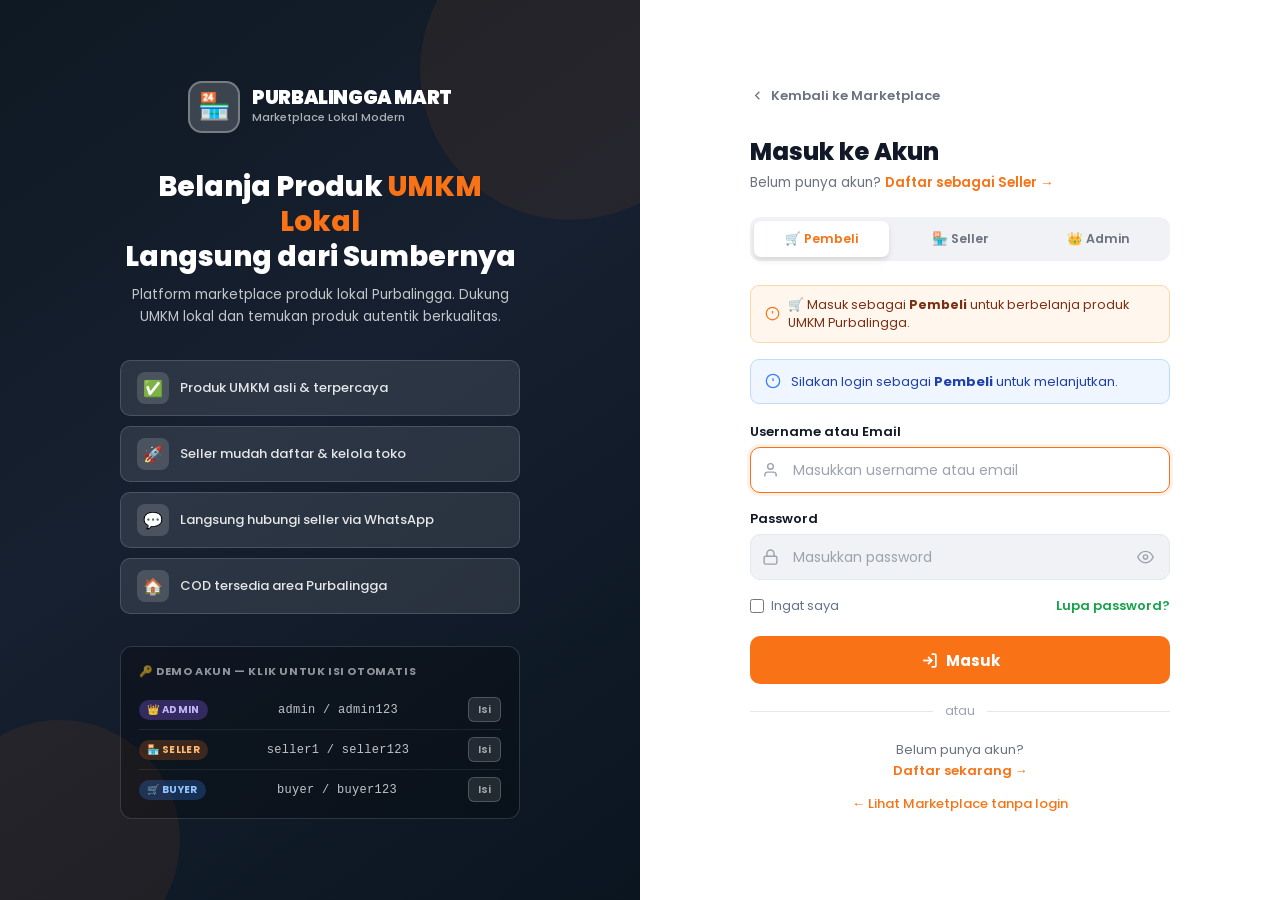
<file: checkout.html>
<!DOCTYPE html>
<html lang="id">
<head>
  <meta charset="UTF-8"/>
  <meta name="viewport" content="width=device-width, initial-scale=1.0"/>
  <title>Checkout — Purbalingga Mart</title>
  <link rel="stylesheet" href="assets/css/checkout.css"/>
  <link rel="stylesheet" href="theme.css" />
</head>
<body>

<!-- NAVBAR -->
<nav class="ck-nav">
  <a href="index.html" class="ck-nav-brand">
    <div class="ck-nav-logo">🏪</div>
    <span class="ck-nav-name">PURBALINGGA MART</span>
  </a>

  <!-- Progress steps -->
  <div class="ck-nav-steps">
    <div class="ck-step done">
      <div class="ck-step-num">✓</div>
      <span>Keranjang</span>
    </div>
    <div class="ck-step-line done"></div>
    <div class="ck-step active">
      <div class="ck-step-num">2</div>
      <span>Checkout</span>
    </div>
    <div class="ck-step-line"></div>
    <div class="ck-step">
      <div class="ck-step-num">3</div>
      <span>Pembayaran</span>
    </div>
  </div>

  <button class="ck-nav-back" onclick="window.history.back()">
    <svg viewBox="0 0 24 24"><polyline points="15,18 9,12 15,6"/></svg>
    Kembali
  </button>
</nav>

<!-- PAGE CONTENT -->
<div class="ck-page" id="ck-page-content">
  <div class="ck-layout">

    <!-- ═══════════════ MAIN COLUMN ═══════════════ -->
    <div class="ck-main">

      <!-- 1. PRODUK YANG DIPESAN -->
      <div class="ck-card">
        <div class="ck-card-head">
          <div class="ck-card-icon green">🛒</div>
          <div>
            <div class="ck-card-title">Produk yang Dipesan</div>
            <div class="ck-card-sub">Pastikan produk sudah sesuai</div>
          </div>
        </div>
        <div class="ck-prod-list" id="ck-product-list">
          <!-- Filled by checkout.js -->
          <div style="padding:40px 20px;text-align:center;color:#94a3b8">
            <div style="font-size:32px;margin-bottom:8px">⏳</div>
            <div>Memuat produk...</div>
          </div>
        </div>
      </div>

      <!-- 2. ALAMAT PENGIRIMAN -->
      <div class="ck-card">
        <div class="ck-card-head">
          <div class="ck-card-icon orange">📍</div>
          <div>
            <div class="ck-card-title">Alamat Pengiriman</div>
            <div class="ck-card-sub">Pastikan alamat lengkap dan benar</div>
          </div>
        </div>
        <div class="ck-card-body">

          <!-- Saved address box -->
          <div class="ck-saved-addr" id="ck-saved-address" style="display:none;margin-bottom:16px">
            <svg viewBox="0 0 24 24"><path d="M21 10c0 7-9 13-9 13S3 17 3 10a9 9 0 0118 0z"/><circle cx="12" cy="10" r="3"/></svg>
            <div class="ck-saved-addr-info">
              <div class="ck-saved-addr-name">— · —</div>
              <div class="ck-saved-addr-detail">Klik untuk menggunakan alamat tersimpan</div>
            </div>
          </div>

          <div class="ck-addr-form">
            <div class="ck-form-grid">
              <div class="ck-form-group">
                <label class="ck-form-label" for="addr-name">Nama Penerima <span class="ck-form-req">*</span></label>
                <input class="ck-form-input" type="text" id="addr-name" placeholder="Nama lengkap penerima" autocomplete="name"/>
              </div>
              <div class="ck-form-group">
                <label class="ck-form-label" for="addr-phone">Nomor HP <span class="ck-form-req">*</span></label>
                <input class="ck-form-input" type="tel" id="addr-phone" placeholder="08xxxxxxxxxx" autocomplete="tel"/>
              </div>
            </div>

            <div class="ck-form-grid">
              <div class="ck-form-group">
                <label class="ck-form-label" for="addr-province">Provinsi <span class="ck-form-req">*</span></label>
                <select class="ck-form-select" id="addr-province">
                  <option value="">-- Pilih Provinsi --</option>
                  <option value="Jawa Tengah" selected>Jawa Tengah</option>
                  <option value="Jawa Barat">Jawa Barat</option>
                  <option value="Jawa Timur">Jawa Timur</option>
                  <option value="DKI Jakarta">DKI Jakarta</option>
                  <option value="DI Yogyakarta">DI Yogyakarta</option>
                  <option value="Banten">Banten</option>
                  <option value="Sumatera Utara">Sumatera Utara</option>
                  <option value="Bali">Bali</option>
                  <option value="Kalimantan">Kalimantan</option>
                  <option value="Sulawesi">Sulawesi</option>
                  <option value="Lainnya">Lainnya</option>
                </select>
              </div>
              <div class="ck-form-group">
                <label class="ck-form-label" for="addr-city">Kota/Kabupaten <span class="ck-form-req">*</span></label>
                <select class="ck-form-select" id="addr-city">
                  <option value="">-- Pilih Kota --</option>
                  <option value="Purbalingga Kota">Kab. Purbalingga</option>
                  <option value="Banyumas">Kab. Banyumas</option>
                  <option value="Cilacap">Kab. Cilacap</option>
                  <option value="Banjarnegara">Kab. Banjarnegara</option>
                  <option value="Kebumen">Kab. Kebumen</option>
                  <option value="Pemalang">Kab. Pemalang</option>
                  <option value="Semarang">Kota Semarang</option>
                  <option value="Yogyakarta">Kota Yogyakarta</option>
                  <option value="Jakarta">DKI Jakarta</option>
                  <option value="Bandung">Kota Bandung</option>
                  <option value="Surabaya">Kota Surabaya</option>
                  <option value="Lainnya">Kota/Kab Lainnya</option>
                </select>
              </div>
            </div>

            <div class="ck-form-grid">
              <div class="ck-form-group">
                <label class="ck-form-label" for="addr-district">Kecamatan</label>
                <input class="ck-form-input" type="text" id="addr-district" placeholder="Nama kecamatan"/>
              </div>
              <div class="ck-form-group">
                <label class="ck-form-label" for="addr-postal">Kode Pos</label>
                <input class="ck-form-input" type="text" id="addr-postal" placeholder="53311" maxlength="5"/>
              </div>
            </div>

            <div class="ck-form-group ck-form-full">
              <label class="ck-form-label" for="addr-detail">Alamat Lengkap <span class="ck-form-req">*</span></label>
              <textarea class="ck-form-textarea" id="addr-detail" rows="3"
                        placeholder="Nama jalan, nomor rumah, RT/RW, patokan, dll."></textarea>
              <div class="ck-form-hint">Contoh: Jl. Mawar No. 5, RT 02/RW 03, dekat Masjid Al-Ikhlas</div>
            </div>
          </div>

        </div>
      </div>

      <!-- 3. PILIH PENGIRIMAN -->
      <div class="ck-card">
        <div class="ck-card-head">
          <div class="ck-card-icon blue">🚚</div>
          <div>
            <div class="ck-card-title">Metode Pengiriman</div>
            <div class="ck-card-sub">Ongkir otomatis berdasarkan lokasi</div>
          </div>
        </div>
        <div class="ck-card-body">
          <div class="ck-shipping-opts" id="ck-shipping-opts">
            <!-- Filled by checkout.js -->
            <div style="padding:20px;text-align:center;color:#94a3b8;font-size:13px">Pilih kota tujuan untuk melihat opsi pengiriman</div>
          </div>
        </div>
      </div>

      <!-- 4. METODE PEMBAYARAN -->
      <div class="ck-card">
        <div class="ck-card-head">
          <div class="ck-card-icon purple">💳</div>
          <div>
            <div class="ck-card-title">Metode Pembayaran</div>
            <div class="ck-card-sub">Pilih metode yang paling nyaman</div>
          </div>
        </div>
        <div class="ck-card-body">
          <div class="ck-pay-grid" id="ck-payment-grid">
            <!-- Filled by checkout.js -->
          </div>

          <!-- Bank transfer detail -->
          <div class="ck-bank-detail" id="ck-bank-detail">
            <div class="ck-bank-row">
              <span class="ck-bank-label">Bank BCA</span>
              <div style="display:flex;align-items:center;gap:8px">
                <span class="ck-bank-value" id="bca-number">1234567890</span>
                <button class="ck-copy-btn" data-val="1234567890">Salin</button>
              </div>
            </div>
            <div class="ck-bank-row">
              <span class="ck-bank-label">Bank BRI</span>
              <div style="display:flex;align-items:center;gap:8px">
                <span class="ck-bank-value">0987654321</span>
                <button class="ck-copy-btn" data-val="0987654321">Salin</button>
              </div>
            </div>
            <div class="ck-bank-row">
              <span class="ck-bank-label">Bank Mandiri</span>
              <div style="display:flex;align-items:center;gap:8px">
                <span class="ck-bank-value">1122334455</span>
                <button class="ck-copy-btn" data-val="1122334455">Salin</button>
              </div>
            </div>
            <div class="ck-bank-row" style="border-top:1px solid #dbeafe;margin-top:4px;padding-top:8px">
              <span class="ck-bank-label">a.n.</span>
              <span class="ck-bank-value">Purbalingga Mart</span>
            </div>
            <div style="font-size:11.5px;color:#1e40af;margin-top:8px;font-weight:500">
              ⚠️ Transfer sesuai total tagihan. Upload bukti ke seller via WhatsApp setelah transfer.
            </div>
          </div>

          <!-- E-wallet detail -->
          <div class="ck-bank-detail" id="ck-ewallet-detail" style="background:#f0fdf4;border-color:#bbf7d0">
            <div class="ck-bank-row" style="border-color:#bbf7d0">
              <span class="ck-bank-label" style="color:#15803d">GoPay / OVO / Dana</span>
              <div style="display:flex;align-items:center;gap:8px">
                <span class="ck-bank-value" style="color:#15803d">0812-3456-7890</span>
                <button class="ck-copy-btn" data-val="081234567890" style="background:#bbf7d0;color:#15803d">Salin</button>
              </div>
            </div>
            <div style="font-size:11.5px;color:#15803d;margin-top:6px;font-weight:500">
              ✅ Transfer ke nomor di atas lalu konfirmasi ke seller via WhatsApp.
            </div>
          </div>

          <!-- QRIS box -->
          <!-- QRIS box — diisi otomatis dari Supabase oleh PM_QRIS.renderInCheckout() -->
          <div class="ck-qris-box" id="ck-qris-box">
            <div style="text-align:center;padding:20px;color:#94a3b8">
              <div style="font-size:22px;margin-bottom:6px">⏳</div>
              <div style="font-size:12px">Memuat QRIS...</div>
            </div>
          </div>

        </div>
      </div>

      <!-- 5. VOUCHER -->
      <div class="ck-card">
        <div class="ck-card-head">
          <div class="ck-card-icon orange">🎟️</div>
          <div>
            <div class="ck-card-title">Voucher & Promo</div>
            <div class="ck-card-sub">Masukkan kode untuk mendapatkan diskon</div>
          </div>
        </div>
        <div class="ck-card-body">
          <div class="ck-voucher-row">
            <input class="ck-voucher-input" type="text" id="ck-voucher-input"
                   placeholder="Contoh: HEMAT10 atau GRATISONGKIR"/>
            <button class="ck-voucher-btn" id="ck-voucher-btn">Pakai</button>
          </div>

          <!-- Applied badge -->
          <div class="ck-voucher-applied" id="ck-voucher-applied">
            <div class="ck-voucher-applied-txt">✅ <span id="ck-voucher-label">Voucher Aktif</span></div>
            <button class="ck-voucher-remove" id="ck-voucher-remove">Hapus</button>
          </div>

          <!-- Available vouchers chips -->
          <div class="ck-voucher-list" id="ck-voucher-chips">
            <!-- Filled by checkout.js -->
          </div>
          <div style="font-size:11.5px;color:#94a3b8;margin-top:8px">
            💡 Coba: <strong>HEMAT10</strong>, <strong>HEMAT20</strong>, <strong>GRATISONGKIR</strong>, <strong>DISKON50</strong>
          </div>
        </div>
      </div>

    </div><!-- /ck-main -->

    <!-- ═══════════════ SIDEBAR SUMMARY ═══════════════ -->
    <aside class="ck-aside">
      <div class="ck-card ck-summary">
        <div class="ck-sum-title">Ringkasan Pesanan</div>

        <!-- Product preview -->
        <div id="ck-sum-products">
          <!-- Filled by checkout.js -->
        </div>

        <div class="ck-sum-body">
          <div class="ck-sum-row">
            <span>Subtotal</span>
            <span class="ck-sum-val" id="sum-subtotal">Rp 0</span>
          </div>
          <div class="ck-sum-row">
            <span>Jumlah Item</span>
            <span class="ck-sum-val" id="sum-items">0 produk</span>
          </div>
          <div class="ck-sum-row">
            <span>Ongkos Kirim</span>
            <span class="ck-sum-val" id="sum-shipping">—</span>
          </div>
          <div class="ck-sum-row" id="sum-discount-row" style="display:none">
            <span>Diskon Voucher</span>
            <span class="ck-sum-val red" id="sum-discount">Rp 0</span>
          </div>
          <div class="ck-sum-row">
            <span>Biaya Layanan</span>
            <span class="ck-sum-val" id="sum-service">Rp 0</span>
          </div>
          <div class="ck-sum-divider"></div>
          <div class="ck-sum-row total">
            <span>TOTAL</span>
            <span id="sum-total">Rp 0</span>
          </div>
        </div>

        <div style="padding:0 16px 16px">
          <button class="ck-submit-btn" id="ck-submit-btn" disabled>
            <svg viewBox="0 0 24 24"><polyline points="20,6 9,17 4,12"/></svg>
            Buat Pesanan · <span id="sum-btn-total">Rp 0</span>
          </button>
          <div class="ck-security">
            <svg viewBox="0 0 24 24"><path d="M12 22s8-4 8-10V5l-8-3-8 3v7c0 6 8 10 8 10z"/></svg>
            Transaksi aman & terenkripsi
          </div>
          <div style="text-align:center;font-size:11.5px;color:#94a3b8;margin-top:8px">
            Dengan menekan tombol di atas, Anda menyetujui
            <a href="#" style="color:#16a34a" onclick="return false">Syarat & Ketentuan</a> kami.
          </div>
        </div>
      </div>

      <!-- Why trust us -->
      <div style="background:#fff;border:1px solid #e2e8f0;border-radius:14px;padding:16px 18px;margin-top:14px">
        <div style="font-size:12.5px;font-weight:700;color:#1e293b;margin-bottom:12px">🛡️ Belanja Aman di Purbalingga Mart</div>
        <div style="display:flex;flex-direction:column;gap:8px">
          <div style="display:flex;align-items:center;gap:10px;font-size:12.5px;color:#475569">
            <span style="font-size:16px">✅</span><span>Produk UMKM asli & terpercaya</span>
          </div>
          <div style="display:flex;align-items:center;gap:10px;font-size:12.5px;color:#475569">
            <span style="font-size:16px">💚</span><span>COD tersedia area Purbalingga</span>
          </div>
          <div style="display:flex;align-items:center;gap:10px;font-size:12.5px;color:#475569">
            <span style="font-size:16px">🔒</span><span>Data transaksi aman & privat</span>
          </div>
          <div style="display:flex;align-items:center;gap:10px;font-size:12.5px;color:#475569">
            <span style="font-size:16px">🔄</span><span>Mudah komplain ke seller</span>
          </div>
        </div>
      </div>
    </aside>

  </div><!-- /ck-layout -->
</div><!-- /ck-page -->

<div id="ck-toast-wrap" class="ck-toast-wrap"></div>

<!-- Scripts -->
<script src="auth.js"></script>
<script src="supabase-config.js"></script>
<script src="assets/js/storage.js"></script>
<script src="assets/js/transaction.js"></script>
<script src="assets/js/checkout.js"></script>

<!-- Auto-render QRIS saat payment QRIS dipilih -->
<script>
  document.addEventListener('DOMContentLoaded', () => {
    // Patch showPaymentDetail supaya render QRIS dari Supabase
    const _origRender = window.PM_CHECKOUT;
    document.getElementById('ck-payment-grid')?.addEventListener('click', (e) => {
      const card = e.target.closest('.ck-pay-card');
      if (card && card.dataset.method === 'qris') {
        setTimeout(() => {
          if (typeof PM_QRIS !== 'undefined') PM_QRIS.renderInCheckout();
        }, 50);
      }
    });
  });
</script>

<!-- Update cart.js checkout() to redirect to checkout page -->
<script>
  document.addEventListener('DOMContentLoaded', () => {
    if (window.PM_CART) {
      PM_CART.checkout = function() {
        const cart = PM_DB.getCart();
        if (!cart.length) { PM_AUTH.toast('Keranjang kosong!','err'); return; }
        if (!PM_AUTH.isLoggedIn()) { PM_AUTH.showLoginModal(); return; }
        window.location.href = 'checkout.html';
      };
    }
  });
</script>
</body>
</html>
</file>
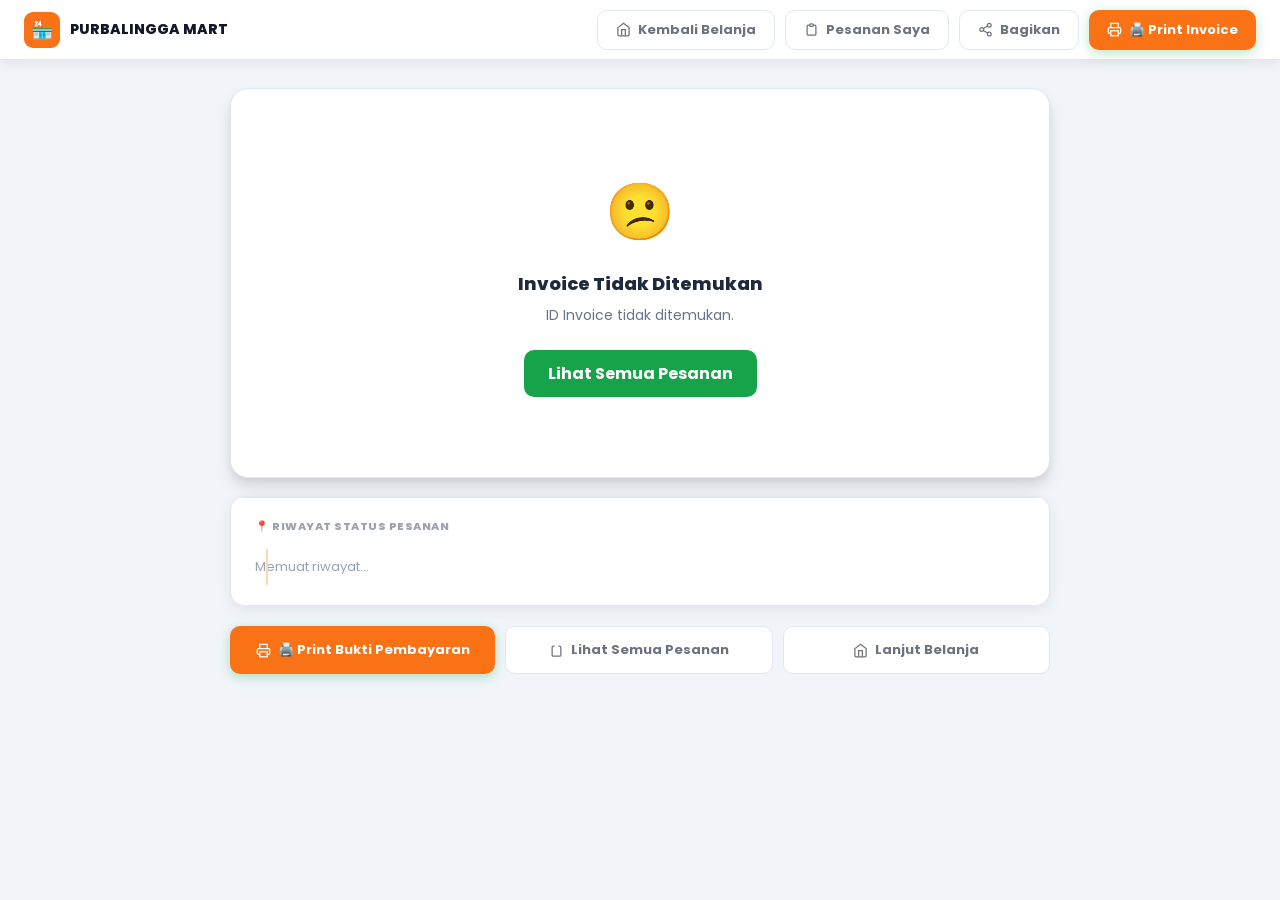
<file: invoice.html>
<!DOCTYPE html>
<html lang="id">
<head>
  <meta charset="UTF-8"/>
  <meta name="viewport" content="width=device-width, initial-scale=1.0"/>
  <title>Invoice — Purbalingga Mart</title>
  <link rel="stylesheet" href="assets/css/invoice.css"/>
  <link rel="stylesheet" href="theme.css" />
</head>
<body>

<!-- NAVBAR (hidden on print) -->
<nav class="inv-nav no-print">
  <a href="index.html" class="inv-nav-brand">
    <div class="inv-nav-logo">🏪</div>
    <span class="inv-nav-name">PURBALINGGA MART</span>
  </a>
  <div class="inv-nav-acts">
    <button class="inv-btn inv-btn-outline" id="inv-home-btn">
      <svg viewBox="0 0 24 24"><path d="M3 9l9-7 9 7v11a2 2 0 01-2 2H5a2 2 0 01-2-2z"/><polyline points="9,22 9,12 15,12 15,22"/></svg>
      Kembali Belanja
    </button>
    <button class="inv-btn inv-btn-outline" id="inv-orders-btn">
      <svg viewBox="0 0 24 24"><path d="M9 5H7a2 2 0 00-2 2v12a2 2 0 002 2h10a2 2 0 002-2V7a2 2 0 00-2-2h-2"/><rect x="9" y="3" width="6" height="4" rx="2"/></svg>
      Pesanan Saya
    </button>
    <button class="inv-btn inv-btn-outline no-print" id="inv-share-btn">
      <svg viewBox="0 0 24 24"><circle cx="18" cy="5" r="3"/><circle cx="6" cy="12" r="3"/><circle cx="18" cy="19" r="3"/><line x1="8.59" y1="13.51" x2="15.42" y2="17.49"/><line x1="15.41" y1="6.51" x2="8.59" y2="10.49"/></svg>
      Bagikan
    </button>
    <button class="inv-btn inv-btn-primary no-print" id="inv-print-btn">
      <svg viewBox="0 0 24 24"><polyline points="6,9 6,2 18,2 18,9"/><path d="M6 18H4a2 2 0 01-2-2v-5a2 2 0 012-2h16a2 2 0 012 2v5a2 2 0 01-2 2h-2"/><rect x="6" y="14" width="12" height="8"/></svg>
      🖨️ Print Invoice
    </button>
  </div>
</nav>

<div class="inv-page">

  <!-- Status banner (hidden on print) -->
  <div class="inv-status-banner pending no-print" id="inv-status-banner">
    <div class="inv-status-icon">⏳</div>
    <div class="inv-status-info">
      <h3>Memuat status...</h3>
      <p>Sedang mengambil data invoice...</p>
    </div>
  </div>

  <!-- THE PRINTABLE INVOICE -->
  <div id="invoice-print-area">
    <!-- Filled by invoice.js -->
    <div style="padding:80px 20px;text-align:center;color:#94a3b8">
      <div style="font-size:40px;margin-bottom:12px">🧾</div>
      <div style="font-size:15px;font-weight:600;color:#475569">Memuat invoice...</div>
    </div>
  </div>

  <!-- Timeline (visible on screen, hidden on print by print CSS if you want) -->
  <div style="background:#fff;border:1px solid #e2e8f0;border-radius:14px;margin-top:18px;overflow:hidden;box-shadow:0 4px 14px rgba(0,0,0,.07)">
    <div class="inv-timeline">
      <div class="inv-timeline-title">📍 Riwayat Status Pesanan</div>
      <div class="inv-timeline-list" id="inv-timeline">
        <!-- Filled by invoice.js -->
        <div style="color:#94a3b8;font-size:13px;padding:8px 0">Memuat riwayat...</div>
      </div>
    </div>
  </div>

  <!-- Action bar at bottom (hidden on print) -->
  <div class="no-print" style="display:flex;gap:10px;margin-top:20px;flex-wrap:wrap">
    <button onclick="window.print()" class="inv-btn inv-btn-primary" style="flex:1;justify-content:center;padding:13px">
      <svg viewBox="0 0 24 24"><polyline points="6,9 6,2 18,2 18,9"/><path d="M6 18H4a2 2 0 01-2-2v-5a2 2 0 012-2h16a2 2 0 012 2v5a2 2 0 01-2 2h-2"/><rect x="6" y="14" width="12" height="8"/></svg>
      🖨️ Print Bukti Pembayaran
    </button>
    <a href="orders.html" class="inv-btn inv-btn-outline" style="flex:1;justify-content:center;padding:13px">
      <svg viewBox="0 0 24 24"><path d="M9 5H7a2 2 0 00-2 2v12a2 2 0 002 2h10a2 2 0 002-2V7a2 2 0 00-2-2h-2"/></svg>
      Lihat Semua Pesanan
    </a>
    <a href="index.html" class="inv-btn inv-btn-outline" style="flex:1;justify-content:center;padding:13px">
      <svg viewBox="0 0 24 24"><path d="M3 9l9-7 9 7v11a2 2 0 01-2 2H5a2 2 0 01-2-2z"/><polyline points="9,22 9,12 15,12 15,22"/></svg>
      Lanjut Belanja
    </a>
  </div>

</div><!-- /inv-page -->

<!-- Scripts -->
<script src="auth.js"></script>
<script src="supabase-config.js"></script>
<script src="assets/js/storage.js"></script>
<script src="assets/js/transaction.js"></script>
<script src="assets/js/invoice.js"></script>
</body>
</html>
</file>
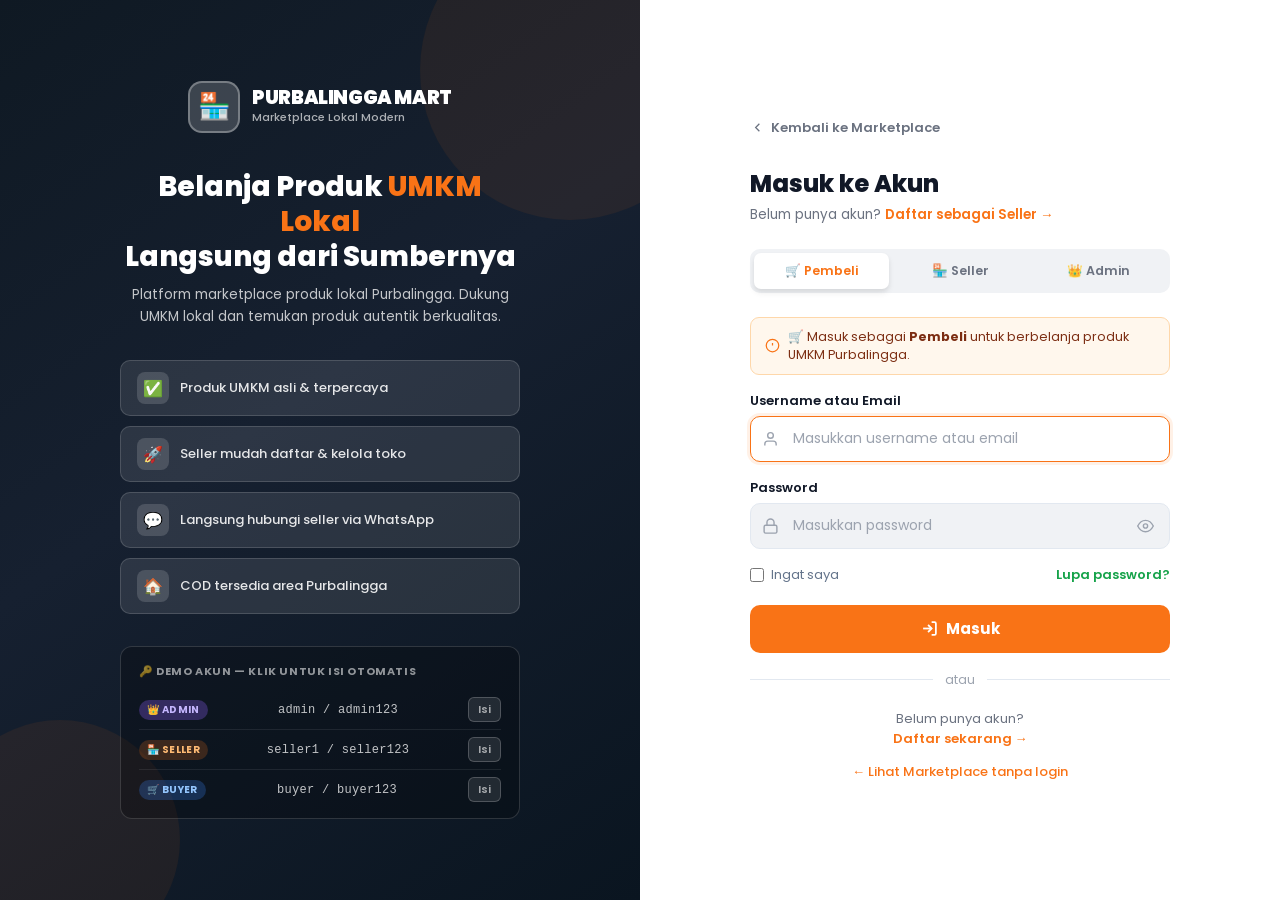
<file: login.html>
<!DOCTYPE html>
<html lang="id">
<head>
  <meta charset="UTF-8"/>
  <meta name="viewport" content="width=device-width, initial-scale=1.0"/>
  <title>Masuk — Purbalingga Mart</title>
  <link rel="stylesheet" href="login.css"/>
  <link rel="stylesheet" href="theme.css" />
</head>
<body>

<div class="auth-page">

  <!-- ============================================================
       LEFT PANEL — Branding
       ============================================================ -->
  <div class="auth-left">
    <div class="auth-left-content">

      <!-- Brand -->
      <div class="al-brand">
        <div class="al-logo">🏪</div>
        <div class="al-brand-texts">
          <div class="al-brand-name">PURBALINGGA MART</div>
          <div class="al-brand-sub">Marketplace Lokal Modern</div>
        </div>
      </div>

      <h2 class="al-headline">Belanja Produk <em>UMKM Lokal</em><br>Langsung dari Sumbernya</h2>
      <p class="al-desc">Platform marketplace produk lokal Purbalingga. Dukung UMKM lokal dan temukan produk autentik berkualitas.</p>

      <!-- Features -->
      <div class="al-features">
        <div class="al-feat">
          <div class="al-feat-icon">✅</div>
          <div class="al-feat-text">Produk UMKM asli & terpercaya</div>
        </div>
        <div class="al-feat">
          <div class="al-feat-icon">🚀</div>
          <div class="al-feat-text">Seller mudah daftar & kelola toko</div>
        </div>
        <div class="al-feat">
          <div class="al-feat-icon">💬</div>
          <div class="al-feat-text">Langsung hubungi seller via WhatsApp</div>
        </div>
        <div class="al-feat">
          <div class="al-feat-icon">🏠</div>
          <div class="al-feat-text">COD tersedia area Purbalingga</div>
        </div>
      </div>

      <!-- Demo credentials -->
      <div class="al-creds">
        <div class="al-creds-title">🔑 Demo Akun — Klik untuk isi otomatis</div>

        <div class="al-creds-row">
          <span class="al-creds-role cr-admin">👑 Admin</span>
          <span class="al-creds-detail">admin / admin123</span>
          <button class="al-creds-btn" onclick="fillDemo('admin','admin123','admin')">Isi</button>
        </div>
        <div class="al-creds-row">
          <span class="al-creds-role cr-seller">🏪 Seller</span>
          <span class="al-creds-detail">seller1 / seller123</span>
          <button class="al-creds-btn" onclick="fillDemo('seller1','seller123','seller')">Isi</button>
        </div>
        <div class="al-creds-row">
          <span class="al-creds-role cr-buyer">🛒 Buyer</span>
          <span class="al-creds-detail">buyer / buyer123</span>
          <button class="al-creds-btn" onclick="fillDemo('buyer','buyer123','buyer')">Isi</button>
        </div>
      </div>

    </div>
  </div>

  <!-- ============================================================
       RIGHT PANEL — Form
       ============================================================ -->
  <div class="auth-right">
    <div class="auth-form-wrap">

      <!-- Back link -->
      <a href="index.html" class="auth-back">
        <svg viewBox="0 0 24 24"><polyline points="15,18 9,12 15,6"/></svg>
        Kembali ke Marketplace
      </a>

      <!-- Heading -->
      <h1 class="auth-heading">Masuk ke Akun</h1>
      <p class="auth-sub">Belum punya akun? <a href="register-store.html">Daftar sebagai Seller →</a></p>

      <!-- Role Tabs -->
      <div class="role-tabs" role="tablist" aria-label="Pilih tipe akun">
        <button class="role-tab active" data-role="buyer"  role="tab">🛒 Pembeli</button>
        <button class="role-tab"        data-role="seller" role="tab">🏪 Seller</button>
        <button class="role-tab"        data-role="admin"  role="tab">👑 Admin</button>
      </div>

      <!-- Role info -->
      <div class="role-info">
        <svg viewBox="0 0 24 24"><circle cx="12" cy="12" r="10"/><line x1="12" y1="8" x2="12" y2="12"/><line x1="12" y1="16" x2="12.01" y2="16"/></svg>
        <span id="role-info-text"></span>
      </div>

      <!-- Alert -->
      <div class="auth-alert" id="login-alert" role="alert">
        <svg viewBox="0 0 24 24"><circle cx="12" cy="12" r="10"/><line x1="12" y1="8" x2="12" y2="12"/><line x1="12" y1="16" x2="12.01" y2="16"/></svg>
        <span id="login-alert-msg"></span>
      </div>

      <!-- Form -->
      <form id="login-form" novalidate autocomplete="off" onsubmit="return false">

        <!-- Username -->
        <div class="form-group">
          <label class="form-label" for="login-user">Username atau Email</label>
          <div class="input-wrap">
            <svg class="fi" viewBox="0 0 24 24"><path d="M20 21v-2a4 4 0 00-4-4H8a4 4 0 00-4 4v2"/><circle cx="12" cy="7" r="4"/></svg>
            <input
              class="form-input" type="text" id="login-user"
              placeholder="Masukkan username atau email"
              autocomplete="username" spellcheck="false"
              aria-label="Username atau Email"
            />
          </div>
        </div>

        <!-- Password -->
        <div class="form-group">
          <label class="form-label" for="login-pass">Password</label>
          <div class="input-wrap">
            <svg class="fi" viewBox="0 0 24 24"><rect x="3" y="11" width="18" height="11" rx="2"/><path d="M7 11V7a5 5 0 0110 0v4"/></svg>
            <input
              class="form-input" type="password" id="login-pass"
              placeholder="Masukkan password"
              autocomplete="current-password"
              aria-label="Password"
              style="padding-right:44px"
            />
            <button type="button" class="pass-toggle" id="pass-toggle-btn" aria-label="Tampilkan password">
              <svg viewBox="0 0 24 24"><path d="M1 12s4-8 11-8 11 8 11 8-4 8-11 8-11-8-11-8z"/><circle cx="12" cy="12" r="3"/></svg>
            </button>
          </div>
        </div>

        <!-- Remember me -->
        <div style="display:flex;align-items:center;justify-content:space-between;margin-bottom:20px">
          <label style="display:flex;align-items:center;gap:7px;font-size:13px;color:#64748b;cursor:pointer">
            <input type="checkbox" id="remember-me" style="accent-color:#16a34a;width:14px;height:14px">
            Ingat saya
          </label>
          <a href="#" style="font-size:13px;color:#16a34a;font-weight:600" onclick="PM_AUTH.toast('Fitur reset password segera hadir!','info');return false">Lupa password?</a>
        </div>

        <!-- Submit -->
        <button type="button" class="form-submit" id="login-submit">
          <svg viewBox="0 0 24 24"><path d="M15 3h4a2 2 0 012 2v14a2 2 0 01-2 2h-4"/><polyline points="10,17 15,12 10,7"/><line x1="15" y1="12" x2="3" y2="12"/></svg>
          Masuk
        </button>

      </form>

      <!-- Divider -->
      <div class="form-divider">atau</div>

      <!-- Register link -->
      <div class="auth-footer-text">
        Belum punya akun?<br>
        <a href="register-store.html">Daftar sekarang →</a>
      </div>

      <!-- Go back -->
      <div class="auth-footer-text" style="margin-top:12px">
        <a href="index.html" style="color:#94a3b8;font-weight:500">← Lihat Marketplace tanpa login</a>
      </div>

    </div>
  </div>

</div><!-- /auth-page -->

<script src="auth.js"></script>
<script src="login.js"></script>

</body>
</html>
</file>
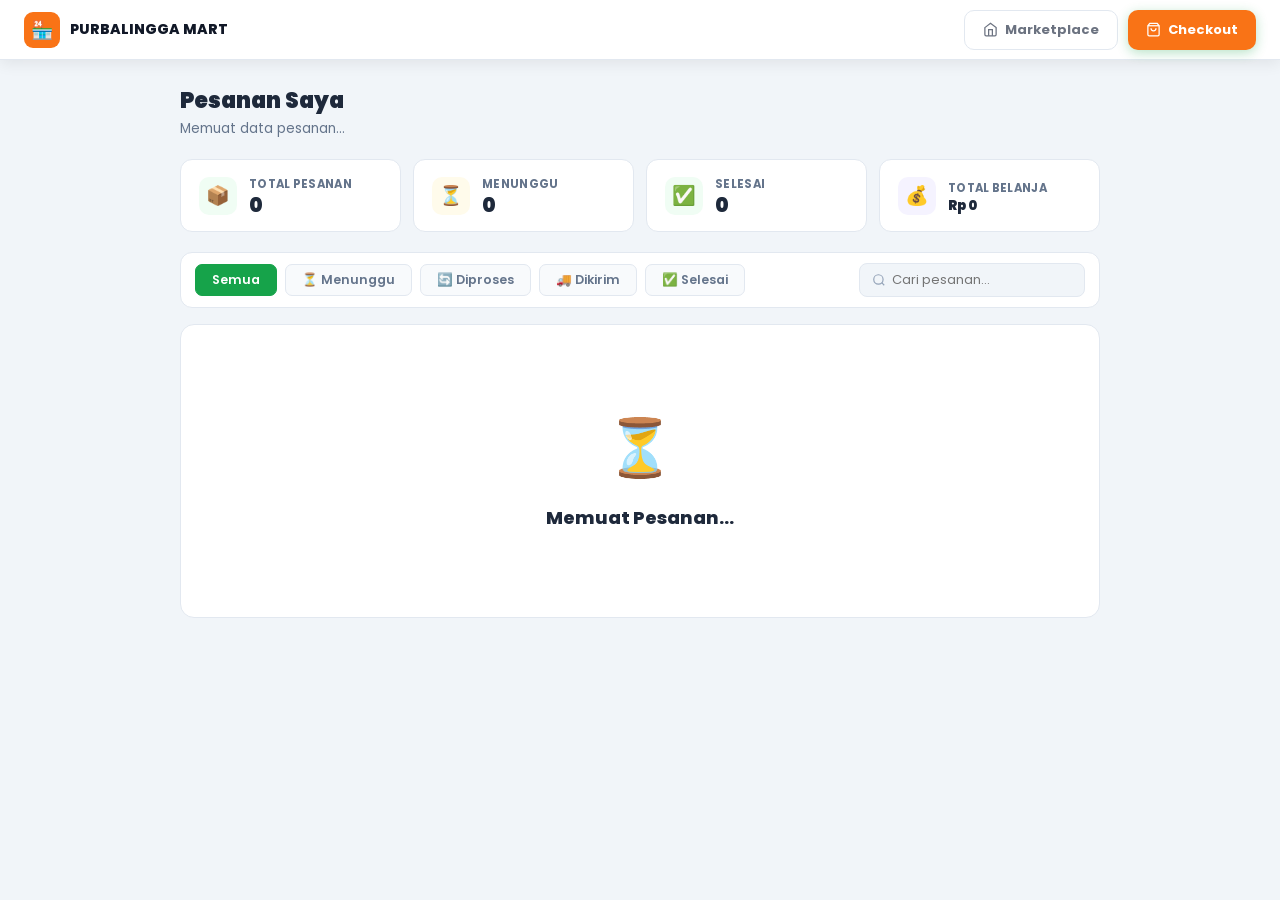
<file: orders.html>
<!DOCTYPE html>
<html lang="id">
<head>
  <meta charset="UTF-8"/>
  <meta name="viewport" content="width=device-width, initial-scale=1.0"/>
  <title>Pesanan Saya — Purbalingga Mart</title>
  <link rel="stylesheet" href="assets/css/invoice.css"/>
  <style>
    /* ── Orders page styles ── */
    .ord-page { max-width: 960px; margin: 0 auto; padding: 24px 20px 60px; }

    /* Stats */
    .ord-stats { display: grid; grid-template-columns: repeat(4,1fr); gap: 12px; margin-bottom: 20px; }
    .ord-stat  { background:#fff; border:1px solid #e2e8f0; border-radius:12px; padding:16px 18px; display:flex; align-items:center; gap:12px; }
    .ord-stat-ico { width:38px; height:38px; border-radius:10px; display:grid; place-items:center; font-size:19px; flex-shrink:0; }
    .ord-stat-label { font-size:11.5px; font-weight:700; color:#64748b; text-transform:uppercase; letter-spacing:.3px; }
    .ord-stat-val   { font-size:20px; font-weight:900; color:#1e293b; line-height:1; margin-top:2px; }

    /* Filters */
    .ord-filters { display:flex; gap:8px; background:#fff; border:1px solid #e2e8f0; border-radius:12px; padding:10px 14px; margin-bottom:16px; flex-wrap:wrap; align-items:center; }
    .ord-filter-btn { padding:6px 16px; border:1.5px solid #e2e8f0; border-radius:7px; background:#f8fafc; font-size:12.5px; font-weight:600; color:#64748b; cursor:pointer; font-family:'Poppins',sans-serif; transition:all .2s; }
    .ord-filter-btn:hover  { border-color:#16a34a; color:#16a34a; }
    .ord-filter-btn.active { background:#16a34a; border-color:#16a34a; color:#fff; }
    .ord-search { margin-left:auto; display:flex; align-items:center; gap:6px; background:#f1f5f9; border:1.5px solid #e2e8f0; border-radius:8px; padding:6px 12px; }
    .ord-search input { border:none; background:transparent; font-size:13px; font-family:'Poppins',sans-serif; outline:none; color:#1e293b; width:180px; }
    .ord-search svg { width:14px; height:14px; stroke:#94a3b8; fill:none; stroke-width:2; flex-shrink:0; }

    /* Order list */
    #orders-list { display:flex; flex-direction:column; gap:14px; }

    /* Order card */
    .ord-card { background:#fff; border:1px solid #e2e8f0; border-radius:14px; overflow:hidden; box-shadow:0 2px 10px rgba(0,0,0,.05); transition:all .2s; }
    .ord-card:hover { box-shadow:0 6px 22px rgba(0,0,0,.08); transform:translateY(-1px); }

    .ord-card-head { display:flex; align-items:center; justify-content:space-between; padding:12px 18px; background:#f8fafc; border-bottom:1px solid #f1f5f9; }
    .ord-card-head-left { display:flex; align-items:center; gap:10px; }
    .ord-txid { font-size:12px; color:#94a3b8; font-family:'Courier New',monospace; letter-spacing:.3px; }
    .ord-date  { font-size:12px; color:#94a3b8; }

    /* Status badges */
    .ord-status-badge { padding:4px 11px; border-radius:6px; font-size:11px; font-weight:800; text-transform:uppercase; letter-spacing:.3px; }
    .os-pending  { background:#fef3c7; color:#92400e; }
    .os-process  { background:#dbeafe; color:#1e40af; }
    .os-sent     { background:#fed7aa; color:#9a3412; }
    .os-done     { background:#dcfce7; color:#14532d; }

    /* Products */
    .ord-products { padding:14px 18px; display:flex; flex-direction:column; gap:10px; }
    .ord-prod-row { display:flex; align-items:center; gap:12px; }
    .ord-prod-row img { width:50px; height:50px; border-radius:9px; object-fit:cover; border:1px solid #f1f5f9; flex-shrink:0; }
    .ord-prod-info { flex:1; min-width:0; }
    .ord-prod-name { font-size:13px; font-weight:700; color:#1e293b; white-space:nowrap; overflow:hidden; text-overflow:ellipsis; }
    .ord-prod-meta { font-size:11.5px; color:#94a3b8; margin-top:1px; }
    .ord-prod-ship { font-size:11px; color:#15803d; margin-top:2px; font-weight:600; }
    .ord-prod-sub  { font-size:13px; font-weight:800; color:#16a34a; white-space:nowrap; }
    .ord-more-items{ font-size:12px; color:#64748b; font-weight:600; padding:4px 0; }
    .ord-buyer-info{ padding:0 18px 10px; font-size:12px; color:#94a3b8; display:flex; align-items:center; gap:6px; }
    .ord-buyer-info svg { width:13px; height:13px; stroke:currentColor; fill:none; stroke-width:2; flex-shrink:0; }

    /* Footer */
    .ord-card-foot { display:flex; align-items:center; justify-content:space-between; padding:12px 18px; border-top:1px solid #f8fafc; flex-wrap:wrap; gap:10px; }
    .ord-payment   { display:flex; align-items:center; gap:10px; flex-wrap:wrap; }
    .ord-pay-method{ background:#f1f5f9; color:#64748b; padding:3px 10px; border-radius:5px; font-size:11px; font-weight:700; text-transform:none; letter-spacing:.3px; white-space:nowrap; }
    .ord-total-label{ font-size:13px; color:#64748b; }
    .ord-total     { font-weight:900; color:#16a34a; font-size:15px; }
    .ord-actions   { display:flex; gap:7px; flex-wrap:wrap; }
    .ord-btn { padding:7px 14px; border-radius:7px; font-size:12.5px; font-weight:700; cursor:pointer; font-family:'Poppins',sans-serif; border:1.5px solid #e2e8f0; background:#fff; color:#64748b; transition:all .2s; text-decoration:none; display:inline-flex; align-items:center; gap:5px; }
    .ord-btn:hover { border-color:#16a34a; color:#16a34a; }
    .ord-btn-invoice { background:#f0fdf4; border-color:#dcfce7; color:#15803d; }
    .ord-btn-invoice:hover { background:#dcfce7; }
    .ord-btn-print { background:#eff6ff; border-color:#bfdbfe; color:#1e40af; }
    .ord-btn-print:hover { background:#dbeafe; }
    .ord-btn-status { background:#16a34a; border-color:#16a34a; color:#fff; }
    .ord-btn-status:hover { background:#15803d; }

    /* Empty */
    .ord-empty { text-align:center; padding:80px 20px; background:#fff; border:1px solid #e2e8f0; border-radius:14px; }
    .ord-empty-icon  { font-size:56px; margin-bottom:14px; }
    .ord-empty-title { font-size:18px; font-weight:800; color:#1e293b; margin-bottom:6px; }
    .ord-empty-desc  { font-size:13.5px; color:#64748b; margin-bottom:20px; }
    .ord-empty-btn   { display:inline-flex; align-items:center; gap:8px; padding:10px 24px; background:#16a34a; color:#fff; border-radius:9px; font-weight:700; text-decoration:none; font-size:13.5px; }

    /* Admin stats */
    #admin-tx-stats { background:#fff; border:1px solid #e2e8f0; border-radius:12px; padding:16px 18px; margin-bottom:18px; }

    @media(max-width:700px) {
      .ord-stats { grid-template-columns:1fr 1fr; }
      .ord-search { display:none; }
      .ord-card-foot { flex-direction:column; align-items:flex-start; }
    }
    @media(max-width:480px) {
      .ord-stats { grid-template-columns:1fr 1fr; }
      .ord-prod-sub { display:none; }
    }
  
    /* ── Orange Theme Overrides ── */
    :root { --g: #f97316; --g-dk: #ea6e0e; --g-lt: #fed7aa; --g-xlt: #fff7ed; }
    .ord-nav-logo, .pf-nav-logo { background: #0f1923 !important; }
    .ord-tab-bar { border-bottom-color: #e2e8f0; }
    .ord-tab.active { color: #f97316 !important; border-bottom-color: #f97316 !important; }
    .ord-tab:hover { color: #f97316 !important; }
    .ord-status-badge.pending { background: #fff7ed !important; color: #c2570a !important; }
    .ord-status-badge.confirmed { background: #fff7ed !important; color: #f97316 !important; }
    .btn-prim, .ord-action-btn.primary { background: #f97316 !important; color: #fff !important; border: none !important; }
    .btn-prim:hover, .ord-action-btn.primary:hover { background: #ea6e0e !important; }
    a[style*='#16a34a'], span[style*='#16a34a'] { color: #f97316 !important; }
    .ord-price-total { color: #0f1923 !important; font-weight: 800 !important; }

  </style>
  <link rel="stylesheet" href="theme.css" />
</head>
<body>

<!-- NAVBAR -->
<nav class="inv-nav">
  <a href="index.html" class="inv-nav-brand">
    <div class="inv-nav-logo">🏪</div>
    <span class="inv-nav-name">PURBALINGGA MART</span>
  </a>
  <div class="inv-nav-acts">
    <a href="index.html" class="inv-btn inv-btn-outline">
      <svg viewBox="0 0 24 24"><path d="M3 9l9-7 9 7v11a2 2 0 01-2 2H5a2 2 0 01-2-2z"/><polyline points="9,22 9,12 15,12 15,22"/></svg>
      Marketplace
    </a>
    <a href="checkout.html" class="inv-btn inv-btn-primary">
      <svg viewBox="0 0 24 24"><path d="M6 2L3 6v14a2 2 0 002 2h14a2 2 0 002-2V6l-3-4z"/><line x1="3" y1="6" x2="21" y2="6"/><path d="M16 10a4 4 0 01-8 0"/></svg>
      Checkout
    </a>
  </div>
</nav>

<div class="ord-page">

  <!-- Page heading -->
  <div style="margin-bottom:20px">
    <h1 style="font-size:22px;font-weight:900;color:#1e293b" id="orders-heading">Pesanan Saya</h1>
    <p style="font-size:13.5px;color:#64748b;margin-top:2px" id="orders-sub">Memuat data pesanan...</p>
  </div>

  <!-- Stats row -->
  <div class="ord-stats">
    <div class="ord-stat">
      <div class="ord-stat-ico" style="background:#f0fdf4">📦</div>
      <div>
        <div class="ord-stat-label">Total Pesanan</div>
        <div class="ord-stat-val" id="stat-total-orders">0</div>
      </div>
    </div>
    <div class="ord-stat">
      <div class="ord-stat-ico" style="background:#fffbeb">⏳</div>
      <div>
        <div class="ord-stat-label">Menunggu</div>
        <div class="ord-stat-val" id="stat-pending-orders">0</div>
      </div>
    </div>
    <div class="ord-stat">
      <div class="ord-stat-ico" style="background:#f0fdf4">✅</div>
      <div>
        <div class="ord-stat-label">Selesai</div>
        <div class="ord-stat-val" id="stat-done-orders">0</div>
      </div>
    </div>
    <div class="ord-stat">
      <div class="ord-stat-ico" style="background:#f5f3ff">💰</div>
      <div>
        <div class="ord-stat-label">Total Belanja</div>
        <div class="ord-stat-val" id="stat-revenue" style="font-size:13px">Rp 0</div>
      </div>
    </div>
  </div>

  <!-- Admin revenue stats -->
  <div id="admin-tx-stats" style="display:none"></div>

  <!-- Filter bar -->
  <div class="ord-filters">
    <button class="ord-filter-btn active" data-filter="all">Semua</button>
    <button class="ord-filter-btn" data-filter="pending">⏳ Menunggu</button>
    <button class="ord-filter-btn" data-filter="diproses">🔄 Diproses</button>
    <button class="ord-filter-btn" data-filter="dikirim">🚚 Dikirim</button>
    <button class="ord-filter-btn" data-filter="selesai">✅ Selesai</button>
    <div class="ord-search">
      <svg viewBox="0 0 24 24"><circle cx="11" cy="11" r="8"/><line x1="21" y1="21" x2="16.65" y2="16.65"/></svg>
      <input type="search" id="orders-search" placeholder="Cari pesanan..." autocomplete="off"/>
    </div>
  </div>

  <!-- Orders list -->
  <div id="orders-list">
    <div class="ord-empty">
      <div class="ord-empty-icon">⏳</div>
      <div class="ord-empty-title">Memuat Pesanan...</div>
    </div>
  </div>

</div><!-- /ord-page -->

<!-- Tracking Modal -->
<div id="pm-tracking-modal" style="display:none;position:fixed;inset:0;background:rgba(0,0,0,.5);z-index:9999;overflow-y:auto;padding:20px">
  <div style="background:#fff;border-radius:16px;max-width:500px;margin:0 auto;overflow:hidden;box-shadow:0 20px 60px rgba(0,0,0,.2)">
    <div style="padding:18px 20px;border-bottom:1px solid #f1f5f9;display:flex;align-items:center;justify-content:space-between">
      <div style="font-size:16px;font-weight:800;color:#1e293b">📦 Tracking Pengiriman</div>
      <button onclick="document.getElementById('pm-tracking-modal').style.display='none'"
              style="background:none;border:none;font-size:20px;cursor:pointer;color:#94a3b8;line-height:1">✕</button>
    </div>
    <div id="pm-tracking-content" style="padding:20px;min-height:120px">
      <div style="text-align:center;padding:30px;color:#94a3b8">Memuat...</div>
    </div>
  </div>
</div>

<!-- Notifikasi Panel -->
<div id="pm-notif-panel" style="display:none;position:fixed;top:60px;right:16px;width:340px;max-height:480px;overflow-y:auto;background:#fff;border:1px solid #e2e8f0;border-radius:14px;box-shadow:0 10px 40px rgba(0,0,0,.12);z-index:8888">
  <div style="padding:14px 16px;border-bottom:1px solid #f1f5f9;display:flex;align-items:center;justify-content:space-between;position:sticky;top:0;background:#fff">
    <div style="font-size:14px;font-weight:800;color:#1e293b">🔔 Notifikasi</div>
    <button onclick="document.getElementById('pm-notif-panel').style.display='none'"
            style="background:none;border:none;font-size:16px;cursor:pointer;color:#94a3b8">✕</button>
  </div>
  <div id="pm-notif-list"><div style="padding:30px;text-align:center;color:#94a3b8;font-size:13px">Memuat...</div></div>
</div>

<!-- Scripts -->
<script src="auth.js"></script>
<script src="supabase-config.js"></script>
<script src="assets/js/storage.js"></script>
<script src="assets/js/transaction.js"></script>
<script src="assets/js/orders.js"></script>

<script>
  // Show admin stats row for admin users
  document.addEventListener('DOMContentLoaded', () => {
    const user = PM_AUTH.getCurrentUser();
    if (user && (user.role === 'admin' || user.role === 'seller')) {
      document.getElementById('admin-tx-stats').style.display = 'block';
    }

    // Mulai dengarkan notifikasi
    if (user) {
      PM_NOTIFY.startListen(user.id.toString(), (count) => {
        // Optional: auto-refresh orders
        if (count > 0 && document.hidden === false) {
          // orders akan refresh sendiri via storage event
        }
      });
    }
  });

  /* Buka tracking modal */
  function openTracking(transactionId) {
    const modal   = document.getElementById('pm-tracking-modal');
    const content = document.getElementById('pm-tracking-content');
    modal.style.display = 'block';
    content.innerHTML = '<div style="text-align:center;padding:30px;color:#94a3b8">Memuat tracking...</div>';
    PM_TRACK.renderTimeline(transactionId, content);
    modal.onclick = (e) => { if (e.target === modal) modal.style.display = 'none'; };
  }

  /* Buka panel notifikasi */
  async function openNotifPanel() {
    const panel = document.getElementById('pm-notif-panel');
    panel.style.display = panel.style.display === 'none' ? 'block' : 'none';
    if (panel.style.display === 'block') {
      const user    = PM_AUTH.getCurrentUser();
      const list    = document.getElementById('pm-notif-list');
      list.innerHTML = await PM_NOTIFY.renderPanel(user?.id?.toString() || '');
    }
  }

  /* Buka modal ulasan produk */
  function openReview(productId, productName, transactionId) {
    const user = PM_AUTH.getCurrentUser();
    if (!user) { PM_AUTH.toast('Login dulu untuk beri ulasan', 'warn'); return; }
    PM_RATING.openModal({
      productId, productName, transactionId,
      buyer: { id: user.id, name: user.name, avatar: user.avatar }
    });
  }

  window.openTracking   = openTracking;
  window.openNotifPanel = openNotifPanel;
  window.openReview     = openReview;
</script>
</body>
</html>
</file>
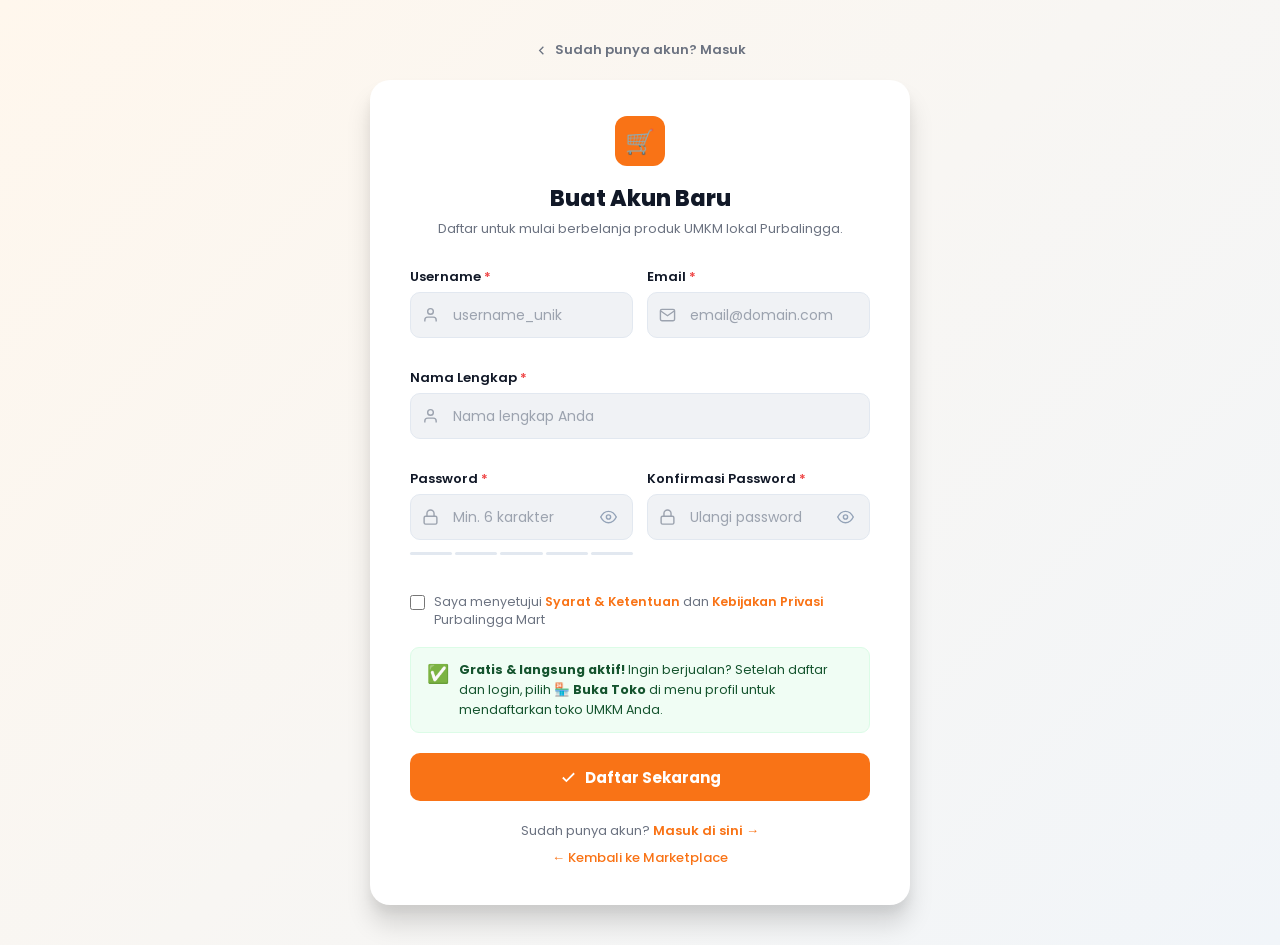
<file: register-store.html>
<!DOCTYPE html>
<html lang="id">
<head>
  <meta charset="UTF-8"/>
  <meta name="viewport" content="width=device-width, initial-scale=1.0"/>
  <title>Daftar Akun — Purbalingga Mart</title>
  <link rel="stylesheet" href="login.css"/>
  <style>
    .field-err{display:none;font-size:11.5px;color:#ef4444;margin-top:4px;font-weight:500}
    .form-input.error,.form-select.error{border-color:#ef4444;box-shadow:0 0 0 3px rgba(239,68,68,.10)}
    .input-wrap .pass-toggle{position:absolute;right:12px;top:50%;transform:translateY(-50%);background:none;border:none;cursor:pointer;color:#94a3b8;display:grid;place-items:center;padding:4px}
    .input-wrap .pass-toggle:hover{color:#64748b}
    .input-wrap .pass-toggle svg{stroke:currentColor;fill:none;stroke-width:2}
  </style>
  <link rel="stylesheet" href="theme.css" />
</head>
<body>

<div class="register-page">

  <a href="login.html" class="auth-back">
    <svg viewBox="0 0 24 24"><polyline points="15,18 9,12 15,6"/></svg>
    Sudah punya akun? Masuk
  </a>

  <div class="auth-card">

    <div class="auth-card-logo">🛒</div>
    <h1 class="auth-card-title">Buat Akun Baru</h1>
    <p class="auth-card-sub">Daftar untuk mulai berbelanja produk UMKM lokal Purbalingga.</p>

    <!-- Alert -->
    <div class="auth-alert" id="reg-alert" role="alert">
      <svg viewBox="0 0 24 24"><circle cx="12" cy="12" r="10"/><line x1="12" y1="8" x2="12" y2="12"/><line x1="12" y1="16" x2="12.01" y2="16"/></svg>
      <span id="reg-alert-msg"></span>
    </div>

    <form id="reg-form" novalidate autocomplete="off" onsubmit="return false">

      <div class="form-grid">

        <!-- Username -->
        <div class="form-group">
          <label class="form-label" for="reg-username">Username <span style="color:#ef4444">*</span></label>
          <div class="input-wrap">
            <svg class="fi" viewBox="0 0 24 24"><path d="M20 21v-2a4 4 0 00-4-4H8a4 4 0 00-4 4v2"/><circle cx="12" cy="7" r="4"/></svg>
            <input class="form-input" type="text" id="reg-username" placeholder="username_unik" maxlength="30" spellcheck="false" autocomplete="username"/>
          </div>
          <div class="field-err" id="reg-username-err"></div>
        </div>

        <!-- Email -->
        <div class="form-group">
          <label class="form-label" for="reg-email">Email <span style="color:#ef4444">*</span></label>
          <div class="input-wrap">
            <svg class="fi" viewBox="0 0 24 24"><path d="M4 4h16c1.1 0 2 .9 2 2v12c0 1.1-.9 2-2 2H4c-1.1 0-2-.9-2-2V6c0-1.1.9-2 2-2z"/><polyline points="22,6 12,13 2,6"/></svg>
            <input class="form-input" type="email" id="reg-email" placeholder="email@domain.com" autocomplete="email"/>
          </div>
          <div class="field-err" id="reg-email-err"></div>
        </div>

        <!-- Nama Lengkap -->
        <div class="form-group form-full">
          <label class="form-label" for="reg-owner">Nama Lengkap <span style="color:#ef4444">*</span></label>
          <div class="input-wrap">
            <svg class="fi" viewBox="0 0 24 24"><path d="M20 21v-2a4 4 0 00-4-4H8a4 4 0 00-4 4v2"/><circle cx="12" cy="7" r="4"/></svg>
            <input class="form-input" type="text" id="reg-owner" placeholder="Nama lengkap Anda" maxlength="50" autocomplete="name"/>
          </div>
          <div class="field-err" id="reg-owner-err"></div>
        </div>

        <!-- Password -->
        <div class="form-group">
          <label class="form-label" for="reg-password">Password <span style="color:#ef4444">*</span></label>
          <div class="input-wrap">
            <svg class="fi" viewBox="0 0 24 24"><rect x="3" y="11" width="18" height="11" rx="2"/><path d="M7 11V7a5 5 0 0110 0v4"/></svg>
            <input class="form-input" type="password" id="reg-password" placeholder="Min. 6 karakter" style="padding-right:44px" autocomplete="new-password"/>
            <button type="button" class="pass-toggle" id="pass-toggle-1" aria-label="Tampilkan password">
              <svg viewBox="0 0 24 24" width="17" height="17"><path d="M1 12s4-8 11-8 11 8 11 8-4 8-11 8-11-8-11-8z"/><circle cx="12" cy="12" r="3"/></svg>
            </button>
          </div>
          <div class="pass-strength" style="margin-top:7px">
            <div class="strength-bars">
              <div class="strength-bar"></div><div class="strength-bar"></div>
              <div class="strength-bar"></div><div class="strength-bar"></div>
              <div class="strength-bar"></div>
            </div>
            <div class="strength-text" id="strength-label"></div>
          </div>
          <div class="field-err" id="reg-password-err"></div>
        </div>

        <!-- Konfirmasi Password -->
        <div class="form-group">
          <label class="form-label" for="reg-confirm-pass">Konfirmasi Password <span style="color:#ef4444">*</span></label>
          <div class="input-wrap">
            <svg class="fi" viewBox="0 0 24 24"><rect x="3" y="11" width="18" height="11" rx="2"/><path d="M7 11V7a5 5 0 0110 0v4"/></svg>
            <input class="form-input" type="password" id="reg-confirm-pass" placeholder="Ulangi password" style="padding-right:44px" autocomplete="new-password"/>
            <button type="button" class="pass-toggle" id="pass-toggle-2" aria-label="Tampilkan password">
              <svg viewBox="0 0 24 24" width="17" height="17"><path d="M1 12s4-8 11-8 11 8 11 8-4 8-11 8-11-8-11-8z"/><circle cx="12" cy="12" r="3"/></svg>
            </button>
          </div>
          <div class="field-err" id="reg-confirm-pass-err"></div>
        </div>

      </div>

      <!-- Terms -->
      <div class="terms-check" style="margin:18px 0">
        <input type="checkbox" id="reg-terms"/>
        <label for="reg-terms">
          Saya menyetujui <a href="#" onclick="return false">Syarat &amp; Ketentuan</a> dan
          <a href="#" onclick="return false">Kebijakan Privasi</a> Purbalingga Mart
        </label>
      </div>

      <!-- Info box -->
      <div style="background:#f0fdf4;border:1px solid #dcfce7;border-radius:9px;padding:12px 16px;margin-bottom:20px;display:flex;align-items:flex-start;gap:10px">
        <span style="font-size:18px;flex-shrink:0">✅</span>
        <div style="font-size:12.5px;color:#14532d;line-height:1.6">
          <strong>Gratis &amp; langsung aktif!</strong> Ingin berjualan? Setelah daftar dan login, pilih
          <strong>🏪 Buka Toko</strong> di menu profil untuk mendaftarkan toko UMKM Anda.
        </div>
      </div>

      <!-- Submit -->
      <button type="button" class="form-submit" id="reg-submit">
        <svg viewBox="0 0 24 24" width="17" height="17" fill="none" stroke="#fff" stroke-width="2.5"><polyline points="20,6 9,17 4,12"/></svg>
        Daftar Sekarang
      </button>

    </form>

    <div class="auth-footer-text" style="margin-top:20px">
      Sudah punya akun? <a href="login.html">Masuk di sini →</a>
    </div>
    <div class="auth-footer-text" style="margin-top:6px">
      <a href="index.html" style="color:#94a3b8;font-weight:500">← Kembali ke Marketplace</a>
    </div>

  </div>
</div>

<script src="auth.js"></script>
<script src="register.js"></script>
</body>
</html>
</file>
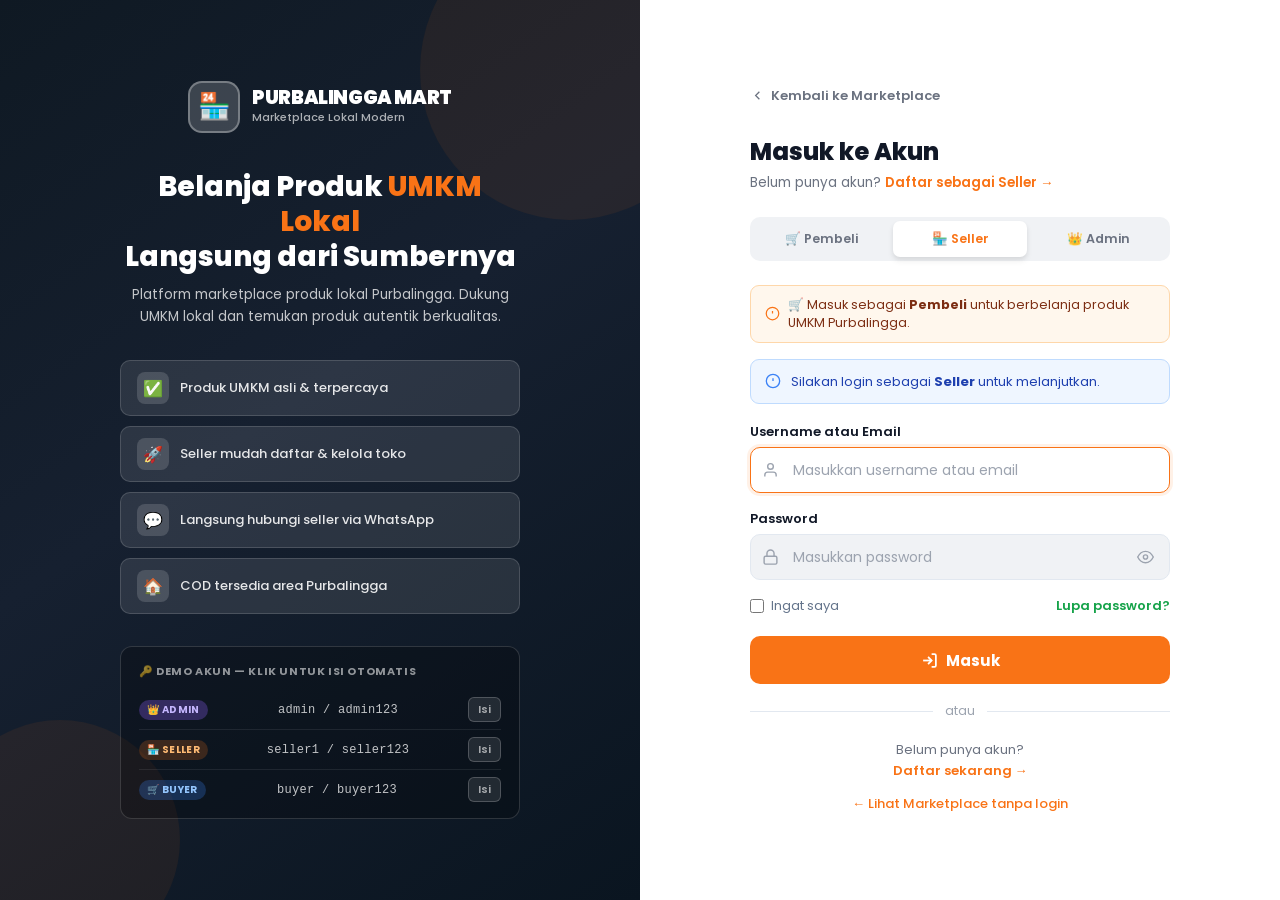
<file: seller.html>
<!doctype html>
<html lang="id">
  <head>
    <meta charset="UTF-8" />
    <meta name="viewport" content="width=device-width, initial-scale=1.0" />
    <title>Seller Panel — Purbalingga Mart</title>
    <link rel="stylesheet" href="seller.css" />
    <link rel="stylesheet" href="assets/css/products.css" />
    <link rel="stylesheet" href="theme.css" />
</head>
  <body>
    <div class="sb-overlay" id="sb-overlay"></div>

    <div class="dash-layout">
      <!-- SIDEBAR -->
      <aside class="sidebar" role="navigation">
        <div class="sb-brand">
          <div class="sb-logo">🏪</div>
          <div class="sb-brand-texts">
            <div class="sb-brand-name">PURBALINGGA MART</div>
            <div class="sb-brand-sub">Seller Center</div>
          </div>
        </div>

        <div class="sb-store">
          <img
            class="sb-store-av-img"
            src="https://picsum.photos/seed/seller1plg/80/80"
            alt="Avatar"
            style="
              width: 36px;
              height: 36px;
              border-radius: 50%;
              object-fit: cover;
              border: 2px solid rgba(22, 163, 74, 0.5);
              flex-shrink: 0;
            "
          />
          <div style="min-width: 0">
            <div
              class="sb-store-name-text"
              style="
                font-size: 12.5px;
                font-weight: 700;
                color: rgba(255, 255, 255, 0.9);
                white-space: nowrap;
                overflow: hidden;
                text-overflow: ellipsis;
              "
            >
              Toko Saya
            </div>
            <div class="sb-store-badge">● Aktif</div>
          </div>
        </div>

        <nav class="sb-nav">
          <div class="sb-section-label">Menu Utama</div>
          <div class="sb-item active" data-section="dashboard">
            <svg viewBox="0 0 24 24">
              <rect x="3" y="3" width="7" height="7" />
              <rect x="14" y="3" width="7" height="7" />
              <rect x="14" y="14" width="7" height="7" />
              <rect x="3" y="14" width="7" height="7" />
            </svg>
            <span>Dashboard</span>
          </div>
          <div class="sb-item" data-section="products">
            <svg viewBox="0 0 24 24">
              <path
                d="M21 16V8a2 2 0 00-1-1.73l-7-4a2 2 0 00-2 0l-7 4A2 2 0 003 8v8a2 2 0 001 1.73l7 4a2 2 0 002 0l7-4A2 2 0 0021 16z"
              />
              <polyline points="3.27,6.96 12,12.01 20.73,6.96" />
              <line x1="12" y1="22.08" x2="12" y2="12" />
            </svg>
            <span>Produk Saya</span>
            <span class="sb-badge" id="sb-product-count">0</span>
          </div>
          <div class="sb-item" data-section="add-product">
            <svg viewBox="0 0 24 24">
              <circle cx="12" cy="12" r="10" />
              <line x1="12" y1="8" x2="12" y2="16" />
              <line x1="8" y1="12" x2="16" y2="12" />
            </svg>
            <span>Tambah Produk</span>
          </div>
          <div class="sb-section-label" style="margin-top: 8px">
            Operasional
          </div>
          <div class="sb-item" data-section="orders">
            <svg viewBox="0 0 24 24">
              <path d="M6 2L3 6v14a2 2 0 002 2h14a2 2 0 002-2V6l-3-4z" />
              <line x1="3" y1="6" x2="21" y2="6" />
              <path d="M16 10a4 4 0 01-8 0" />
            </svg>
            <span>Pesanan</span>
            <span class="sb-badge">3</span>
          </div>
          <div class="sb-item" data-section="stats">
            <svg viewBox="0 0 24 24">
              <line x1="18" y1="20" x2="18" y2="10" />
              <line x1="12" y1="20" x2="12" y2="4" />
              <line x1="6" y1="20" x2="6" y2="14" />
            </svg>
            <span>Statistik</span>
          </div>
          <div class="sb-section-label" style="margin-top: 8px">Akun</div>
          <a href="profile.html" class="sb-item">
            <svg viewBox="0 0 24 24">
              <path d="M20 21v-2a4 4 0 00-4-4H8a4 4 0 00-4 4v2" />
              <circle cx="12" cy="7" r="4" />
            </svg>
            <span>Profil Saya</span>
          </a>
          <div class="sb-item" data-section="settings">
            <svg viewBox="0 0 24 24">
              <circle cx="12" cy="12" r="3" />
              <path
                d="M19.4 15a1.65 1.65 0 00.33 1.82l.06.06a2 2 0 010 2.83 2 2 0 01-2.83 0l-.06-.06a1.65 1.65 0 00-1.82-.33 1.65 1.65 0 00-1 1.51V21a2 2 0 01-4 0v-.09A1.65 1.65 0 009 19.4a1.65 1.65 0 00-1.82.33l-.06.06a2 2 0 01-2.83-2.83l.06-.06A1.65 1.65 0 004.68 15a1.65 1.65 0 00-1.51-1H3a2 2 0 010-4h.09A1.65 1.65 0 004.6 9a1.65 1.65 0 00-.33-1.82l-.06-.06a2 2 0 012.83-2.83l.06.06A1.65 1.65 0 009 4.68a1.65 1.65 0 001-1.51V3a2 2 0 014 0v.09a1.65 1.65 0 001 1.51 1.65 1.65 0 001.82-.33l.06-.06a2 2 0 012.83 2.83l-.06.06A1.65 1.65 0 0019.4 9a1.65 1.65 0 001.51 1H21a2 2 0 010 4h-.09a1.65 1.65 0 00-1.51 1z"
              />
            </svg>
            <span>Pengaturan</span>
          </div>
          <a
            href="index.html"
            class="sb-item"
            style="color: rgba(255, 255, 255, 0.45)"
          >
            <svg viewBox="0 0 24 24">
              <path d="M3 9l9-7 9 7v11a2 2 0 01-2 2H5a2 2 0 01-2-2z" />
              <polyline points="9,22 9,12 15,12 15,22" />
            </svg>
            <span>Kembali ke Toko</span>
          </a>
          <div class="sb-item logout" onclick="PM_AUTH.logout()">
            <svg viewBox="0 0 24 24">
              <path d="M9 21H5a2 2 0 01-2-2V5a2 2 0 012-2h4" />
              <polyline points="16,17 21,12 16,7" />
              <line x1="21" y1="12" x2="9" y2="12" />
            </svg>
            <span>Keluar</span>
          </div>
        </nav>
        <div class="sb-foot">
          <div>v3.0 · <a href="index.html">Purbalingga Mart</a></div>
        </div>
      </aside>

      <!-- MAIN AREA -->
      <div class="main-area">
        <!-- TOPBAR -->
        <header class="topbar">
          <button class="hamburger" id="hamburger">
            <span></span><span></span><span></span>
          </button>
          <span class="topbar-title" id="topbar-title">Dashboard</span>
          <div class="topbar-search">
            <input
              type="search"
              id="topbar-search-input"
              placeholder="Cari produk saya..."
              autocomplete="off"
            />
            <svg viewBox="0 0 24 24">
              <circle cx="11" cy="11" r="8" />
              <line x1="21" y1="21" x2="16.65" y2="16.65" />
            </svg>
          </div>
          <div class="topbar-right">
            <button
              class="tb-icon-btn"
              onclick="PM_AUTH.toast('Kamu punya 3 pesanan baru! 📦', 'info')"
            >
              <svg viewBox="0 0 24 24">
                <path d="M18 8A6 6 0 006 8c0 7-3 9-3 9h18s-3-2-3-9" />
                <path d="M13.73 21a2 2 0 01-3.46 0" />
              </svg>
              <div class="tb-notif-dot"></div>
            </button>
            <div class="tb-profile" onclick="navigate('settings')">
              <img
                class="tb-profile-img"
                src="https://picsum.photos/seed/seller1plg/80/80"
                alt="Avatar"
              />
              <span class="tb-profile-name tb-seller-name">Seller</span>
              <svg viewBox="0 0 24 24">
                <polyline points="6,9 12,15 18,9" />
              </svg>
            </div>
          </div>
        </header>

        <!-- CONTENT -->
        <main class="content" id="main-content">
          <!-- ========== PAGE: DASHBOARD ========== -->
          <section class="page active" id="page-dashboard">
            <div class="page-header">
              <div class="page-header-left">
                <h1>Selamat Datang! 👋</h1>
                <p>Ringkasan performa toko Anda</p>
              </div>
              <div class="page-header-right">
                <button class="btn btn-outline" onclick="navigate('stats')">
                  <svg viewBox="0 0 24 24">
                    <line x1="18" y1="20" x2="18" y2="10" />
                    <line x1="12" y1="20" x2="12" y2="4" />
                    <line x1="6" y1="20" x2="6" y2="14" />
                  </svg>
                  Statistik
                </button>
                <button class="btn btn-solid" onclick="navigate('add-product')">
                  <svg viewBox="0 0 24 24">
                    <line x1="12" y1="5" x2="12" y2="19" />
                    <line x1="5" y1="12" x2="19" y2="12" />
                  </svg>
                  Tambah Produk
                </button>
              </div>
            </div>

            <!-- Stat Cards — filled by JS -->
            <div class="stats-grid">
              <div class="stat-card">
                <div class="stat-card-left">
                  <div class="stat-label">Total Produk</div>
                  <div class="stat-value" id="dash-total-products">0</div>
                  <div class="stat-sub up">
                    <svg viewBox="0 0 24 24">
                      <polyline points="23,6 13.5,15.5 8.5,10.5 1,18" />
                      <polyline points="17,6 23,6 23,12" /></svg
                    >dari localStorage
                  </div>
                </div>
                <div class="stat-icon ic-green">
                  <svg viewBox="0 0 24 24">
                    <path
                      d="M21 16V8a2 2 0 00-1-1.73l-7-4a2 2 0 00-2 0l-7 4A2 2 0 003 8v8a2 2 0 001 1.73l7 4a2 2 0 002 0l7-4A2 2 0 0021 16z"
                    />
                  </svg>
                </div>
              </div>
              <div class="stat-card">
                <div class="stat-card-left">
                  <div class="stat-label">Produk Aktif</div>
                  <div class="stat-value" id="dash-active-products">0</div>
                  <div class="stat-sub up">
                    <svg viewBox="0 0 24 24">
                      <polyline points="23,6 13.5,15.5 8.5,10.5 1,18" />
                      <polyline points="17,6 23,6 23,12" /></svg
                    >tampil di marketplace
                  </div>
                </div>
                <div class="stat-icon ic-blue">
                  <svg viewBox="0 0 24 24">
                    <polyline points="20,6 9,17 4,12" />
                  </svg>
                </div>
              </div>
              <div class="stat-card">
                <div class="stat-card-left">
                  <div class="stat-label">Total Terjual</div>
                  <div class="stat-value" id="dash-total-sold">0</div>
                  <div class="stat-sub up">
                    <svg viewBox="0 0 24 24">
                      <polyline points="23,6 13.5,15.5 8.5,10.5 1,18" />
                      <polyline points="17,6 23,6 23,12" /></svg
                    >+18% vs bulan lalu
                  </div>
                </div>
                <div class="stat-icon ic-orange">
                  <svg viewBox="0 0 24 24">
                    <path d="M6 2L3 6v14a2 2 0 002 2h14a2 2 0 002-2V6l-3-4z" />
                    <line x1="3" y1="6" x2="21" y2="6" />
                    <path d="M16 10a4 4 0 01-8 0" />
                  </svg>
                </div>
              </div>
              <div class="stat-card">
                <div class="stat-card-left">
                  <div class="stat-label">Est. Pendapatan</div>
                  <div
                    class="stat-value"
                    id="dash-revenue"
                    style="font-size: 17px"
                  >
                    Rp 0
                  </div>
                  <div class="stat-sub up">
                    <svg viewBox="0 0 24 24">
                      <polyline points="23,6 13.5,15.5 8.5,10.5 1,18" />
                      <polyline points="17,6 23,6 23,12" /></svg
                    >+24% vs bulan lalu
                  </div>
                </div>
                <div class="stat-icon ic-purple">
                  <svg viewBox="0 0 24 24">
                    <line x1="12" y1="1" x2="12" y2="23" />
                    <path d="M17 5H9.5a3.5 3.5 0 000 7h5a3.5 3.5 0 010 7H6" />
                  </svg>
                </div>
              </div>
            </div>

            <div class="grid-3-1">
              <!-- Recent products -->
              <div class="card">
                <div class="card-head">
                  <div>
                    <h3>Produk Terbaru Saya</h3>
                    <p>5 produk terakhir ditambahkan</p>
                  </div>
                  <button
                    class="btn btn-outline btn-sm"
                    onclick="navigate('products')"
                  >
                    Lihat Semua
                  </button>
                </div>
                <div
                  id="dash-recent-products"
                  style="padding: 0 16px 16px"
                ></div>
              </div>

              <!-- Quick actions -->
              <div class="card">
                <div class="card-head"><h3>Aksi Cepat</h3></div>
                <div class="card-body" style="padding: 14px">
                  <div class="quick-actions">
                    <div class="qa-item" onclick="navigate('add-product')">
                      <div class="qa-icon" style="background: var(--g-xlt)">
                        ➕
                      </div>
                      <div class="qa-info">
                        <div class="qa-title">Tambah Produk</div>
                        <div class="qa-desc">Upload produk baru</div>
                      </div>
                      <div class="qa-arrow">
                        <svg viewBox="0 0 24 24">
                          <polyline points="9,18 15,12 9,6" />
                        </svg>
                      </div>
                    </div>
                    <div class="qa-item" onclick="navigate('orders')">
                      <div class="qa-icon" style="background: #eff6ff">📦</div>
                      <div class="qa-info">
                        <div class="qa-title">Pesanan Masuk</div>
                        <div class="qa-desc">3 pesanan baru</div>
                      </div>
                      <div class="qa-arrow">
                        <svg viewBox="0 0 24 24">
                          <polyline points="9,18 15,12 9,6" />
                        </svg>
                      </div>
                    </div>
                    <div class="qa-item" onclick="navigate('stats')">
                      <div class="qa-icon" style="background: #fff7ed">📊</div>
                      <div class="qa-info">
                        <div class="qa-title">Lihat Statistik</div>
                        <div class="qa-desc">Performa toko</div>
                      </div>
                      <div class="qa-arrow">
                        <svg viewBox="0 0 24 24">
                          <polyline points="9,18 15,12 9,6" />
                        </svg>
                      </div>
                    </div>
                    <div class="qa-item" onclick="navigate('settings')">
                      <div class="qa-icon" style="background: #f5f3ff">⚙️</div>
                      <div class="qa-info">
                        <div class="qa-title">Pengaturan Toko</div>
                        <div class="qa-desc">Edit profil toko</div>
                      </div>
                      <div class="qa-arrow">
                        <svg viewBox="0 0 24 24">
                          <polyline points="9,18 15,12 9,6" />
                        </svg>
                      </div>
                    </div>
                  </div>
                </div>
              </div>
            </div>
          </section>

          <!-- ========== PAGE: PRODUCTS ========== -->
          <section class="page" id="page-products">
            <div class="page-header">
              <div class="page-header-left">
                <h1>Produk Saya</h1>
                <p>
                  Kelola semua produk yang Anda jual — data dari localStorage
                </p>
              </div>
              <div class="page-header-right">
                <button class="btn btn-outline" onclick="exportMyProducts()">
                  <svg viewBox="0 0 24 24">
                    <path d="M21 15v4a2 2 0 01-2 2H5a2 2 0 01-2-2v-4" />
                    <polyline points="7,10 12,15 17,10" />
                    <line x1="12" y1="15" x2="12" y2="3" />
                  </svg>
                  Export CSV
                </button>
                <button class="btn btn-solid" onclick="navigate('add-product')">
                  <svg viewBox="0 0 24 24">
                    <line x1="12" y1="5" x2="12" y2="19" />
                    <line x1="5" y1="12" x2="19" y2="12" />
                  </svg>
                  Tambah Produk
                </button>
              </div>
            </div>

            <!-- Search + filter bar -->
            <div class="card" style="padding: 16px 18px; margin-bottom: 14px">
              <div
                style="
                  display: flex;
                  gap: 10px;
                  flex-wrap: wrap;
                  align-items: center;
                "
              >
                <div class="table-search" style="flex: 1; min-width: 200px">
                  <input
                    type="search"
                    id="prod-search"
                    placeholder="Cari nama produk..."
                    autocomplete="off"
                    oninput="filterMyProducts()"
                  />
                  <svg viewBox="0 0 24 24">
                    <circle cx="11" cy="11" r="8" />
                    <line x1="21" y1="21" x2="16.65" y2="16.65" />
                  </svg>
                </div>
                <select
                  class="table-filter-sel"
                  id="prod-cat-filter"
                  onchange="filterMyProducts()"
                >
                  <option value="">Semua Kategori</option>
                  <option value="makanan">🍱 Makanan</option>
                  <option value="minuman">☕ Minuman</option>
                  <option value="kerajinan">🧶 Kerajinan</option>
                  <option value="pertanian">🌾 Pertanian</option>
                  <option value="fashion">👗 Fashion</option>
                </select>
                <select
                  class="table-filter-sel"
                  id="prod-status-filter"
                  onchange="filterMyProducts()"
                >
                  <option value="">Semua Status</option>
                  <option value="active">Aktif</option>
                  <option value="suspended">Suspended</option>
                </select>
              </div>
            </div>

            <!-- Products table — filled by JS -->
            <div class="card">
              <div id="seller-products-list" style="padding: 8px 0">
                <div class="pm-empty-state" style="padding: 48px 20px">
                  <div class="pm-empty-icon">📦</div>
                  <div class="pm-empty-title">Memuat produk...</div>
                </div>
              </div>
            </div>
          </section>

          <!-- ========== PAGE: ADD / EDIT PRODUCT ========== -->
          <section class="page" id="page-add-product">
            <div class="page-header">
              <div class="page-header-left">
                <h1 id="add-product-heading">Tambah Produk Baru</h1>
                <p>Isi detail produk yang ingin Anda jual</p>
              </div>
              <div class="page-header-right">
                <button
                  class="btn btn-outline"
                  id="cancel-product-btn"
                  onclick="navigate('products')"
                >
                  <svg viewBox="0 0 24 24">
                    <line x1="18" y1="6" x2="6" y2="18" />
                    <line x1="6" y1="6" x2="18" y2="18" />
                  </svg>
                  Batal
                </button>
                <button class="btn btn-solid" id="save-product-btn">
                  <svg viewBox="0 0 24 24">
                    <path
                      d="M19 21H5a2 2 0 01-2-2V5a2 2 0 012-2h11l5 5v11a2 2 0 01-2 2z"
                    />
                    <polyline points="17,21 17,13 7,13 7,21" />
                    <polyline points="7,3 7,8 15,8" />
                  </svg>
                  Simpan Produk
                </button>
              </div>
            </div>

            <form id="add-product-form" onsubmit="return false;">
              <div class="grid-2" style="margin-bottom: 0">
                <!-- LEFT -->
                <div style="display: flex; flex-direction: column; gap: 18px">
                  <div class="card">
                    <div class="card-head"><h3>📋 Informasi Produk</h3></div>
                    <div
                      class="card-body"
                      style="display: flex; flex-direction: column; gap: 14px"
                    >
                      <div class="form-group">
                        <label class="form-label" for="prod-name"
                          >Nama Produk <span class="req">*</span></label
                        >
                        <input
                          class="form-input"
                          type="text"
                          id="prod-name"
                          placeholder="Contoh: Nopia Asli Pak Slamet"
                          maxlength="100"
                        />
                      </div>

                      <div class="form-grid">
                        <div class="form-group">
                          <label class="form-label" for="prod-category"
                            >Kategori <span class="req">*</span></label
                          >
                          <select class="form-select" id="prod-category">
                            <option value="">-- Pilih Kategori --</option>
                            <option value="makanan">🍱 Makanan</option>
                            <option value="minuman">☕ Minuman</option>
                            <option value="kerajinan">🧶 Kerajinan</option>
                            <option value="pertanian">🌾 Pertanian</option>
                            <option value="fashion">👗 Fashion</option>
                          </select>
                        </div>
                        <div class="form-group">
                          <label class="form-label" for="prod-badge"
                            >Label / Badge</label
                          >
                          <select class="form-select" id="prod-badge">
                            <option value="">-- Tanpa Label --</option>
                            <option value="BEST SELLER">🏆 Best Seller</option>
                            <option value="PROMO">🔴 Promo</option>
                            <option value="TRENDING">🔥 Trending</option>
                            <option value="BARU">✨ Baru</option>
                            <option value="HOT">🔥 Hot</option>
                          </select>
                        </div>
                      </div>

                      <div class="form-group">
                        <label class="form-label" for="prod-durability"
                          >Jenis Produk <span class="req">*</span></label
                        >
                        <select class="form-select" id="prod-durability">
                          <option value="tahan-lama">
                            📦 Tahan Lama (bisa dikirim reguler/ekspres)
                          </option>
                          <option value="cepat-basi">
                            🌿 Cepat Basi / Mudah Rusak (kirim/ambil hari yang
                            sama)
                          </option>
                        </select>
                        <div class="form-hint">
                          Produk cepat basi (mis. mendoan, getuk, makanan basah)
                          hanya bisa diambil sendiri atau diantar seller pada
                          hari yang sama agar tetap segar.
                        </div>
                      </div>

                      <div class="form-group">
                        <label class="form-label" for="prod-location"
                          >Lokasi Toko</label
                        >
                        <select class="form-select" id="prod-location">
                          <option value="Purbalingga Kota">
                            Purbalingga Kota
                          </option>
                          <option value="Bojongsari">Bojongsari</option>
                          <option value="Kertanegara">Kertanegara</option>
                          <option value="Bukateja">Bukateja</option>
                          <option value="Mrebet">Mrebet</option>
                          <option value="Karangreja">Karangreja</option>
                        </select>
                      </div>

                      <div class="form-group">
                        <label class="form-label" for="prod-desc"
                          >Deskripsi Produk</label
                        >
                        <textarea
                          class="form-textarea"
                          id="prod-desc"
                          rows="4"
                          placeholder="Jelaskan detail produk Anda: bahan, keunggulan, cara penggunaan, dll."
                        ></textarea>
                        <div class="form-hint">
                          Deskripsi lengkap meningkatkan kepercayaan pembeli
                        </div>
                      </div>

                      <div class="form-group">
                        <label class="form-label">Promo Aktif?</label>
                        <div
                          style="
                            display: flex;
                            align-items: center;
                            gap: 12px;
                            padding: 12px;
                            background: var(--bg);
                            border-radius: var(--r);
                            border: 1.5px solid var(--brd);
                          "
                        >
                          <label class="toggle">
                            <input type="checkbox" id="prod-promo" />
                            <span class="toggle-slider"></span>
                          </label>
                          <div>
                            <div
                              style="
                                font-size: 13px;
                                font-weight: 600;
                                color: var(--txt);
                              "
                            >
                              Tandai sebagai Promo
                            </div>
                            <div style="font-size: 11.5px; color: var(--txt-m)">
                              Produk akan muncul di seksi "Promo Hari Ini"
                            </div>
                          </div>
                        </div>
                      </div>
                    </div>
                  </div>

                  <!-- Price & Stock -->
                  <div class="card">
                    <div class="card-head"><h3>💰 Harga &amp; Stok</h3></div>
                    <div
                      class="card-body"
                      style="display: flex; flex-direction: column; gap: 14px"
                    >
                      <div class="form-group">
                        <label class="form-label" for="prod-price"
                          >Harga Jual <span class="req">*</span></label
                        >
                        <div class="input-group">
                          <span class="input-prefix">Rp</span>
                          <input
                            class="form-input"
                            type="number"
                            id="prod-price"
                            placeholder="15000"
                            min="0"
                            step="500"
                          />
                        </div>
                      </div>
                      <div class="form-grid">
                        <div class="form-group">
                          <label class="form-label" for="prod-orig-price"
                            >Harga Coret (Asli)</label
                          >
                          <div class="input-group">
                            <span class="input-prefix">Rp</span>
                            <input
                              class="form-input"
                              type="number"
                              id="prod-orig-price"
                              placeholder="20000"
                              min="0"
                              step="500"
                            />
                          </div>
                          <div class="form-hint">Isi jika ada diskon</div>
                        </div>
                        <div class="form-group">
                          <label class="form-label" for="prod-stock"
                            >Jumlah Stok <span class="req">*</span></label
                          >
                          <div class="input-group">
                            <input
                              class="form-input"
                              type="number"
                              id="prod-stock"
                              placeholder="50"
                              min="0"
                            />
                            <span class="input-suffix">pcs</span>
                          </div>
                        </div>
                      </div>
                    </div>
                  </div>
                </div>

                <!-- RIGHT: Image -->
                <div style="display: flex; flex-direction: column; gap: 18px">
                  <div class="card">
                    <div class="card-head">
                      <div>
                        <h3>🖼️ Foto Produk</h3>
                        <p>Foto berkualitas tinggi meningkatkan penjualan</p>
                      </div>
                    </div>
                    <div
                      class="card-body"
                      style="display: flex; flex-direction: column; gap: 14px"
                    >
                      <!-- File upload -->
                      <div
                        class="img-upload-zone"
                        onclick="
                          document.getElementById('prod-image-file').click()
                        "
                      >
                        <input
                          type="file"
                          id="prod-image-file"
                          accept="image/*"
                          style="display: none"
                        />
                        <input type="hidden" id="prod-image-b64" />
                        <div class="upload-icon">📸</div>
                        <div class="upload-text">
                          Klik untuk pilih file gambar
                        </div>
                        <div class="upload-sub">PNG, JPG, WEBP · Maks 2MB</div>
                      </div>

                      <!-- Preview -->
                      <img
                        id="image-preview"
                        class="ap-img-preview"
                        alt="Preview produk"
                        style="
                          display: none;
                          max-width: 100%;
                          max-height: 200px;
                          border-radius: 10px;
                          object-fit: cover;
                        "
                      />

                      <div
                        style="display: flex; align-items: center; gap: 10px"
                      >
                        <div
                          style="flex: 1; height: 1px; background: var(--brd)"
                        ></div>
                        <span
                          style="
                            font-size: 12px;
                            color: var(--txt-lt);
                            font-weight: 500;
                          "
                          >atau URL gambar</span
                        >
                        <div
                          style="flex: 1; height: 1px; background: var(--brd)"
                        ></div>
                      </div>

                      <div class="form-group">
                        <label class="form-label" for="prod-image-url"
                          >URL Gambar</label
                        >
                        <div style="display: flex; gap: 8px">
                          <input
                            class="form-input"
                            type="url"
                            id="prod-image-url"
                            style="flex: 1"
                            placeholder="https://picsum.photos/seed/produk/400/300"
                          />
                          <button
                            type="button"
                            class="btn btn-outline btn-sm"
                            onclick="previewFromUrl()"
                          >
                            Preview
                          </button>
                        </div>
                        <div class="form-hint">
                          Biarkan kosong untuk menggunakan placeholder otomatis
                        </div>
                      </div>

                      <!-- Quick placeholders -->
                      <div>
                        <div
                          style="
                            font-size: 11.5px;
                            font-weight: 600;
                            color: var(--txt-m);
                            margin-bottom: 8px;
                          "
                        >
                          Placeholder cepat:
                        </div>
                        <div style="display: flex; gap: 6px; flex-wrap: wrap">
                          <button
                            type="button"
                            class="btn btn-outline btn-sm"
                            onclick="setPlaceholder('makanan')"
                          >
                            🍱 Makanan
                          </button>
                          <button
                            type="button"
                            class="btn btn-outline btn-sm"
                            onclick="setPlaceholder('kerajinan')"
                          >
                            🧶 Kerajinan
                          </button>
                          <button
                            type="button"
                            class="btn btn-outline btn-sm"
                            onclick="setPlaceholder('pertanian')"
                          >
                            🌾 Pertanian
                          </button>
                          <button
                            type="button"
                            class="btn btn-outline btn-sm"
                            onclick="setPlaceholder('fashion')"
                          >
                            👗 Fashion
                          </button>
                        </div>
                      </div>
                    </div>
                  </div>

                  <!-- Tips -->
                  <div
                    style="
                      background: linear-gradient(
                        135deg,
                        var(--g-xlt),
                        #d1fae5
                      );
                      border: 1.5px solid var(--g-lt);
                      border-radius: var(--r-md);
                      padding: 18px;
                    "
                  >
                    <div
                      style="
                        font-size: 13.5px;
                        font-weight: 700;
                        color: var(--g-dk);
                        margin-bottom: 10px;
                      "
                    >
                      💡 Tips Berjualan
                    </div>
                    <ul
                      style="
                        display: flex;
                        flex-direction: column;
                        gap: 7px;
                        padding-left: 0;
                        list-style: none;
                      "
                    >
                      <li
                        style="
                          display: flex;
                          gap: 8px;
                          font-size: 12.5px;
                          color: var(--g-dk);
                        "
                      >
                        <span>✓</span>Gunakan foto produk asli yang jelas
                      </li>
                      <li
                        style="
                          display: flex;
                          gap: 8px;
                          font-size: 12.5px;
                          color: var(--g-dk);
                        "
                      >
                        <span>✓</span>Tulis deskripsi lengkap dan menarik
                      </li>
                      <li
                        style="
                          display: flex;
                          gap: 8px;
                          font-size: 12.5px;
                          color: var(--g-dk);
                        "
                      >
                        <span>✓</span>Harga kompetitif sesuai pasar lokal
                      </li>
                      <li
                        style="
                          display: flex;
                          gap: 8px;
                          font-size: 12.5px;
                          color: var(--g-dk);
                        "
                      >
                        <span>✓</span>Aktifkan promo untuk menarik lebih banyak
                        pembeli
                      </li>
                    </ul>
                  </div>
                </div>
              </div>
            </form>
          </section>

          <!-- ========== PAGE: ORDERS ========== -->
          <section class="page" id="page-orders">
            <div class="page-header">
              <div class="page-header-left">
                <h1>Pesanan Masuk</h1>
                <p>
                  Kelola pesanan dari pembeli — data realtime dari localStorage
                </p>
              </div>
              <div class="page-header-right">
                <a href="orders.html" class="btn btn-outline" target="_blank">
                  <svg
                    viewBox="0 0 24 24"
                    fill="none"
                    stroke="currentColor"
                    stroke-width="2"
                    width="16"
                    height="16"
                  >
                    <path
                      d="M9 5H7a2 2 0 00-2 2v12a2 2 0 002 2h10a2 2 0 002-2V7a2 2 0 00-2-2h-2"
                    />
                    <rect x="9" y="3" width="6" height="4" rx="2" />
                  </svg>
                  Buka Halaman Pesanan
                </a>
              </div>
            </div>
            <!-- Stats row -->
            <div
              style="
                display: grid;
                grid-template-columns: repeat(4, 1fr);
                gap: 12px;
                margin-bottom: 18px;
              "
            >
              <div class="card" style="padding: 14px 16px; text-align: center">
                <div
                  style="font-size: 22px; font-weight: 900; color: var(--g)"
                  id="seller-ord-total"
                >
                  0
                </div>
                <div
                  style="
                    font-size: 11.5px;
                    color: var(--txt-m);
                    font-weight: 600;
                  "
                >
                  Total
                </div>
              </div>
              <div class="card" style="padding: 14px 16px; text-align: center">
                <div
                  style="font-size: 22px; font-weight: 900; color: var(--or)"
                  id="seller-ord-pending"
                >
                  0
                </div>
                <div
                  style="
                    font-size: 11.5px;
                    color: var(--txt-m);
                    font-weight: 600;
                  "
                >
                  Menunggu
                </div>
              </div>
              <div class="card" style="padding: 14px 16px; text-align: center">
                <div
                  style="font-size: 22px; font-weight: 900; color: var(--bl)"
                  id="seller-ord-process"
                >
                  0
                </div>
                <div
                  style="
                    font-size: 11.5px;
                    color: var(--txt-m);
                    font-weight: 600;
                  "
                >
                  Diproses
                </div>
              </div>
              <div class="card" style="padding: 14px 16px; text-align: center">
                <div
                  style="font-size: 22px; font-weight: 900; color: var(--g)"
                  id="seller-ord-done"
                >
                  0
                </div>
                <div
                  style="
                    font-size: 11.5px;
                    color: var(--txt-m);
                    font-weight: 600;
                  "
                >
                  Selesai
                </div>
              </div>
            </div>
            <!-- Filter tabs -->
            <div
              style="
                display: flex;
                gap: 6px;
                flex-wrap: wrap;
                margin-bottom: 14px;
              "
            >
              <button
                class="btn btn-solid btn-sm seller-ord-filter active"
                data-f="all"
              >
                Semua
              </button>
              <button
                class="btn btn-outline btn-sm seller-ord-filter"
                data-f="pending"
              >
                ⏳ Menunggu
              </button>
              <button
                class="btn btn-outline btn-sm seller-ord-filter"
                data-f="diproses"
              >
                🔄 Diproses
              </button>
              <button
                class="btn btn-outline btn-sm seller-ord-filter"
                data-f="dikirim"
              >
                🚚 Dikirim
              </button>
              <button
                class="btn btn-outline btn-sm seller-ord-filter"
                data-f="selesai"
              >
                ✅ Selesai
              </button>
            </div>
            <div
              id="orders-list"
              style="display: flex; flex-direction: column; gap: 12px"
            >
              <div
                style="
                  padding: 40px;
                  text-align: center;
                  color: #94a3b8;
                  font-size: 13.5px;
                "
              >
                <div style="font-size: 32px; margin-bottom: 8px">📦</div>
                Memuat pesanan...
              </div>
            </div>
          </section>

          <!-- ========== PAGE: STATS ========== -->
          <section class="page" id="page-stats">
            <div class="page-header">
              <div class="page-header-left">
                <h1>Statistik Toko</h1>
                <p>Analisis performa penjualan dari data nyata</p>
              </div>
            </div>
            <div class="stats-grid" style="margin-bottom: 24px">
              <div class="stat-card">
                <div class="stat-card-left">
                  <div class="stat-label">Total Produk</div>
                  <div class="stat-value" id="adm-total-products-stat">-</div>
                </div>
                <div class="stat-icon ic-green">
                  <svg viewBox="0 0 24 24">
                    <path
                      d="M21 16V8a2 2 0 00-1-1.73l-7-4a2 2 0 00-2 0l-7 4A2 2 0 003 8v8a2 2 0 001 1.73l7 4a2 2 0 002 0l7-4A2 2 0 0021 16z"
                    />
                  </svg>
                </div>
              </div>
              <div class="stat-card">
                <div class="stat-card-left">
                  <div class="stat-label">Total Terjual</div>
                  <div class="stat-value" id="adm-total-sold-stat">-</div>
                </div>
                <div class="stat-icon ic-blue">
                  <svg viewBox="0 0 24 24">
                    <polyline points="20,6 9,17 4,12" />
                  </svg>
                </div>
              </div>
              <div class="stat-card">
                <div class="stat-card-left">
                  <div class="stat-label">Rating Rata-rata</div>
                  <div
                    class="stat-value"
                    id="adm-avg-rating-stat"
                    style="color: var(--yl)"
                  >
                    -
                  </div>
                </div>
                <div class="stat-icon ic-orange">
                  <svg viewBox="0 0 24 24">
                    <polygon
                      points="12,2 15.09,8.26 22,9.27 17,14.14 18.18,21.02 12,17.77 5.82,21.02 7,14.14 2,9.27 8.91,8.26"
                    />
                  </svg>
                </div>
              </div>
              <div class="stat-card">
                <div class="stat-card-left">
                  <div class="stat-label">Est. Pendapatan</div>
                  <div
                    class="stat-value"
                    id="adm-revenue-stat"
                    style="font-size: 17px"
                  >
                    -
                  </div>
                </div>
                <div class="stat-icon ic-purple">
                  <svg viewBox="0 0 24 24">
                    <line x1="12" y1="1" x2="12" y2="23" />
                    <path d="M17 5H9.5a3.5 3.5 0 000 7h5a3.5 3.5 0 010 7H6" />
                  </svg>
                </div>
              </div>
            </div>

            <!-- Top products table from DB -->
            <div class="card">
              <div class="card-head">
                <h3>🏆 Produk Terlaris Saya</h3>
                <p>Berdasarkan jumlah penjualan</p>
              </div>
              <div id="stats-top-products" style="padding: 0 0 8px"></div>
            </div>

            <!-- Category breakdown -->
            <div class="card" style="margin-top: 18px">
              <div class="card-head"><h3>🗂️ Produk per Kategori</h3></div>
              <div
                class="card-body"
                id="adm-cat-breakdown"
                style="padding: 16px"
              ></div>
            </div>
          </section>

          <!-- ========== PAGE: SETTINGS ========== -->
          <section class="page" id="page-settings">
            <div class="page-header">
              <div class="page-header-left">
                <h1>Pengaturan Toko</h1>
                <p>Kelola informasi toko Anda</p>
              </div>
              <div class="page-header-right">
                <button class="btn btn-solid" onclick="saveSettings()">
                  <svg viewBox="0 0 24 24">
                    <path
                      d="M19 21H5a2 2 0 01-2-2V5a2 2 0 012-2h11l5 5v11a2 2 0 01-2 2z"
                    />
                    <polyline points="17,21 17,13 7,13 7,21" />
                    <polyline points="7,3 7,8 15,8" />
                  </svg>
                  Simpan
                </button>
              </div>
            </div>
            <div class="grid-2">
              <div class="card settings-section">
                <div class="card-head"><h3>🏪 Profil Toko</h3></div>
                <div
                  class="card-body"
                  style="display: flex; flex-direction: column; gap: 14px"
                >
                  <div class="form-group">
                    <label class="form-label">Nama Toko</label
                    ><input
                      class="form-input"
                      type="text"
                      id="setting-store-name"
                    />
                  </div>
                  <div class="form-group">
                    <label class="form-label">Nama Pemilik</label
                    ><input
                      class="form-input"
                      type="text"
                      id="setting-owner-name"
                    />
                  </div>
                  <div class="form-group">
                    <label class="form-label">Lokasi Toko</label>
                    <select class="form-select" id="setting-location">
                      <option>Purbalingga Kota</option>
                      <option>Bojongsari</option>
                      <option>Kertanegara</option>
                      <option>Bukateja</option>
                      <option>Mrebet</option>
                      <option>Karangreja</option>
                    </select>
                  </div>
                  <div class="form-group">
                    <label class="form-label">Deskripsi Toko</label>
                    <textarea
                      class="form-textarea"
                      rows="3"
                      id="setting-store-desc"
                      placeholder="Ceritakan tentang toko Anda..."
                    ></textarea>
                  </div>
                </div>
              </div>
              <div style="display: flex; flex-direction: column; gap: 18px">
                <div class="card settings-section">
                  <div class="card-head"><h3>👤 Informasi Akun</h3></div>
                  <div
                    class="card-body"
                    style="display: flex; flex-direction: column; gap: 14px"
                  >
                    <div class="form-group">
                      <label class="form-label">Email</label
                      ><input
                        class="form-input"
                        type="email"
                        id="setting-email"
                      />
                    </div>
                    <div class="form-group">
                      <label class="form-label">Nomor WhatsApp</label>
                      <div class="input-group">
                        <span class="input-prefix">+62</span
                        ><input
                          class="form-input"
                          type="tel"
                          id="setting-phone"
                          placeholder="812-3456-7890"
                        />
                      </div>
                    </div>
                  </div>
                </div>
                <div class="card settings-section">
                  <div class="card-head"><h3>🔔 Notifikasi</h3></div>
                  <div
                    class="card-body"
                    style="display: flex; flex-direction: column; gap: 0"
                  >
                    <div class="setting-row">
                      <div class="setting-info">
                        <h4>Pesanan Baru</h4>
                        <p>Notifikasi saat ada pesanan masuk</p>
                      </div>
                      <label class="toggle"
                        ><input type="checkbox" checked /><span
                          class="toggle-slider"
                        ></span
                      ></label>
                    </div>
                    <div class="setting-row">
                      <div class="setting-info">
                        <h4>Stok Menipis</h4>
                        <p>Peringatan saat stok &lt; 10</p>
                      </div>
                      <label class="toggle"
                        ><input type="checkbox" checked /><span
                          class="toggle-slider"
                        ></span
                      ></label>
                    </div>
                    <div class="setting-row" style="border-bottom: none">
                      <div class="setting-info">
                        <h4>Promo Marketplace</h4>
                        <p>Info promo dan event</p>
                      </div>
                      <label class="toggle"
                        ><input type="checkbox" checked /><span
                          class="toggle-slider"
                        ></span
                      ></label>
                    </div>
                  </div>
                </div>
              </div>
            </div>
          </section>
        </main>
      </div>
    </div>

    <div class="toast-wrap" id="toast-wrap" aria-live="polite"></div>

    <!-- SCRIPTS — order critical -->
    <script src="auth.js"></script>
    <script src="supabase-config.js"></script>
    <script src="assets/js/storage.js"></script>
    <script src="assets/js/transaction.js"></script>
    <script src="assets/js/seller.js"></script>

    <!-- Patch seller.js untuk upload foto ke Supabase -->
    <script>
      document.addEventListener("DOMContentLoaded", () => {
        // Tambah tombol upload QRIS di sidebar/dashboard seller
        const dash =
          document.querySelector(".page#page-dashboard .card") ||
          document.querySelector(".page");
        if (dash) {
          const qrisBanner = document.createElement("div");
          qrisBanner.style.cssText =
            "background:#f0fdf4;border:1.5px solid #16a34a;border-radius:12px;padding:14px 18px;margin-bottom:16px;display:flex;align-items:center;gap:14px";
          qrisBanner.innerHTML = `
      <div style="font-size:28px">📱</div>
      <div style="flex:1">
        <div style="font-size:14px;font-weight:800;color:#15803d;margin-bottom:3px">QRIS Toko Kamu</div>
        <div style="font-size:12px;color:#166534">Upload foto QRIS agar pembeli bisa scan langsung di checkout</div>
      </div>
      <label style="background:#16a34a;color:#fff;padding:8px 14px;border-radius:8px;font-size:12.5px;font-weight:700;cursor:pointer">
        📸 Upload QRIS
        <input type="file" accept="image/*" style="display:none" onchange="PM_SELLER_EXT.uploadQRIS(this.files[0])">
      </label>`;
          dash.insertBefore(qrisBanner, dash.firstChild);
        }

        // Patch saveProduct untuk upload foto ke Supabase Storage
        const origSave = document.getElementById("save-product-btn");
        if (origSave) {
          origSave.addEventListener(
            "click",
            async function patchUpload() {
              const fileInput = document.getElementById("prod-image-file");
              const file = fileInput?.files[0];
              const nameInput = document.getElementById("prod-name");

              if (file) {
                try {
                  const url = await PM_UPLOAD.uploadProductImage(
                    file,
                    nameInput?.value,
                  );
                  // Taruh URL ke field b64 supaya seller.js pakai ini
                  const b64 = document.getElementById("prod-image-b64");
                  if (b64 && url) b64.value = url;
                  PM_AUTH.toast("✅ Foto produk berhasil diupload!", "ok");
                } catch (e) {
                  PM_AUTH.toast(
                    "⚠️ Upload gagal, pakai URL lokal: " + e.message,
                    "warn",
                  );
                }
              }
            },
            true,
          ); // capture: true, jalan sebelum seller.js listener
        }
      });

      const PM_SELLER_EXT = {
        async uploadQRIS(file) {
          if (!file) return;
          PM_AUTH.toast("⏳ Mengupload QRIS...", "info", 5000);
          try {
            const url = await PM_QRIS.uploadQRIS(file);
            PM_AUTH.toast(
              "✅ QRIS berhasil diupload! Akan tampil di checkout.",
              "ok",
            );
          } catch (e) {
            PM_AUTH.toast("❌ Gagal upload QRIS: " + e.message, "err");
          }
        },
      };
      window.PM_SELLER_EXT = PM_SELLER_EXT;
    </script>

    <script>
      /* ── Seller panel navigation ─────────────────────────── */
      function navigate(section) {
        // Update sidebar active
        document
          .querySelectorAll(".sb-item")
          .forEach((el) =>
            el.classList.toggle("active", el.dataset.section === section),
          );
        // Update pages
        document
          .querySelectorAll(".page")
          .forEach((p) => p.classList.remove("active"));
        const page = document.getElementById("page-" + section);
        if (page) page.classList.add("active");
        // Update topbar title
        const titles = {
          dashboard: "Dashboard",
          products: "Produk Saya",
          "add-product": "Tambah Produk",
          orders: "Pesanan",
          stats: "Statistik",
          settings: "Pengaturan",
        };
        const ttEl = document.getElementById("topbar-title");
        if (ttEl) ttEl.textContent = titles[section] || section;
        // Refresh data when switching sections
        if (section === "stats") renderSellerStats?.();
        if (section === "settings") fillSettings?.();
        if (section === "orders") {
          const af =
            document.querySelector(".seller-ord-filter.active")?.dataset.f ||
            "all";
          typeof renderSellerOrders === "function" && renderSellerOrders(af);
        }
      }

      /* ── Hamburger ───────────────────────────────────────── */
      document.getElementById("hamburger")?.addEventListener("click", () => {
        document.querySelector(".sidebar")?.classList.toggle("mobile-open");
        document.getElementById("sb-overlay")?.classList.toggle("show");
      });
      document.getElementById("sb-overlay")?.addEventListener("click", () => {
        document.querySelector(".sidebar")?.classList.remove("mobile-open");
        document.getElementById("sb-overlay")?.classList.remove("show");
      });
      document.querySelectorAll(".sb-item").forEach((el) => {
        if (el.dataset.section)
          el.addEventListener("click", () => {
            navigate(el.dataset.section);
            document.querySelector(".sidebar")?.classList.remove("mobile-open");
            document.getElementById("sb-overlay")?.classList.remove("show");
          });
      });

      /* ── Image helpers ───────────────────────────────────── */
      function setPlaceholder(type) {
        const seeds = {
          makanan: "foodlocal",
          kerajinan: "craftwork",
          pertanian: "farmland",
          fashion: "fashionwear",
          minuman: "coffeedrink",
        };
        const url = `https://picsum.photos/seed/${seeds[type] || type}/400/300`;
        const inp = document.getElementById("prod-image-url");
        const pre = document.getElementById("image-preview");
        if (inp) inp.value = url;
        if (pre) {
          pre.src = url;
          pre.style.display = "block";
        }
        document.getElementById("prod-image-b64").value = "";
      }

      function previewFromUrl() {
        const url = document.getElementById("prod-image-url")?.value.trim();
        const pre = document.getElementById("image-preview");
        if (!url || !pre) return;
        pre.src = url;
        pre.style.display = "block";
        document.getElementById("prod-image-b64").value = "";
      }

      /* ── Filter my products in table ─────────────────────── */
      function filterMyProducts() {
        const q =
          document.getElementById("prod-search")?.value.toLowerCase() || "";
        const cat = document.getElementById("prod-cat-filter")?.value || "";
        const status =
          document.getElementById("prod-status-filter")?.value || "";
        const user = PM_AUTH.getCurrentUser();
        if (!user) return;
        let products = PM_DB.getProductsBySeller(user.username || user.storeId);
        if (q)
          products = products.filter((p) => p.name.toLowerCase().includes(q));
        if (cat) products = products.filter((p) => p.category === cat);
        if (status) products = products.filter((p) => p.status === status);
        PM_SELLER.renderMyProducts(products);
      }

      /* ── Export CSV ──────────────────────────────────────── */
      function exportMyProducts() {
        const user = PM_AUTH.getCurrentUser();
        if (!user) return;
        const products = PM_DB.getProductsBySeller(
          user.username || user.storeId,
        );
        const headers = [
          "ID",
          "Nama",
          "Kategori",
          "Harga",
          "Stok",
          "Terjual",
          "Status",
        ];
        const rows = products.map((p) =>
          [
            p.id,
            `"${p.name}"`,
            p.category,
            p.price,
            p.stock,
            p.sold,
            p.status,
          ].join(","),
        );
        const csv = [headers.join(","), ...rows].join("\n");
        const a = document.createElement("a");
        a.href = URL.createObjectURL(new Blob([csv], { type: "text/csv" }));
        a.download = "produk-toko.csv";
        a.click();
        PM_AUTH.toast("✅ Data berhasil diexport!", "ok");
      }

      /* ── Render stats page ────────────────────────────────── */
      function renderSellerStats() {
        const user = PM_AUTH.getCurrentUser();
        if (!user) return;
        const products = PM_DB.getProductsBySeller(
          user.username || user.storeId,
        );
        const fmt = (n) => "Rp " + Number(n).toLocaleString("id-ID");
        const totalSold = products.reduce((s, p) => s + (p.sold || 0), 0);
        const revenue = products.reduce(
          (s, p) => s + (p.sold || 0) * p.price,
          0,
        );
        const avgRating = products.length
          ? (
              products.reduce((s, p) => s + (p.rating || 0), 0) /
              products.length
            ).toFixed(1)
          : "-";
        document.getElementById("adm-total-products-stat") &&
          (document.getElementById("adm-total-products-stat").textContent =
            products.length);
        document.getElementById("adm-total-sold-stat") &&
          (document.getElementById("adm-total-sold-stat").textContent =
            totalSold);
        document.getElementById("adm-avg-rating-stat") &&
          (document.getElementById("adm-avg-rating-stat").textContent =
            avgRating + " ⭐");
        document.getElementById("adm-revenue-stat") &&
          (document.getElementById("adm-revenue-stat").textContent =
            fmt(revenue));

        // Top products
        const topEl = document.getElementById("stats-top-products");
        if (topEl) {
          const sorted = [...products]
            .sort((a, b) => b.sold - a.sold)
            .slice(0, 6);
          topEl.innerHTML = `<div style="overflow-x:auto"><table class="sp-table"><thead><tr><th>#</th><th>Produk</th><th>Harga</th><th>Terjual</th><th>Est. Pendapatan</th></tr></thead><tbody>${sorted
            .map(
              (p, i) =>
                `<tr><td style="font-weight:700">${i + 1}</td><td style="font-weight:600">${p.name}</td><td>${fmt(p.price)}</td><td style="font-weight:700">${p.sold}</td><td style="color:var(--g);font-weight:700">${fmt(p.sold * p.price)}</td></tr>`,
            )
            .join("")}</tbody></table></div>`;
        }

        // Category breakdown
        const catEl = document.getElementById("adm-cat-breakdown");
        if (catEl && products.length) {
          const cats = {};
          products.forEach((p) => {
            cats[p.category] = (cats[p.category] || 0) + 1;
          });
          catEl.innerHTML = Object.entries(cats)
            .sort((a, b) => b[1] - a[1])
            .map(
              ([c, n]) => `
      <div style="display:flex;align-items:center;gap:10px;margin-bottom:10px">
        <span style="font-size:13px;color:#1e293b;min-width:100px;text-transform:capitalize">${c}</span>
        <div style="flex:1;background:#f1f5f9;border-radius:4px;height:8px;overflow:hidden">
          <div style="width:${Math.round((n / products.length) * 100)}%;height:100%;background:#16a34a;border-radius:4px"></div>
        </div>
        <span style="font-size:12px;color:#64748b;min-width:20px">${n}</span>
      </div>`,
            )
            .join("");
        }
      }

      /* ── Fill settings from user data ───────────────────── */
      function fillSettings() {
        const user = PM_AUTH.getCurrentUser();
        if (!user) return;
        document.getElementById("setting-store-name") &&
          (document.getElementById("setting-store-name").value =
            user.storeName || "");
        document.getElementById("setting-owner-name") &&
          (document.getElementById("setting-owner-name").value =
            user.name || "");
        document.getElementById("setting-email") &&
          (document.getElementById("setting-email").value = user.email || "");
        const locSel = document.getElementById("setting-location");
        if (locSel && user.location) {
          [...locSel.options].forEach((o) => {
            if (o.value === user.location) o.selected = true;
          });
        }
      }

      function saveSettings() {
        PM_AUTH.toast("✅ Pengaturan berhasil disimpan!", "ok");
      }

      /* ── Update sidebar product count ────────────────────── */
      function updateSbCount() {
        const user = PM_AUTH.getCurrentUser();
        if (!user) return;
        const cnt = PM_DB.getProductsBySeller(
          user.username || user.storeId,
        ).length;
        const el = document.getElementById("sb-product-count");
        if (el) el.textContent = cnt;
      }

      /* ── PM_SELLER.renderMyProducts with optional override ── */
      const _origRenderMyProducts = PM_SELLER.renderMyProducts;
      PM_SELLER.renderMyProducts = function (products) {
        if (products) {
          // Render with filtered list
          const el = document.getElementById("seller-products-list");
          if (!el) return;
          if (!products.length) {
            el.innerHTML = `<div class="pm-empty-state" style="padding:48px 20px"><div class="pm-empty-icon">🔍</div><div class="pm-empty-title">Tidak Ada Produk</div><div class="pm-empty-desc">Coba ubah filter pencarian.</div></div>`;
            return;
          }
          // reuse table render from seller.js by calling without args
          _origRenderMyProducts.call(this);
        } else {
          _origRenderMyProducts.call(this);
          updateSbCount();
        }
      };

      /* ── Init extras after DOMContentLoaded ─────────────── */
      document.addEventListener("DOMContentLoaded", () => {
        updateSbCount();
        fillSettings();
        // Topbar search
        document
          .getElementById("topbar-search-input")
          ?.addEventListener("input", function () {
            const active = document.querySelector(".page.active");
            if (active?.id === "page-products") {
              document.getElementById("prod-search").value = this.value;
              filterMyProducts();
            }
          });

        /* ── Seller orders dynamic rendering ───────────────────── */
        function renderSellerOrders(filterStatus) {
          const user = PM_AUTH.getCurrentUser();
          if (!user) return;
          const txns = PM_TX.getBySeller(user.username);
          const filtered =
            filterStatus && filterStatus !== "all"
              ? txns.filter((t) => t.status === filterStatus)
              : txns;

          // Update stats
          const byStatus = {};
          txns.forEach((t) => {
            byStatus[t.status] = (byStatus[t.status] || 0) + 1;
          });
          document.getElementById("seller-ord-total") &&
            (document.getElementById("seller-ord-total").textContent =
              txns.length);
          document.getElementById("seller-ord-pending") &&
            (document.getElementById("seller-ord-pending").textContent =
              byStatus.pending || 0);
          document.getElementById("seller-ord-process") &&
            (document.getElementById("seller-ord-process").textContent =
              (byStatus.diproses || 0) + (byStatus.dikirim || 0));
          document.getElementById("seller-ord-done") &&
            (document.getElementById("seller-ord-done").textContent =
              byStatus.selesai || 0);

          // Update sidebar badge
          document.getElementById("sb-badge") && filtered.forEach(() => {});
          const badgeEl = document.querySelector(
            '[data-section="orders"] .sb-badge',
          );
          if (badgeEl) badgeEl.textContent = byStatus.pending || 0;

          const fmt = (n) => "Rp " + Number(n).toLocaleString("id-ID");
          const fmtDate = (d) =>
            new Date(d).toLocaleDateString("id-ID", {
              day: "2-digit",
              month: "short",
              year: "numeric",
              hour: "2-digit",
              minute: "2-digit",
            });
          const STATUS = {
            pending: { lbl: "Menunggu", cls: "#fff7ed", color: "#d97706" },
            diproses: { lbl: "Diproses", cls: "#eff6ff", color: "#2563eb" },
            dikirim: { lbl: "Dikirim", cls: "#fff7ed", color: "#ea580c" },
            selesai: { lbl: "Selesai", cls: "#f0fdf4", color: "#16a34a" },
          };
          const NEXT = {
            pending: "diproses",
            diproses: "dikirim",
            dikirim: "selesai",
          };
          const NEXT_L = {
            pending: "✅ Konfirmasi",
            diproses: "🚚 Kirim",
            dikirim: "✅ Selesai",
          };

          const el = document.getElementById("orders-list");
          if (!el) return;

          if (!filtered.length) {
            el.innerHTML = `<div class="card" style="padding:48px;text-align:center;color:#94a3b8">
        <div style="font-size:40px;margin-bottom:10px">📋</div>
        <div style="font-size:14px;font-weight:600">Belum ada pesanan${filterStatus && filterStatus !== "all" ? " dengan status ini" : ""}</div>
      </div>`;
            return;
          }

          el.innerHTML = filtered
            .map((t) => {
              const s = STATUS[t.status] || STATUS.pending;
              const preview = t.products.slice(0, 2);
              const more = t.products.length - 2;
              const hasNext = NEXT[t.status];
              return `<div class="card" style="border-left:4px solid ${s.color}">
        <div style="background:#f8fafc;padding:10px 16px;display:flex;justify-content:space-between;align-items:center;flex-wrap:wrap;gap:8px;border-bottom:1px solid #f1f5f9">
          <div style="display:flex;align-items:center;gap:10px">
            <span style="background:${s.cls};color:${s.color};padding:3px 10px;border-radius:6px;font-size:11px;font-weight:800;text-transform:uppercase">${s.lbl}</span>
            <span style="font-size:12px;color:#94a3b8;font-family:monospace">${t.transactionId}</span>
          </div>
          <span style="font-size:11.5px;color:#94a3b8">${fmtDate(t.createdAt)}</span>
        </div>
        <div style="padding:14px 16px">
          <div style="font-size:12.5px;color:#64748b;margin-bottom:10px;display:flex;align-items:center;gap:6px">
            👤 <strong>${t.buyerName}</strong> · ${t.address.city || ""} · ${t.address.phone || ""} · <em>${t.paymentMethod?.toUpperCase()}</em>
          </div>
          ${preview
            .map(
              (p) => `
            <div style="display:flex;align-items:center;gap:10px;margin-bottom:8px">
              <img src="${p.image}" onerror="this.src='https://picsum.photos/seed/${p.productId}/80/80'" style="width:44px;height:44px;border-radius:8px;object-fit:cover;flex-shrink:0;border:1px solid #f1f5f9">
              <div style="flex:1;min-width:0">
                <div style="font-size:13px;font-weight:700;color:#1e293b">${p.name}</div>
                <div style="font-size:12px;color:#94a3b8">${fmt(p.price)} × ${p.qty}</div>
              </div>
              <div style="font-weight:800;color:#16a34a;font-size:13px">${fmt(p.subtotal)}</div>
            </div>`,
            )
            .join("")}
          ${more > 0 ? `<div style="font-size:12px;color:#94a3b8;padding-left:54px">+${more} produk lainnya</div>` : ""}
        </div>
        <div style="padding:12px 16px;border-top:1px solid #f8fafc;display:flex;justify-content:space-between;align-items:center;flex-wrap:wrap;gap:10px">
          <div style="font-size:15px;font-weight:900;color:#16a34a">Total: ${fmt(t.total)}</div>
          <div style="display:flex;gap:8px;flex-wrap:wrap">
            ${hasNext ? `<button class="btn btn-solid btn-sm" onclick="sellerChangeStatus('${t.transactionId}','${NEXT[t.status]}')">${NEXT_L[t.status]}</button>` : ""}
            <a href="invoice.html?id=${t.transactionId}" target="_blank" class="btn btn-outline btn-sm">🧾 Invoice</a>
          </div>
        </div>
      </div>`;
            })
            .join("");
        }

        function sellerChangeStatus(txId, newStatus) {
          PM_TX.updateStatus(
            txId,
            newStatus,
            newStatus === "diproses"
              ? "Seller mengkonfirmasi pesanan"
              : newStatus === "dikirim"
                ? "Pesanan telah dikirim"
                : "Pesanan selesai",
          );
          PM_AUTH.toast("✅ Status pesanan diperbarui!", "ok");
          const activeFilter =
            document.querySelector(".seller-ord-filter.active")?.dataset.f ||
            "all";
          renderSellerOrders(activeFilter);
        }

        // Expose to global scope so navigate() and onclick attributes can access them
        window.renderSellerOrders = renderSellerOrders;
        window.sellerChangeStatus = sellerChangeStatus;

        // Render orders immediately if the page loads with #orders section visible
        if (
          document.getElementById("page-orders")?.classList.contains("active")
        ) {
          renderSellerOrders("all");
        }

        // Filter buttons
        document.addEventListener("click", (e) => {
          const btn = e.target.closest(".seller-ord-filter");
          if (!btn) return;
          document.querySelectorAll(".seller-ord-filter").forEach((b) => {
            b.classList.remove("active", "btn-solid");
            b.classList.add("btn-outline");
          });
          btn.classList.add("active", "btn-solid");
          btn.classList.remove("btn-outline");
          renderSellerOrders(btn.dataset.f);
        });
      });
    </script>
  </body>
</html>
</file>
<file: assets/css/checkout.css>
/* ================================================================
   PURBALINGGA MART — checkout.css
   Modern marketplace checkout UI
   ================================================================ */

@import url('https://fonts.googleapis.com/css2?family=Poppins:wght@300;400;500;600;700;800;900&display=swap');

*,*::before,*::after { box-sizing: border-box; margin: 0; padding: 0; }
html { scroll-behavior: smooth; }
body { font-family: 'Poppins', sans-serif; background: #f1f5f9; color: #1e293b; min-height: 100vh; }
a { text-decoration: none; color: inherit; }

/* ── Tokens ── */
:root {
  --g: #16a34a; --g-dk: #15803d; --g-xdk: #14532d; --g-lt: #dcfce7; --g-xlt: #f0fdf4;
  --or: #f97316; --rd: #ef4444; --bl: #3b82f6; --yl: #f59e0b; --pu: #8b5cf6;
  --wh: #fff; --bg: #f1f5f9; --brd: #e2e8f0; --txt: #1e293b; --txt-m: #64748b; --txt-lt: #94a3b8;
  --sh: 0 4px 14px rgba(0,0,0,.07); --sh-lg: 0 12px 36px rgba(0,0,0,.10);
  --r: 10px; --r-md: 14px; --r-lg: 18px; --r-f: 9999px; --t: all .2s ease;
}

/* ================================================================
   TOPBAR / NAVBAR
   ================================================================ */
.ck-nav {
  background: var(--wh);
  border-bottom: 1px solid var(--brd);
  padding: 0 24px;
  height: 60px;
  display: flex;
  align-items: center;
  justify-content: space-between;
  position: sticky;
  top: 0;
  z-index: 100;
  box-shadow: var(--sh);
}
.ck-nav-brand { display: flex; align-items: center; gap: 10px; text-decoration: none; }
.ck-nav-logo  { width: 38px; height: 38px; background: var(--g); border-radius: 10px; display: grid; place-items: center; font-size: 20px; }
.ck-nav-name  { font-size: 15px; font-weight: 800; color: var(--txt); }
.ck-nav-steps { display: flex; align-items: center; gap: 6px; }
.ck-step { display: flex; align-items: center; gap: 6px; font-size: 12.5px; font-weight: 600; color: var(--txt-lt); }
.ck-step-num { width: 24px; height: 24px; border-radius: 50%; background: var(--bg); border: 2px solid var(--brd); display: grid; place-items: center; font-size: 11px; font-weight: 800; transition: var(--t); }
.ck-step.active .ck-step-num { background: var(--g); border-color: var(--g); color: #fff; }
.ck-step.done   .ck-step-num { background: var(--g-lt); border-color: var(--g); color: var(--g-dk); }
.ck-step.active { color: var(--g-dk); }
.ck-step-line { width: 32px; height: 2px; background: var(--brd); border-radius: 1px; }
.ck-step-line.done { background: var(--g-lt); }
.ck-nav-back { display: flex; align-items: center; gap: 6px; font-size: 13px; font-weight: 600; color: var(--txt-m); transition: var(--t); cursor: pointer; border: none; background: none; font-family: inherit; }
.ck-nav-back:hover { color: var(--g); }
.ck-nav-back svg { width: 15px; height: 15px; stroke: currentColor; fill: none; stroke-width: 2; }

/* ================================================================
   LAYOUT
   ================================================================ */
.ck-page { max-width: 1100px; margin: 0 auto; padding: 24px 20px 60px; }
.ck-layout {
  display: grid;
  grid-template-columns: 1fr 360px;
  gap: 20px;
  align-items: start;
}
.ck-main { display: flex; flex-direction: column; gap: 16px; }
.ck-aside { position: sticky; top: 76px; }

/* ================================================================
   CARD
   ================================================================ */
.ck-card {
  background: var(--wh);
  border-radius: var(--r-md);
  border: 1px solid var(--brd);
  overflow: hidden;
  box-shadow: var(--sh);
  transition: var(--t);
}
.ck-card-head {
  padding: 16px 20px;
  border-bottom: 1px solid #f8fafc;
  display: flex;
  align-items: center;
  gap: 10px;
}
.ck-card-icon { width: 34px; height: 34px; border-radius: 9px; display: grid; place-items: center; font-size: 17px; flex-shrink: 0; }
.ck-card-icon.green  { background: var(--g-xlt); }
.ck-card-icon.orange { background: #fff7ed; }
.ck-card-icon.blue   { background: #eff6ff; }
.ck-card-icon.purple { background: #f5f3ff; }
.ck-card-title { font-size: 14px; font-weight: 700; color: var(--txt); }
.ck-card-sub   { font-size: 12px; color: var(--txt-m); margin-top: 1px; }
.ck-card-body  { padding: 18px 20px; }

/* ================================================================
   PRODUCT LIST
   ================================================================ */
.ck-prod-list { display: flex; flex-direction: column; gap: 0; }
.ck-prod-item {
  display: flex;
  align-items: flex-start;
  gap: 14px;
  padding: 14px 20px;
  border-bottom: 1px solid #f8fafc;
  transition: var(--t);
}
.ck-prod-item:last-child { border-bottom: none; }
.ck-prod-item:hover { background: #fafbfc; }
.ck-prod-checkbox { margin-top: 4px; accent-color: var(--g); width: 16px; height: 16px; flex-shrink: 0; cursor: pointer; }
.ck-prod-img  {
  width: 70px; height: 70px; border-radius: 10px;
  object-fit: cover; flex-shrink: 0;
  border: 1px solid var(--brd);
}
.ck-prod-info { flex: 1; min-width: 0; }
.ck-prod-name { font-size: 13.5px; font-weight: 700; color: var(--txt); margin-bottom: 3px; line-height: 1.35; }
.ck-prod-store{ font-size: 12px; color: var(--txt-m); margin-bottom: 6px; }
.ck-prod-price-row { display: flex; align-items: center; justify-content: space-between; }
.ck-prod-price{ font-size: 15px; font-weight: 800; color: var(--g); }
.ck-prod-sub  { font-size: 12.5px; color: var(--txt-lt); }
.ck-prod-qty  { display: flex; align-items: center; gap: 8px; margin-top: 8px; }
.ck-qty-btn   {
  width: 28px; height: 28px; border: 1.5px solid var(--brd); border-radius: 7px;
  background: var(--bg); cursor: pointer; font-size: 16px; font-weight: 700;
  display: grid; place-items: center; transition: var(--t); font-family: inherit; color: var(--txt);
}
.ck-qty-btn:hover { border-color: var(--g); background: var(--g-xlt); color: var(--g); }
.ck-qty-num  { font-size: 14px; font-weight: 700; color: var(--txt); min-width: 24px; text-align: center; }
.ck-prod-remove { color: var(--txt-lt); background: none; border: none; cursor: pointer; font-size: 13px; padding: 3px 6px; border-radius: 5px; transition: var(--t); }
.ck-prod-remove:hover { background: #fef2f2; color: var(--rd); }

/* Seller group header */
.ck-seller-group { border-bottom: 1px solid #f1f5f9; }
.ck-seller-head  { padding: 10px 20px; background: #f8fafc; display: flex; align-items: center; gap: 8px; }
.ck-seller-avatar{ width: 24px; height: 24px; border-radius: 50%; object-fit: cover; }
.ck-seller-name  { font-size: 12.5px; font-weight: 700; color: var(--g-dk); }
.ck-seller-loc   { font-size: 11.5px; color: var(--txt-lt); margin-left: auto; }

/* Catatan per toko */
.ck-note-field {
  width: 100%;
  border: 1.5px solid var(--brd);
  border-radius: var(--r);
  padding: 9px 12px;
  font-size: 13px;
  font-family: 'Poppins', sans-serif;
  color: var(--txt);
  resize: none;
  transition: var(--t);
  outline: none;
  background: var(--bg);
}
.ck-note-field:focus { border-color: var(--g); background: #fff; }
.ck-note-wrap { padding: 0 20px 14px; }
.ck-note-label{ font-size: 12px; color: var(--txt-m); font-weight: 600; margin-bottom: 6px; }

/* ================================================================
   ADDRESS FORM
   ================================================================ */
.ck-addr-form  { display: flex; flex-direction: column; gap: 14px; }
.ck-form-grid  { display: grid; grid-template-columns: 1fr 1fr; gap: 12px; }
.ck-form-full  { grid-column: 1 / -1; }
.ck-form-group { display: flex; flex-direction: column; gap: 5px; }
.ck-form-label { font-size: 12.5px; font-weight: 700; color: var(--txt-m); display: flex; align-items: center; gap: 3px; }
.ck-form-req   { color: var(--rd); }
.ck-form-input, .ck-form-select, .ck-form-textarea {
  height: 42px;
  border: 1.5px solid var(--brd);
  border-radius: var(--r);
  padding: 0 13px;
  font-size: 13.5px;
  color: var(--txt);
  background: var(--bg);
  font-family: 'Poppins', sans-serif;
  transition: var(--t);
  outline: none;
}
.ck-form-input:focus, .ck-form-select:focus, .ck-form-textarea:focus {
  border-color: var(--g);
  background: #fff;
  box-shadow: 0 0 0 3px rgba(22,163,74,.08);
}
.ck-form-input.err { border-color: var(--rd); }
.ck-form-textarea { height: auto; min-height: 80px; padding: 10px 13px; resize: vertical; }
.ck-form-select {
  appearance: none;
  background-image: url("data:image/svg+xml,%3Csvg xmlns='http://www.w3.org/2000/svg' width='14' height='14' viewBox='0 0 24 24' fill='none' stroke='%2394a3b8' stroke-width='2'%3E%3Cpath d='m6 9 6 6 6-6'/%3E%3C/svg%3E");
  background-repeat: no-repeat;
  background-position: right 12px center;
  padding-right: 36px;
  cursor: pointer;
}
.ck-form-hint  { font-size: 11.5px; color: var(--txt-lt); margin-top: 2px; }
.ck-saved-addr { background: var(--g-xlt); border: 1.5px solid var(--g-lt); border-radius: var(--r); padding: 12px 14px; display: flex; align-items: flex-start; gap: 12px; cursor: pointer; transition: var(--t); }
.ck-saved-addr:hover { border-color: var(--g); }
.ck-saved-addr svg { width: 18px; height: 18px; stroke: var(--g); fill: none; stroke-width: 2; flex-shrink: 0; margin-top: 1px; }
.ck-saved-addr-info { flex: 1; }
.ck-saved-addr-name { font-size: 13px; font-weight: 700; color: var(--g-dk); }
.ck-saved-addr-detail { font-size: 12.5px; color: var(--g-dk); opacity: .8; margin-top: 2px; line-height: 1.5; }

/* ================================================================
   PAYMENT METHOD
   ================================================================ */
.ck-pay-grid { display: grid; grid-template-columns: 1fr 1fr; gap: 10px; }
.ck-pay-card {
  border: 2px solid var(--brd);
  border-radius: var(--r-md);
  padding: 14px 16px;
  cursor: pointer;
  transition: var(--t);
  display: flex;
  flex-direction: column;
  gap: 6px;
  position: relative;
  overflow: hidden;
}
.ck-pay-card:hover { border-color: var(--g); background: var(--g-xlt); }
.ck-pay-card.selected {
  border-color: var(--g);
  background: var(--g-xlt);
  box-shadow: 0 0 0 3px rgba(22,163,74,.12);
}
.ck-pay-card input[type="radio"] { position: absolute; opacity: 0; pointer-events: none; }
.ck-pay-icon  { font-size: 24px; line-height: 1; }
.ck-pay-name  { font-size: 13px; font-weight: 700; color: var(--txt); }
.ck-pay-desc  { font-size: 11.5px; color: var(--txt-m); line-height: 1.4; }
.ck-pay-check {
  position: absolute; top: 10px; right: 10px;
  width: 20px; height: 20px; border-radius: 50%;
  border: 2px solid var(--brd); background: #fff;
  display: grid; place-items: center;
  transition: var(--t);
}
.ck-pay-card.selected .ck-pay-check { background: var(--g); border-color: var(--g); }
.ck-pay-check svg { width: 10px; height: 10px; stroke: #fff; fill: none; stroke-width: 3; opacity: 0; transition: var(--t); }
.ck-pay-card.selected .ck-pay-check svg { opacity: 1; }

/* Bank details */
.ck-bank-detail {
  display: none;
  background: #eff6ff;
  border: 1.5px solid #bfdbfe;
  border-radius: var(--r);
  padding: 14px 16px;
  margin-top: 12px;
}
.ck-bank-detail.show { display: block; }
.ck-bank-row  { display: flex; justify-content: space-between; align-items: center; padding: 6px 0; border-bottom: 1px solid #dbeafe; font-size: 13px; }
.ck-bank-row:last-child { border-bottom: none; }
.ck-bank-label{ color: #1e40af; font-weight: 600; }
.ck-bank-value{ color: #1e40af; font-weight: 700; }
.ck-copy-btn  {
  font-size: 11px; font-weight: 700; color: var(--bl);
  background: #dbeafe; border: none; border-radius: 5px;
  padding: 3px 8px; cursor: pointer; font-family: 'Poppins', sans-serif;
  transition: var(--t);
}
.ck-copy-btn:hover { background: #bfdbfe; }

/* QRIS */
.ck-qris-box {
  display: none; text-align: center;
  padding: 16px; margin-top: 12px;
  background: #f8fafc; border: 1.5px solid var(--brd); border-radius: var(--r);
}
.ck-qris-box.show { display: block; }
.ck-qris-img { width: 140px; height: 140px; background: var(--brd); border-radius: 10px; margin: 0 auto 10px; display: grid; place-items: center; font-size: 11px; color: var(--txt-lt); }

/* ================================================================
   SHIPPING
   ================================================================ */
.ck-shipping-opts { display: flex; flex-direction: column; gap: 8px; }
.ck-ship-opt {
  border: 2px solid var(--brd);
  border-radius: var(--r);
  padding: 12px 16px;
  cursor: pointer;
  transition: var(--t);
  display: flex;
  align-items: center;
  gap: 12px;
}
.ck-ship-opt:hover   { border-color: var(--g); }
.ck-ship-opt.selected{ border-color: var(--g); background: var(--g-xlt); }
.ck-ship-opt input   { accent-color: var(--g); flex-shrink: 0; }
.ck-ship-info { flex: 1; }
.ck-ship-name { font-size: 13px; font-weight: 700; color: var(--txt); }
.ck-ship-eta  { font-size: 11.5px; color: var(--txt-m); margin-top: 1px; }
.ck-ship-price{ font-size: 14px; font-weight: 800; color: var(--g); }
.ck-ship-notice {
  background: var(--g-xlt); border: 1.5px solid var(--g-lt);
  border-radius: var(--r); padding: 11px 14px;
  font-size: 12.5px; color: var(--g-xdk); line-height: 1.6;
  margin-bottom: 14px;
}
.ck-ship-group { margin-bottom: 16px; }
.ck-ship-group:last-child { margin-bottom: 0; }
.ck-ship-group-title {
  font-size: 12.5px; font-weight: 800; color: var(--txt);
  margin-bottom: 8px; display: flex; align-items: center; gap: 6px;
}
.ck-ship-radio-list { display: flex; flex-direction: column; gap: 8px; }

/* ================================================================
   VOUCHER
   ================================================================ */
.ck-voucher-row { display: flex; gap: 8px; }
.ck-voucher-input {
  flex: 1; height: 42px;
  border: 1.5px solid var(--brd); border-radius: var(--r);
  padding: 0 14px; font-size: 13.5px; font-family: 'Poppins', sans-serif;
  text-transform: uppercase; letter-spacing: 1px; color: var(--g-dk); font-weight: 600;
  background: var(--bg); transition: var(--t); outline: none;
}
.ck-voucher-input:focus { border-color: var(--g); background: #fff; }
.ck-voucher-input::placeholder { text-transform: none; letter-spacing: 0; color: var(--txt-lt); font-weight: 400; }
.ck-voucher-btn {
  height: 42px; padding: 0 18px;
  background: var(--g); color: #fff;
  border: none; border-radius: var(--r);
  font-size: 13px; font-weight: 700; cursor: pointer;
  font-family: 'Poppins', sans-serif; transition: var(--t);
  white-space: nowrap;
}
.ck-voucher-btn:hover { background: var(--g-dk); }
.ck-voucher-applied {
  display: none;
  background: var(--g-xlt); border: 1.5px solid var(--g-lt);
  border-radius: var(--r); padding: 10px 14px;
  margin-top: 10px;
  align-items: center; justify-content: space-between; gap: 10px;
}
.ck-voucher-applied.show { display: flex; }
.ck-voucher-applied-txt { font-size: 13px; font-weight: 700; color: var(--g-dk); }
.ck-voucher-remove {
  font-size: 12px; font-weight: 700; color: var(--rd);
  background: #fef2f2; border: none; border-radius: 5px;
  padding: 3px 9px; cursor: pointer; font-family: inherit;
  transition: var(--t);
}
.ck-voucher-remove:hover { background: #fee2e2; }

/* Available vouchers */
.ck-voucher-list { display: flex; flex-wrap: wrap; gap: 6px; margin-top: 10px; }
.ck-voucher-chip {
  padding: 4px 10px; background: #f8fafc; border: 1.5px solid var(--brd);
  border-radius: var(--r-f); font-size: 11.5px; font-weight: 700;
  color: var(--txt-m); cursor: pointer; transition: var(--t);
  font-family: 'Poppins', sans-serif;
}
.ck-voucher-chip:hover { border-color: var(--g); background: var(--g-xlt); color: var(--g); }

/* ================================================================
   ORDER SUMMARY SIDEBAR
   ================================================================ */
.ck-summary { display: flex; flex-direction: column; gap: 14px; }
.ck-sum-title { font-size: 14px; font-weight: 800; color: var(--txt); padding: 16px 20px 0; }
.ck-sum-body  { padding: 0 20px 16px; }
.ck-sum-row   { display: flex; justify-content: space-between; align-items: center; padding: 8px 0; font-size: 13.5px; color: var(--txt-m); }
.ck-sum-row.bold { font-size: 14px; font-weight: 700; color: var(--txt); }
.ck-sum-row.total{
  font-size: 16px; font-weight: 900; color: var(--g);
  border-top: 2px solid var(--g-lt); margin-top: 4px; padding-top: 12px;
}
.ck-sum-row.discount { color: var(--rd); }
.ck-sum-divider{ height: 1px; background: var(--brd); margin: 4px 0; }
.ck-sum-val   { font-weight: 700; color: var(--txt); }
.ck-sum-val.green { color: var(--g); }
.ck-sum-val.red   { color: var(--rd); }

/* Submit button */
.ck-submit-btn {
  width: 100%;
  height: 52px;
  background: linear-gradient(135deg, var(--g), var(--g-dk));
  color: #fff;
  border: none;
  border-radius: var(--r-md);
  font-size: 15px;
  font-weight: 800;
  cursor: pointer;
  font-family: 'Poppins', sans-serif;
  transition: var(--t);
  display: flex;
  align-items: center;
  justify-content: center;
  gap: 8px;
  box-shadow: 0 4px 18px rgba(22,163,74,.35);
  letter-spacing: .3px;
}
.ck-submit-btn:hover { background: linear-gradient(135deg, var(--g-dk), var(--g-xdk)); transform: translateY(-1px); box-shadow: 0 8px 24px rgba(22,163,74,.4); }
.ck-submit-btn:disabled { background: var(--brd); color: var(--txt-lt); cursor: not-allowed; box-shadow: none; transform: none; }
.ck-submit-btn svg { width: 18px; height: 18px; stroke: #fff; fill: none; stroke-width: 2.5; }

.ck-security { text-align: center; font-size: 11.5px; color: var(--txt-lt); margin-top: 10px; display: flex; align-items: center; justify-content: center; gap: 5px; }
.ck-security svg { width: 13px; height: 13px; stroke: var(--g); fill: none; stroke-width: 2; }

/* Product count badge in summary */
.ck-sum-prod-count { background: var(--g-xlt); border: 1px solid var(--g-lt); border-radius: var(--r); padding: 12px 16px; margin: 0 20px 14px; display: flex; align-items: center; gap: 10px; }
.ck-sum-prod-img   { width: 40px; height: 40px; border-radius: 7px; object-fit: cover; flex-shrink: 0; }
.ck-sum-prod-info  { flex: 1; font-size: 12.5px; }
.ck-sum-prod-name  { font-weight: 700; color: var(--g-dk); }
.ck-sum-prod-qty   { color: var(--g-dk); opacity: .75; }
.ck-sum-more       { font-size: 11.5px; color: var(--g); font-weight: 600; text-align: center; margin: -8px 20px 10px; }

/* Loading spinner */
.ck-spinner { width: 18px; height: 18px; border: 2.5px solid rgba(255,255,255,.3); border-top-color: #fff; border-radius: 50%; animation: ckSpin .7s linear infinite; }
@keyframes ckSpin { to { transform: rotate(360deg); } }

/* ================================================================
   EMPTY STATE
   ================================================================ */
.ck-empty {
  text-align: center;
  padding: 80px 20px;
  background: var(--wh);
  border-radius: var(--r-lg);
  border: 1px solid var(--brd);
}
.ck-empty-icon { font-size: 64px; margin-bottom: 16px; }
.ck-empty-title { font-size: 20px; font-weight: 800; color: var(--txt); margin-bottom: 8px; }
.ck-empty-desc  { font-size: 14px; color: var(--txt-m); margin-bottom: 24px; }
.ck-empty-btn   {
  display: inline-flex; align-items: center; gap: 8px;
  padding: 12px 28px; background: var(--g); color: #fff;
  border: none; border-radius: var(--r); font-size: 14px; font-weight: 700;
  cursor: pointer; font-family: 'Poppins', sans-serif; transition: var(--t);
  text-decoration: none;
}
.ck-empty-btn:hover { background: var(--g-dk); }

/* ================================================================
   TOAST
   ================================================================ */
.ck-toast-wrap { position: fixed; bottom: 22px; right: 22px; z-index: 99999; display: flex; flex-direction: column; gap: 8px; align-items: flex-end; pointer-events: none; }
.ck-toast { padding: 12px 20px; border-radius: 10px; font-size: 13px; font-weight: 600; font-family: 'Poppins', sans-serif; color: #fff; box-shadow: 0 8px 28px rgba(0,0,0,.15); pointer-events: auto; animation: ckTIn .25s ease; display: flex; align-items: center; gap: 8px; max-width: 320px; }
.ck-toast.ok   { background: var(--g); }
.ck-toast.err  { background: var(--rd); }
.ck-toast.warn { background: var(--or); }
.ck-toast.info { background: var(--bl); }
@keyframes ckTIn  { from{opacity:0;transform:translateX(24px)} to{opacity:1;transform:translateX(0)} }
@keyframes ckTOut { from{opacity:1;transform:translateX(0)}     to{opacity:0;transform:translateX(24px)} }

/* ================================================================
   RESPONSIVE
   ================================================================ */
@media(max-width:900px) {
  .ck-layout { grid-template-columns: 1fr; }
  .ck-aside  { position: static; }
  .ck-nav-steps { display: none; }
}
@media(max-width:600px) {
  .ck-page   { padding: 12px 12px 80px; }
  .ck-form-grid { grid-template-columns: 1fr; }
  .ck-pay-grid  { grid-template-columns: 1fr 1fr; }
  .ck-card-body { padding: 14px 14px; }
  .ck-prod-item { padding: 12px 14px; gap: 10px; }
  .ck-prod-img  { width: 56px; height: 56px; }

  /* Sticky summary on mobile */
  .ck-aside { position: fixed; bottom: 0; left: 0; right: 0; z-index: 50; }
  .ck-summary-collapsed { display: flex; align-items: center; justify-content: space-between; padding: 12px 16px; background: var(--wh); border-top: 2px solid var(--g-lt); box-shadow: 0 -4px 20px rgba(0,0,0,.08); }
  .ck-summary-expanded { display: none; padding: 12px 16px; background: var(--wh); border-top: 1px solid var(--brd); max-height: 60vh; overflow-y: auto; }
  .ck-summary-expanded.show { display: block; }
}

/* ── Orange Theme Override ── */
:root {
  --g: #f97316; --g-dk: #ea6e0e; --g-xdk: #c2570a;
  --g-lt: #fed7aa; --g-xlt: #fff7ed;
}
</file>
<file: theme.css>
/* ================================================================
   PURBALINGGA MART — theme.css
   Global Dark Navy + Orange Theme Override
   Import after all other CSS files to take effect everywhere
   ================================================================ */

/* ── Design Tokens: Dark Navy + Orange ───────────────────────── */
:root {
  /* Primary palette */
  --g:     #f97316;   /* orange primary (was green) */
  --g-dk:  #ea6e0e;   /* orange dark */
  --g-xdk: #c2570a;   /* orange xdark */
  --g-lt:  #fed7aa;   /* orange light */
  --g-xlt: #fff7ed;   /* orange xlight */

  /* Surface / background */
  --bg:    #f0f2f5;
  --wh:    #ffffff;
  --surf:  #ffffff;

  /* Navy/Dark surfaces */
  --navy:  #0f1923;
  --navy-2:#162030;
  --navy-3:#1d2d3f;
  --navy-s:#1a2b3c;

  /* Border */
  --brd:   #e2e8f0;
  --brd-lt:#f1f5f9;

  /* Text */
  --txt:   #111827;
  --txt-m: #6b7280;
  --txt-lt:#9ca3af;

  /* State colors (unchanged) */
  --or:    #f97316;
  --rd:    #ef4444;
  --bl:    #3b82f6;
  --yl:    #f59e0b;
  --pu:    #8b5cf6;

  /* Shadows with orange tint */
  --sh-xs: 0 1px 2px rgba(0,0,0,.05);
  --sh-sm: 0 1px 3px rgba(0,0,0,.10), 0 1px 2px rgba(0,0,0,.06);
  --sh-md: 0 4px 6px rgba(0,0,0,.07), 0 2px 4px rgba(0,0,0,.05);
  --sh-lg: 0 10px 15px rgba(0,0,0,.10), 0 4px 6px rgba(0,0,0,.05);
  --sh-xl: 0 20px 25px rgba(0,0,0,.13), 0 8px 10px rgba(0,0,0,.05);
  --sh-g:  0 4px 14px rgba(249,115,22,.35);  /* orange glow */

  /* Sidebar (seller) */
  --sidebar-bg: #0f1923;
}

/* ================================================================
   TOPBAR — dark navy
   ================================================================ */
.topbar {
  background: var(--navy) !important;
}
.topbar-left span {
  background: rgba(249,115,22,.2) !important;
  color: #fdba74 !important;
}
.tb-link {
  color: rgba(255,255,255,.78) !important;
  border-color: rgba(255,255,255,.2) !important;
}
.tb-link:hover {
  background: rgba(249,115,22,.18) !important;
  color: #fdba74 !important;
}

/* ================================================================
   NAVBAR — white with orange accents
   ================================================================ */
.navbar {
  background: var(--wh) !important;
  border-bottom: 1px solid var(--brd) !important;
}
.brand-logo {
  background: var(--navy) !important;
  box-shadow: none !important;
}
.brand-name {
  color: var(--navy) !important;
  font-weight: 900 !important;
  letter-spacing: -.5px !important;
}
.searchbar input:focus {
  border-color: var(--g) !important;
}
.search-btn {
  background: var(--navy) !important;
}
.search-btn:hover {
  background: var(--navy-3) !important;
}
.nav-btn-solid {
  background: var(--g) !important;
  border-color: var(--g) !important;
}
.nav-btn-solid:hover {
  background: var(--g-dk) !important;
  border-color: var(--g-dk) !important;
}
.nav-btn-ghost:hover {
  color: var(--g) !important;
  border-color: var(--g) !important;
  background: var(--g-xlt) !important;
}
.cart-btn:hover {
  border-color: var(--g) !important;
  color: var(--g) !important;
}

/* ================================================================
   CATEGORY NAV — orange underline tab
   ================================================================ */
.cat-pill:hover,
.cat-pill.active {
  color: var(--g) !important;
}
.cat-pill.active {
  border-bottom-color: var(--g) !important;
}

/* ================================================================
   HERO — dark navy
   ================================================================ */
.hero {
  background: linear-gradient(135deg, var(--navy) 0%, var(--navy-2) 50%, #0a1520 100%) !important;
  border-radius: 0 !important;
}
.hero::before {
  background: radial-gradient(circle, rgba(249,115,22,.12) 0%, transparent 65%) !important;
}
.hero-eyebrow {
  background: rgba(249,115,22,.18) !important;
  border-color: rgba(249,115,22,.35) !important;
  color: #fdba74 !important;
}
.hero h1 em {
  color: var(--g) !important;
}
.hero-cta-wh {
  background: var(--g) !important;
  color: #fff !important;
  border-color: var(--g) !important;
}
.hero-cta-wh:hover {
  background: var(--g-dk) !important;
}
.hero-cta-ol {
  background: transparent !important;
  color: rgba(255,255,255,.88) !important;
  border-color: rgba(255,255,255,.4) !important;
}
.hero-cta-ol:hover {
  background: rgba(255,255,255,.12) !important;
  border-color: #fff !important;
}
.cd-unit {
  background: rgba(249,115,22,.18) !important;
  border: 1px solid rgba(249,115,22,.3) !important;
}
.hero-cd-box {
  background: rgba(255,255,255,.07) !important;
  border-color: rgba(255,255,255,.15) !important;
}

/* ================================================================
   PROMO STRIP — keep orange gradient, ensure consistency
   ================================================================ */
.promo-strip {
  background: linear-gradient(90deg, var(--navy), var(--navy-3)) !important;
  border-top: 1px solid rgba(249,115,22,.25) !important;
  border-bottom: 1px solid rgba(249,115,22,.25) !important;
}
.ps-tag {
  background: rgba(249,115,22,.25) !important;
  color: #fdba74 !important;
}
.ps-text {
  color: rgba(255,255,255,.8) !important;
}

/* ================================================================
   SIDEBAR FILTERS — clean white, orange accents
   ================================================================ */
.fbox-reset {
  color: var(--g) !important;
}
.fbox-reset:hover {
  color: var(--g-dk) !important;
}
.price-apply {
  background: var(--navy) !important;
}
.price-apply:hover {
  background: var(--navy-3) !important;
}
.price-input:focus {
  border-color: var(--g) !important;
}
.r-btn:hover, .r-btn.active {
  border-color: var(--g) !important;
  background: var(--g-xlt) !important;
  color: var(--g) !important;
}
.filter-opt input[type="checkbox"] {
  accent-color: var(--g) !important;
}

/* ================================================================
   TOOLBAR
   ================================================================ */
.result-info strong {
  color: var(--g) !important;
}
.sort-sel:focus, .mob-filter-btn:hover {
  border-color: var(--g) !important;
}
.mob-filter-btn:hover {
  color: var(--g) !important;
}

/* ================================================================
   PRODUCT CARDS — white cards, orange accents
   ================================================================ */
.badge-bs {
  background: var(--navy) !important;
}
.badge-org {
  background: var(--g) !important;
  color: #fff !important;
}
.pcard-price {
  color: var(--navy) !important;
  font-weight: 800 !important;
}
.pcard:hover {
  box-shadow: 0 8px 28px rgba(249,115,22,.18), var(--sh-xl) !important;
  border-color: rgba(249,115,22,.2) !important;
}

/* Product card action buttons */
.pact-detail {
  background: var(--navy) !important;
  color: #fff !important;
  border: none !important;
}
.pact-detail:hover {
  background: var(--navy-3) !important;
}
.pact-cart {
  background: var(--g) !important;
  color: #fff !important;
}
.pact-cart:hover {
  background: var(--g-dk) !important;
}
.pact-buy {
  background: #fff7ed !important;
  color: var(--g) !important;
  border: 1.5px solid var(--g-lt) !important;
}
.pact-buy:hover {
  background: var(--g-lt) !important;
}

/* ================================================================
   SECTIONS — orange accent links
   ================================================================ */
.sec-title h2 {
  color: var(--navy) !important;
}
.sec-link {
  color: var(--g) !important;
  background: var(--g-xlt) !important;
  border-color: var(--g-lt) !important;
}
.sec-link:hover {
  color: #fff !important;
  background: var(--g) !important;
  border-color: var(--g) !important;
  box-shadow: 0 4px 12px rgba(249,115,22,.3) !important;
}

/* ================================================================
   CATEGORY TILES — navy/orange active state
   ================================================================ */
.cat-tile:hover, .cat-tile.active {
  background: var(--g-xlt) !important;
  border-color: var(--g-lt) !important;
  box-shadow: 0 4px 14px rgba(249,115,22,.2) !important;
}
.cat-tile:hover .ct-name, .cat-tile.active .ct-name {
  color: var(--g) !important;
}

/* ================================================================
   STORE CARDS
   ================================================================ */
.sc-av {
  border-color: var(--g-lt) !important;
}
.sc-count {
  color: var(--g) !important;
}

/* ================================================================
   CHATBOT FAB — orange
   ================================================================ */
.chat-fab {
  background: var(--g) !important;
  box-shadow: 0 4px 18px rgba(249,115,22,.5) !important;
}
.chat-fab:hover {
  background: var(--g-dk) !important;
}
.chat-pulse {
  background: var(--navy) !important;
}
.cw-head {
  background: var(--navy) !important;
}
.cw-status::before {
  background: var(--g) !important;
}
.cw-close {
  background: rgba(255,255,255,.12) !important;
}
.cw-close:hover {
  background: rgba(255,255,255,.22) !important;
}
.user .bubble {
  background: var(--g) !important;
}
.qbtn {
  background: var(--g-xlt) !important;
  color: var(--g) !important;
  border-color: var(--g-lt) !important;
}
.qbtn:hover {
  background: var(--g-lt) !important;
}
.cw-send {
  background: var(--g) !important;
}
.cw-send:hover {
  background: var(--g-dk) !important;
}
.cw-input input:focus {
  border-color: var(--g) !important;
}

/* ================================================================
   MODALS — orange primary buttons
   ================================================================ */
.pm-buy, .am-login {
  background: var(--g) !important;
}
.pm-buy:hover, .am-login:hover {
  background: var(--g-dk) !important;
}
.pm-price {
  color: var(--navy) !important;
}
.pm-cart {
  background: var(--g-xlt) !important;
  color: var(--g) !important;
  border-color: var(--g-lt) !important;
}
.pm-cart:hover {
  background: var(--g-lt) !important;
}

/* ================================================================
   TOAST
   ================================================================ */
.toast.ok {
  background: var(--navy) !important;
}

/* ================================================================
   FOOTER — dark navy
   ================================================================ */
.footer {
  background: var(--navy) !important;
}
.foot-brand-ico {
  background: var(--g) !important;
}
.soc-btn:hover {
  background: var(--g) !important;
}
.foot-link:hover {
  color: var(--g) !important;
}
.foot-contact-row svg {
  stroke: var(--g) !important;
}
.footer-bot-in em {
  color: var(--g) !important;
}
.foot-bot-links a:hover {
  color: var(--g) !important;
}

/* ================================================================
   BUTTONS — generic .pm-btn-green used in sidebar
   ================================================================ */
.pm-btn-green {
  background: var(--g) !important;
  color: #fff !important;
  border: none !important;
  border-radius: 8px !important;
  font-family: 'Poppins', sans-serif !important;
  font-weight: 600 !important;
  cursor: pointer !important;
  transition: all .22s ease !important;
}
.pm-btn-green:hover {
  background: var(--g-dk) !important;
}
.af-cancel-btn {
  background: #f1f5f9 !important;
  color: var(--txt-m) !important;
  border: 1.5px solid var(--brd) !important;
  border-radius: 8px !important;
  font-family: 'Poppins', sans-serif !important;
  font-weight: 600 !important;
  cursor: pointer !important;
  transition: all .22s ease !important;
}
.af-cancel-btn:hover {
  background: var(--brd) !important;
}

/* ================================================================
   LOGIN PAGE — dark navy left panel
   ================================================================ */
.auth-left {
  background: linear-gradient(145deg, var(--navy) 0%, var(--navy-2) 45%, #0a1520 100%) !important;
}
.auth-left::before, .auth-left::after {
  background: rgba(249,115,22,.07) !important;
}
.al-headline em {
  color: var(--g) !important;
}
.cr-seller {
  background: rgba(249,115,22,.2) !important;
  color: #fdba74 !important;
}
.al-creds-btn:hover {
  background: rgba(249,115,22,.2) !important;
  color: #fdba74 !important;
}
.auth-sub a {
  color: var(--g) !important;
}
.role-tab.active {
  color: var(--g) !important;
}
.form-input:focus {
  border-color: var(--g) !important;
  box-shadow: 0 0 0 3px rgba(249,115,22,.12) !important;
}
.form-submit {
  background: var(--g) !important;
}
.form-submit:hover {
  background: var(--g-dk) !important;
}
.auth-footer-text a {
  color: var(--g) !important;
}
.auth-back:hover {
  color: var(--g) !important;
}
.role-info {
  background: var(--g-xlt) !important;
  border-color: var(--g-lt) !important;
  color: #7c2d12 !important;
}
.role-info svg {
  stroke: var(--g) !important;
}
.register-page {
  background: linear-gradient(135deg, var(--g-xlt) 0%, #f1f5f9 100%) !important;
}
.auth-card-logo {
  background: var(--g) !important;
}
.form-select:focus {
  border-color: var(--g) !important;
  box-shadow: 0 0 0 3px rgba(249,115,22,.12) !important;
}
.strength-bar.strong {
  background: var(--g) !important;
}
.terms-check input {
  accent-color: var(--g) !important;
}
.step-dot.active {
  background: var(--g) !important;
}
.step-dot.done {
  background: var(--g-lt) !important;
  color: var(--g-xdk) !important;
}
.step-connector.done {
  background: var(--g-lt) !important;
}

/* ================================================================
   SELLER PANEL — orange accents in dark sidebar
   ================================================================ */
.sb-logo {
  background: var(--g) !important;
  box-shadow: 0 4px 14px rgba(249,115,22,.35) !important;
}
.sb-store-av {
  border-color: rgba(249,115,22,.5) !important;
}
.sb-store-badge {
  background: rgba(249,115,22,.2) !important;
  color: #fdba74 !important;
}
.sb-store-badge::before {
  background: #fdba74 !important;
}
.sb-item.active {
  background: rgba(249,115,22,.15) !important;
  color: #fdba74 !important;
  border-left-color: var(--g) !important;
}
.sb-item:hover {
  background: rgba(255,255,255,.07) !important;
}
.sb-foot a {
  color: rgba(249,115,22,.8) !important;
}
.sb-foot a:hover {
  color: #fdba74 !important;
}
.sb-badge {
  background: var(--rd) !important;
}

/* Seller dashboard buttons */
.btn-solid {
  background: var(--g) !important;
}
.btn-solid:hover {
  background: var(--g-dk) !important;
}
.btn-outline:hover {
  border-color: var(--g) !important;
  color: var(--g) !important;
  background: var(--g-xlt) !important;
}

/* Chart bars — orange gradient */
.chart-bar {
  background: linear-gradient(to top, var(--g), #fb923c) !important;
}
.mini-bar.active {
  background: var(--g) !important;
}

/* Topbar search focus */
.topbar-search input:focus {
  border-color: var(--g) !important;
}
.tb-icon-btn:hover {
  border-color: var(--g) !important;
  color: var(--g) !important;
  background: var(--g-xlt) !important;
}
.tb-profile:hover {
  border-color: var(--g) !important;
  background: var(--g-xlt) !important;
}

/* Stat cards */
.ic-green {
  background: var(--g-xlt) !important;
  color: var(--g) !important;
}

/* Table */
.prod-table tr:hover td, .recent-table tr:hover td {
  background: var(--g-xlt) !important;
}
.page-btn:hover, .page-btn.active {
  background: var(--g) !important;
  border-color: var(--g) !important;
}
.status-badge.sb-active {
  background: var(--g-xlt) !important;
  color: var(--g) !important;
}
.status-badge.sb-active::before {
  background: var(--g) !important;
}
.tbl-toggle {
  background: var(--g-xlt) !important;
  color: var(--g) !important;
}
.tbl-toggle:hover {
  background: var(--g-lt) !important;
}

/* Form elements in seller panel */
.form-input:focus, .form-select:focus, .form-textarea:focus {
  border-color: var(--g) !important;
  box-shadow: 0 0 0 3px rgba(249,115,22,.1) !important;
}
.img-upload-zone:hover, .img-upload-zone.drag-over {
  border-color: var(--g) !important;
  background: var(--g-xlt) !important;
}
.upload-link {
  color: var(--g) !important;
}
.toggle input:checked + .toggle-slider {
  background: var(--g) !important;
}

/* Quick actions */
.qa-item:hover {
  border-color: var(--g) !important;
  background: var(--g-xlt) !important;
}
.qa-item:hover .qa-arrow {
  color: var(--g) !important;
}

/* Modal */
.modal-close:hover {
  background: var(--brd) !important;
}

/* ================================================================
   CHECKOUT PAGE — orange accents
   ================================================================ */
.ck-nav-logo {
  background: var(--navy) !important;
}
.ck-nav-name {
  color: var(--navy) !important;
}
.ck-step.active .ck-step-num {
  background: var(--g) !important;
  border-color: var(--g) !important;
}
.ck-step.done .ck-step-num {
  background: var(--g-lt) !important;
  border-color: var(--g) !important;
  color: var(--g-xdk) !important;
}
.ck-step.active {
  color: var(--g-xdk) !important;
}
.ck-step-line.done {
  background: var(--g-lt) !important;
}
.ck-nav-back:hover {
  color: var(--g) !important;
}

/* ================================================================
   ORDERS PAGE
   ================================================================ */
.orders-tab.active, .ord-tab.active {
  color: var(--g) !important;
  border-bottom-color: var(--g) !important;
}
.orders-tab:hover, .ord-tab:hover {
  color: var(--g) !important;
}

/* ================================================================
   PROFILE PAGE
   ================================================================ */
.prof-sidebar a.active, .prof-menu a.active {
  color: var(--g) !important;
  background: var(--g-xlt) !important;
}
.prof-sidebar a:hover, .prof-menu a:hover {
  color: var(--g) !important;
}

/* ================================================================
   INVOICE PAGE
   ================================================================ */
.inv-logo-ico, .inv-head-logo {
  background: var(--navy) !important;
}
.inv-status-paid {
  background: var(--g-xlt) !important;
  color: var(--g) !important;
}

/* ================================================================
   PRODUCTS CSS (assets/css/products.css) dynamic cards
   ================================================================ */
.prod-card .prod-price {
  color: var(--navy) !important;
  font-weight: 800 !important;
}
.prod-action-btn.primary {
  background: var(--g) !important;
}
.prod-action-btn.primary:hover {
  background: var(--g-dk) !important;
}
.prod-action-btn.secondary {
  background: var(--navy) !important;
  color: #fff !important;
}
.prod-action-btn.secondary:hover {
  background: var(--navy-3) !important;
}
.prod-verified-badge {
  background: rgba(249,115,22,.15) !important;
  color: var(--g) !important;
  border-color: var(--g-lt) !important;
}

/* ================================================================
   ADMIN PAGE
   ================================================================ */
/* Admin sidebar follows same tokens as seller sidebar — covered above */

/* ================================================================
   OPEN STORE / REGISTER STORE
   ================================================================ */
.os-step.active .os-step-num,
.rs-step.active .rs-step-num {
  background: var(--g) !important;
}

/* ================================================================
   SCROLLBAR — subtle
   ================================================================ */
::-webkit-scrollbar {
  width: 5px;
  height: 5px;
}
::-webkit-scrollbar-thumb {
  background: rgba(249,115,22,.3);
  border-radius: 3px;
}
::-webkit-scrollbar-thumb:hover {
  background: rgba(249,115,22,.5);
}

/* ================================================================
   HERO LOGO BOX (the MART card in the screenshot)
   ================================================================ */
.hero-brand-card {
  flex-shrink: 0;
  width: 160px; height: 160px;
  background: var(--navy-3);
  border-radius: 20px;
  display: grid;
  place-items: center;
  font-size: 30px;
  font-weight: 900;
  color: var(--g);
  letter-spacing: -1px;
  box-shadow: 0 8px 32px rgba(0,0,0,.4);
  border: 1px solid rgba(249,115,22,.2);
}

/* ================================================================
   SECTION HEADINGS: MAKANAN & MINUMAN tabs (index page categories)
   Match screenshot's horizontal tab look
   ================================================================ */
.cat-tab-row {
  display: flex;
  border-bottom: 2px solid var(--brd);
  margin-bottom: 20px;
  gap: 0;
}
.cat-tab {
  padding: 11px 20px;
  font-size: 13px; font-weight: 700;
  color: var(--txt-m);
  border: none; background: transparent;
  border-bottom: 3px solid transparent;
  margin-bottom: -2px;
  cursor: pointer;
  font-family: 'Poppins', sans-serif;
  transition: all .2s ease;
  text-transform: uppercase;
  letter-spacing: .4px;
}
.cat-tab.active {
  color: var(--g);
  border-bottom-color: var(--g);
}
.cat-tab:hover {
  color: var(--g);
}

/* ================================================================
   CARD VERIFIED BADGE (TERVERIFIKASI)
   ================================================================ */
.verified-pill {
  position: absolute;
  top: 8px; left: 8px;
  font-size: 9px; font-weight: 700;
  padding: 3px 9px;
  background: rgba(249,115,22,.18);
  color: var(--g);
  border: 1px solid rgba(249,115,22,.35);
  border-radius: 5px;
  text-transform: uppercase;
  letter-spacing: .4px;
  z-index: 2;
}

/* ================================================================
   SELLER PANEL BUTTON in top-right corner (from screenshot)
   ================================================================ */
.seller-corner-btn {
  position: fixed;
  top: 12px; right: 16px;
  background: var(--navy);
  color: #fff;
  font-size: 11px; font-weight: 700;
  padding: 6px 14px;
  border-radius: 6px;
  text-decoration: none;
  letter-spacing: .5px;
  text-transform: uppercase;
  z-index: 9999;
  transition: all .2s ease;
  border: 1px solid rgba(255,255,255,.12);
}
.seller-corner-btn:hover {
  background: var(--navy-3);
}

/* AI chatbot button override */
.chat-fab span,
#chat-fab span {
  font-size: 11px !important;
  font-weight: 700 !important;
  letter-spacing: .5px !important;
}
</file>
<file: assets/css/invoice.css>
/* ================================================================
   PURBALINGGA MART — invoice.css
   Professional invoice + print stylesheet
   ================================================================ */

@import url('https://fonts.googleapis.com/css2?family=Poppins:wght@300;400;500;600;700;800;900&display=swap');

*,*::before,*::after { box-sizing: border-box; margin: 0; padding: 0; }
body { font-family: 'Poppins', sans-serif; background: #f1f5f9; color: #1e293b; }

:root {
  --g:#16a34a; --g-dk:#15803d; --g-lt:#dcfce7; --g-xlt:#f0fdf4;
  --rd:#ef4444; --or:#f97316; --bl:#3b82f6; --yl:#f59e0b;
  --wh:#fff; --bg:#f1f5f9; --brd:#e2e8f0; --txt:#1e293b; --txt-m:#64748b; --txt-lt:#94a3b8;
  --sh:0 4px 14px rgba(0,0,0,.07); --sh-lg:0 12px 36px rgba(0,0,0,.10);
  --r:10px; --r-md:14px; --r-lg:18px;
}

/* ================================================================
   NAVBAR (screen only)
   ================================================================ */
.inv-nav {
  background: var(--wh);
  border-bottom: 1px solid var(--brd);
  padding: 0 24px;
  height: 60px;
  display: flex;
  align-items: center;
  justify-content: space-between;
  box-shadow: var(--sh);
}
.inv-nav-brand { display: flex; align-items: center; gap: 10px; text-decoration: none; }
.inv-nav-logo  { width: 36px; height: 36px; background: var(--g); border-radius: 9px; display: grid; place-items: center; font-size: 18px; }
.inv-nav-name  { font-size: 14px; font-weight: 800; color: var(--txt); }
.inv-nav-acts  { display: flex; gap: 10px; }
.inv-btn {
  display: inline-flex; align-items: center; gap: 7px;
  padding: 9px 18px; border-radius: var(--r);
  font-size: 13px; font-weight: 700; cursor: pointer;
  font-family: 'Poppins', sans-serif; transition: all .2s;
  border: none; text-decoration: none;
}
.inv-btn-primary { background: var(--g); color: #fff; box-shadow: 0 3px 12px rgba(22,163,74,.3); }
.inv-btn-primary:hover { background: var(--g-dk); }
.inv-btn-outline { background: var(--wh); color: var(--txt-m); border: 1.5px solid var(--brd); }
.inv-btn-outline:hover { border-color: var(--g); color: var(--g); }
.inv-btn svg { width: 15px; height: 15px; stroke: currentColor; fill: none; stroke-width: 2; }

/* ================================================================
   PAGE WRAPPER
   ================================================================ */
.inv-page { max-width: 860px; margin: 0 auto; padding: 28px 20px 60px; }

/* ================================================================
   STATUS BANNER
   ================================================================ */
.inv-status-banner {
  border-radius: var(--r-md);
  padding: 16px 22px;
  margin-bottom: 20px;
  display: flex;
  align-items: center;
  gap: 14px;
}
.inv-status-banner.pending  { background: #fffbeb; border: 1.5px solid #fde68a; }
.inv-status-banner.diproses { background: #eff6ff; border: 1.5px solid #bfdbfe; }
.inv-status-banner.dikirim  { background: #fff7ed; border: 1.5px solid #fed7aa; }
.inv-status-banner.selesai  { background: var(--g-xlt); border: 1.5px solid var(--g-lt); }
.inv-status-icon { font-size: 32px; flex-shrink: 0; }
.inv-status-info h3 { font-size: 15px; font-weight: 800; color: var(--txt); }
.inv-status-info p  { font-size: 13px; color: var(--txt-m); margin-top: 2px; }

/* ================================================================
   INVOICE CARD (the printable area)
   ================================================================ */
#invoice-print-area {
  background: var(--wh);
  border-radius: var(--r-lg);
  box-shadow: var(--sh-lg);
  border: 1px solid var(--brd);
  overflow: hidden;
}

/* Header stripe */
.inv-header {
  background: linear-gradient(135deg, #15803d 0%, #16a34a 50%, #22c55e 100%);
  padding: 28px 32px;
  display: flex;
  align-items: center;
  justify-content: space-between;
  gap: 20px;
}
.inv-header-brand { display: flex; align-items: center; gap: 14px; }
.inv-header-logo  { width: 52px; height: 52px; background: rgba(255,255,255,.2); border: 2px solid rgba(255,255,255,.3); border-radius: 14px; display: grid; place-items: center; font-size: 26px; }
.inv-header-texts .inv-brand-name { font-size: 18px; font-weight: 900; color: #fff; letter-spacing: -.3px; }
.inv-header-texts .inv-brand-sub  { font-size: 11.5px; color: rgba(255,255,255,.75); font-weight: 500; margin-top: 1px; }
.inv-header-right { text-align: right; }
.inv-header-right .inv-title { font-size: 22px; font-weight: 900; color: #fff; letter-spacing: -.5px; }
.inv-header-right .inv-number{ font-size: 13px; color: rgba(255,255,255,.8); margin-top: 2px; font-family: 'Courier New', monospace; letter-spacing: .5px; }
.inv-header-right .inv-date  { font-size: 12px; color: rgba(255,255,255,.65); margin-top: 1px; }

/* Meta row */
.inv-meta {
  display: grid;
  grid-template-columns: repeat(4, 1fr);
  border-bottom: 1px solid var(--brd);
}
.inv-meta-cell {
  padding: 16px 20px;
  border-right: 1px solid var(--brd);
}
.inv-meta-cell:last-child { border-right: none; }
.inv-meta-label { font-size: 10.5px; font-weight: 700; text-transform: uppercase; letter-spacing: .5px; color: var(--txt-lt); margin-bottom: 4px; }
.inv-meta-value { font-size: 13px; font-weight: 700; color: var(--txt); }
.inv-meta-sub   { font-size: 11.5px; color: var(--txt-m); margin-top: 2px; }

/* Status badge */
.inv-status-badge {
  display: inline-flex; align-items: center; gap: 5px;
  padding: 3px 10px; border-radius: var(--r);
  font-size: 11px; font-weight: 800; text-transform: uppercase; letter-spacing: .4px;
}
.sb-pending  { background: #fef3c7; color: #92400e; }
.sb-diproses { background: #dbeafe; color: #1e40af; }
.sb-dikirim  { background: #fed7aa; color: #9a3412; }
.sb-selesai  { background: var(--g-lt); color: var(--g-xdk); }

/* Info grid */
.inv-info-grid { display: grid; grid-template-columns: 1fr 1fr; border-bottom: 1px solid var(--brd); }
.inv-info-cell { padding: 20px 24px; }
.inv-info-cell:first-child { border-right: 1px solid var(--brd); }
.inv-info-title{ font-size: 11px; font-weight: 800; text-transform: uppercase; letter-spacing: .5px; color: var(--txt-lt); margin-bottom: 10px; display: flex; align-items: center; gap: 6px; }
.inv-info-title svg { width: 13px; height: 13px; stroke: currentColor; fill: none; stroke-width: 2; }
.inv-info-row  { font-size: 13px; color: var(--txt); margin-bottom: 3px; display: flex; gap: 8px; }
.inv-info-key  { color: var(--txt-m); font-weight: 500; min-width: 70px; flex-shrink: 0; }
.inv-info-val  { font-weight: 600; }

/* Products table */
.inv-table-wrap { padding: 20px 24px; }
.inv-table-title { font-size: 11px; font-weight: 800; text-transform: uppercase; letter-spacing: .5px; color: var(--txt-lt); margin-bottom: 14px; }
.inv-table {
  width: 100%;
  border-collapse: collapse;
  font-size: 13px;
}
.inv-table th {
  background: #f8fafc;
  padding: 10px 12px;
  text-align: left;
  font-size: 11px;
  font-weight: 800;
  text-transform: uppercase;
  letter-spacing: .4px;
  color: var(--txt-lt);
  border-bottom: 1.5px solid var(--brd);
}
.inv-table th:last-child, .inv-table td:last-child { text-align: right; }
.inv-table td {
  padding: 12px;
  border-bottom: 1px solid #f8fafc;
  vertical-align: middle;
}
.inv-table tr:last-child td { border-bottom: none; }
.inv-table-product { display: flex; align-items: center; gap: 10px; }
.inv-prod-img { width: 42px; height: 42px; border-radius: 7px; object-fit: cover; border: 1px solid var(--brd); flex-shrink: 0; }
.inv-prod-name{ font-weight: 700; color: var(--txt); }
.inv-prod-store{ font-size: 11.5px; color: var(--txt-m); margin-top: 1px; }
.inv-table-price { font-weight: 600; color: var(--txt-m); }
.inv-table-qty   { font-weight: 700; color: var(--txt); text-align: center !important; }
.inv-table-sub   { font-weight: 800; color: var(--txt); }

/* Totals block */
.inv-totals { padding: 16px 24px 20px; border-top: 1px solid var(--brd); display: flex; justify-content: flex-end; }
.inv-totals-box { width: 280px; }
.inv-total-row { display: flex; justify-content: space-between; align-items: center; padding: 6px 0; font-size: 13px; color: var(--txt-m); border-bottom: 1px solid #f8fafc; }
.inv-total-row:last-child { border-bottom: none; }
.inv-total-row.bold { font-size: 14px; font-weight: 700; color: var(--txt); }
.inv-total-row.grand{
  font-size: 16px; font-weight: 900;
  color: var(--g);
  border-top: 2px solid var(--g-lt);
  margin-top: 4px;
  padding-top: 10px;
}
.inv-total-row.disc { color: var(--rd); }
.inv-total-val { font-weight: 700; }

/* Footer */
.inv-footer {
  background: #f8fafc;
  border-top: 1px solid var(--brd);
  padding: 18px 24px;
  display: flex;
  align-items: center;
  justify-content: space-between;
  gap: 20px;
}
.inv-footer-note { font-size: 12px; color: var(--txt-m); line-height: 1.6; max-width: 400px; }
.inv-footer-note strong { color: var(--txt); }
.inv-footer-qr {
  text-align: center;
}
.inv-qr-box {
  width: 80px; height: 80px; background: var(--brd);
  border-radius: 8px; display: grid; place-items: center;
  font-size: 10px; color: var(--txt-lt); font-weight: 600;
  border: 1px solid #e2e8f0; margin: 0 auto 4px;
  font-family: 'Courier New', monospace;
  letter-spacing: .3px;
  text-align: center;
  padding: 6px;
}
.inv-footer-qr p { font-size: 10px; color: var(--txt-lt); }

/* Timeline */
.inv-timeline { padding: 20px 24px; border-top: 1px solid var(--brd); }
.inv-timeline-title { font-size: 11px; font-weight: 800; text-transform: uppercase; letter-spacing: .5px; color: var(--txt-lt); margin-bottom: 14px; }
.inv-timeline-list  { display: flex; flex-direction: column; gap: 0; position: relative; }
.inv-timeline-list::before { content: ''; position: absolute; left: 11px; top: 0; bottom: 0; width: 2px; background: var(--g-lt); }
.inv-tl-item { display: flex; align-items: flex-start; gap: 14px; padding: 6px 0; position: relative; }
.inv-tl-dot { width: 24px; height: 24px; border-radius: 50%; background: var(--g-lt); border: 2px solid var(--g); display: grid; place-items: center; flex-shrink: 0; z-index: 1; }
.inv-tl-dot svg { width: 10px; height: 10px; stroke: var(--g); fill: none; stroke-width: 3; }
.inv-tl-dot.done { background: var(--g); }
.inv-tl-dot.done svg { stroke: #fff; }
.inv-tl-text { flex: 1; }
.inv-tl-status { font-size: 13px; font-weight: 700; color: var(--txt); text-transform: capitalize; }
.inv-tl-time   { font-size: 11.5px; color: var(--txt-lt); margin-top: 1px; }
.inv-tl-note   { font-size: 12px; color: var(--txt-m); margin-top: 2px; }

/* ================================================================
   PRINT STYLES
   ================================================================ */
@media print {
  * { -webkit-print-color-adjust: exact; print-color-adjust: exact; }
  body { background: #fff !important; }

  .inv-nav, .inv-status-banner, .inv-nav-acts, .inv-page > :not(#invoice-print-area),
  .no-print { display: none !important; }

  .inv-page {
    padding: 0 !important;
    max-width: 100% !important;
  }

  #invoice-print-area {
    box-shadow: none !important;
    border: none !important;
    border-radius: 0 !important;
  }

  .inv-header { -webkit-print-color-adjust: exact; }

  .inv-table th, .inv-table td {
    border: 1px solid #e2e8f0 !important;
  }

  .inv-prod-img { border: 1px solid #e2e8f0 !important; }

  @page {
    size: A4 portrait;
    margin: 12mm 15mm;
  }
}

/* ================================================================
   RESPONSIVE
   ================================================================ */
@media(max-width:700px) {
  .inv-meta { grid-template-columns: 1fr 1fr; }
  .inv-meta-cell:nth-child(2) { border-right: none; }
  .inv-info-grid { grid-template-columns: 1fr; }
  .inv-info-cell:first-child { border-right: none; border-bottom: 1px solid var(--brd); }
  .inv-header { padding: 20px; }
  .inv-header-right .inv-title { font-size: 17px; }
  .inv-totals { padding: 14px; }
  .inv-totals-box { width: 100%; }
  .inv-footer { flex-direction: column; gap: 14px; }
}

/* ── Orange Theme Override ── */
:root {
  --g: #f97316; --g-dk: #ea6e0e; --g-xdk: #c2570a;
  --g-lt: #fed7aa; --g-xlt: #fff7ed;
}
</file>
<file: login.css>
/* ================================================================
   PURBALINGGA MART — Login Page CSS
   login.css · Modern split-screen auth design
   ================================================================ */

@import url('https://fonts.googleapis.com/css2?family=Poppins:wght@300;400;500;600;700;800;900&display=swap');

*,*::before,*::after{box-sizing:border-box;margin:0;padding:0}
html{scroll-behavior:smooth}
body{font-family:'Poppins',sans-serif;background:#f1f5f9;color:#1e293b;min-height:100vh;display:flex;flex-direction:column}
a{text-decoration:none;color:inherit}
button,input,select{font-family:inherit;outline:none}

/* ── Tokens ──────────────────────────────────────────────────── */
:root{
  --g:#16a34a;--g-dk:#15803d;--g-xdk:#14532d;--g-lt:#dcfce7;--g-xlt:#f0fdf4;
  --or:#f97316;--rd:#ef4444;--bl:#3b82f6;--yl:#f59e0b;
  --wh:#fff;--bg:#f1f5f9;--brd:#e2e8f0;--txt:#1e293b;--txt-m:#64748b;--txt-lt:#94a3b8;
  --sh-md:0 4px 12px rgba(0,0,0,.08);--sh-lg:0 12px 32px rgba(0,0,0,.12);--sh-xl:0 24px 60px rgba(0,0,0,.14);
  --r:10px;--r-md:14px;--r-lg:20px;--r-f:9999px;--t:all .22s ease;
}

/* ================================================================
   PAGE LAYOUT
   ================================================================ */
.auth-page{display:grid;grid-template-columns:1fr 1fr;min-height:100vh}

/* ================================================================
   LEFT PANEL — Branding
   ================================================================ */
.auth-left{
  background:linear-gradient(145deg,#16a34a 0%,#15803d 40%,#14532d 100%);
  display:flex;flex-direction:column;align-items:center;justify-content:center;
  padding:52px 48px;position:relative;overflow:hidden;
}
/* decorative circles */
.auth-left::before{
  content:'';position:absolute;top:-80px;right:-80px;
  width:300px;height:300px;border-radius:50%;
  background:rgba(255,255,255,.06);pointer-events:none;
}
.auth-left::after{
  content:'';position:absolute;bottom:-60px;left:-60px;
  width:240px;height:240px;border-radius:50%;
  background:rgba(255,255,255,.04);pointer-events:none;
}
.auth-left-content{position:relative;z-index:1;width:100%;max-width:400px;text-align:center}

/* Brand */
.al-brand{display:flex;align-items:center;justify-content:center;gap:12px;margin-bottom:36px}
.al-logo{
  width:52px;height:52px;background:rgba(255,255,255,.18);
  border:2px solid rgba(255,255,255,.3);border-radius:14px;
  display:grid;place-items:center;font-size:26px;
}
.al-brand-texts{text-align:left}
.al-brand-name{font-size:19px;font-weight:900;color:#fff;letter-spacing:-.4px;line-height:1}
.al-brand-sub{font-size:11px;color:rgba(255,255,255,.65);font-weight:500;margin-top:2px}

.al-headline{font-size:clamp(20px,2.5vw,28px);font-weight:800;color:#fff;line-height:1.25;margin-bottom:10px}
.al-headline em{color:#86efac;font-style:normal}
.al-desc{font-size:13.5px;color:rgba(255,255,255,.75);line-height:1.65;margin-bottom:32px}

/* Features list */
.al-features{display:flex;flex-direction:column;gap:10px;margin-bottom:32px;text-align:left}
.al-feat{
  display:flex;align-items:center;gap:11px;
  background:rgba(255,255,255,.10);border:1px solid rgba(255,255,255,.15);
  border-radius:10px;padding:11px 16px;
}
.al-feat-icon{width:32px;height:32px;border-radius:8px;background:rgba(255,255,255,.15);display:grid;place-items:center;font-size:16px;flex-shrink:0}
.al-feat-text{font-size:13px;font-weight:500;color:rgba(255,255,255,.88)}

/* Credentials box */
.al-creds{
  background:rgba(0,0,0,.25);border:1px solid rgba(255,255,255,.15);
  border-radius:12px;padding:16px 18px;text-align:left;
}
.al-creds-title{font-size:11px;font-weight:700;color:rgba(255,255,255,.55);text-transform:uppercase;letter-spacing:.6px;margin-bottom:10px}
.al-creds-row{
  display:flex;align-items:center;justify-content:space-between;
  padding:7px 0;border-bottom:1px solid rgba(255,255,255,.08);gap:10px;
}
.al-creds-row:last-child{border-bottom:none;padding-bottom:0}
.al-creds-role{
  font-size:10px;font-weight:700;text-transform:uppercase;letter-spacing:.4px;
  padding:2px 8px;border-radius:var(--r-f);flex-shrink:0;
}
.cr-admin{background:rgba(139,92,246,.3);color:#c4b5fd}
.cr-seller{background:rgba(22,163,74,.25);color:#86efac}
.cr-buyer{background:rgba(59,130,246,.25);color:#93c5fd}
.al-creds-detail{font-size:12px;color:rgba(255,255,255,.75);font-family:'Courier New',monospace;letter-spacing:.3px}
.al-creds-btn{
  font-size:11px;font-weight:600;color:rgba(255,255,255,.6);
  background:rgba(255,255,255,.1);border:1px solid rgba(255,255,255,.2);
  border-radius:6px;padding:3px 9px;cursor:pointer;transition:var(--t);
  font-family:'Poppins',sans-serif;white-space:nowrap;flex-shrink:0;
}
.al-creds-btn:hover{background:rgba(255,255,255,.2);color:#fff}

/* ================================================================
   RIGHT PANEL — Form
   ================================================================ */
.auth-right{
  display:flex;flex-direction:column;align-items:center;justify-content:center;
  padding:48px 40px;background:var(--wh);overflow-y:auto;
}
.auth-form-wrap{width:100%;max-width:420px}

/* Back link */
.auth-back{
  display:inline-flex;align-items:center;gap:6px;
  font-size:13px;font-weight:600;color:var(--txt-m);
  margin-bottom:28px;transition:var(--t);cursor:pointer;
}
.auth-back:hover{color:var(--g)}
.auth-back svg{width:15px;height:15px;stroke:currentColor;fill:none;stroke-width:2}

/* Heading */
.auth-heading{font-size:24px;font-weight:800;color:var(--txt);margin-bottom:4px}
.auth-sub{font-size:13.5px;color:var(--txt-m);margin-bottom:24px}
.auth-sub a{color:var(--g);font-weight:600}
.auth-sub a:hover{text-decoration:underline}

/* Role tabs */
.role-tabs{display:flex;background:var(--bg);border-radius:10px;padding:4px;gap:4px;margin-bottom:24px}
.role-tab{
  flex:1;padding:9px 8px;border:none;background:transparent;
  font-family:inherit;font-size:12.5px;font-weight:600;color:var(--txt-m);
  cursor:pointer;border-radius:7px;transition:var(--t);
  display:flex;align-items:center;justify-content:center;gap:5px;
}
.role-tab:hover{color:var(--g)}
.role-tab.active{background:var(--wh);color:var(--g);box-shadow:var(--sh-md)}

/* Alert */
.auth-alert{
  display:none;align-items:flex-start;gap:10px;
  background:#fef2f2;border:1px solid #fecaca;border-radius:9px;
  padding:12px 14px;font-size:13px;color:#991b1b;
  margin-bottom:18px;line-height:1.5;
}
.auth-alert.show{display:flex}
.auth-alert svg{width:16px;height:16px;stroke:#ef4444;fill:none;stroke-width:2;flex-shrink:0;margin-top:1px}
.auth-alert.info-alert{background:#eff6ff;border-color:#bfdbfe;color:#1e40af}
.auth-alert.info-alert svg{stroke:var(--bl)}
.auth-alert.ok-alert{background:var(--g-xlt);border-color:var(--g-lt);color:#14532d}
.auth-alert.ok-alert svg{stroke:var(--g)}

/* Form groups */
.form-group{display:flex;flex-direction:column;gap:5px;margin-bottom:16px}
.form-label{font-size:13px;font-weight:600;color:var(--txt)}
.input-wrap{position:relative}
.input-wrap svg.fi{
  position:absolute;left:12px;top:50%;transform:translateY(-50%);
  width:17px;height:17px;stroke:var(--txt-lt);fill:none;stroke-width:2;pointer-events:none;
}
.form-input{
  width:100%;height:46px;border:1.5px solid var(--brd);border-radius:var(--r);
  padding:0 14px 0 42px;font-size:14px;color:var(--txt);
  background:var(--bg);transition:var(--t);
}
.form-input:focus{border-color:var(--g);background:var(--wh);box-shadow:0 0 0 3px rgba(22,163,74,.10)}
.form-input.error{border-color:var(--rd);box-shadow:0 0 0 3px rgba(239,68,68,.10)}
.form-input::placeholder{color:var(--txt-lt)}
.form-input.no-icon{padding-left:14px}

/* Password toggle */
.pass-toggle{
  position:absolute;right:12px;top:50%;transform:translateY(-50%);
  background:none;border:none;cursor:pointer;color:var(--txt-lt);
  display:grid;place-items:center;padding:4px;transition:var(--t);
}
.pass-toggle:hover{color:var(--txt-m)}
.pass-toggle svg{width:17px;height:17px;stroke:currentColor;fill:none;stroke-width:2}

/* Submit button */
.form-submit{
  width:100%;height:48px;background:var(--g);color:#fff;
  border:none;border-radius:var(--r);font-size:15px;font-weight:700;
  cursor:pointer;transition:var(--t);display:flex;align-items:center;
  justify-content:center;gap:8px;margin-top:4px;
}
.form-submit:hover{background:var(--g-dk)}
.form-submit:disabled{background:var(--brd);color:var(--txt-lt);cursor:not-allowed}
.form-submit svg{width:17px;height:17px;stroke:#fff;fill:none;stroke-width:2.5}

/* Loading spinner */
.spinner{
  width:18px;height:18px;border:2.5px solid rgba(255,255,255,.3);
  border-top-color:#fff;border-radius:50%;animation:spin .7s linear infinite;
}
@keyframes spin{to{transform:rotate(360deg)}}

/* Divider */
.form-divider{
  display:flex;align-items:center;gap:12px;
  color:var(--txt-lt);font-size:12.5px;margin:18px 0;
}
.form-divider::before,.form-divider::after{content:'';flex:1;height:1px;background:var(--brd)}

/* Footer link */
.auth-footer-text{
  text-align:center;font-size:13px;color:var(--txt-m);margin-top:20px;line-height:1.6;
}
.auth-footer-text a{color:var(--g);font-weight:600}
.auth-footer-text a:hover{text-decoration:underline}

/* Role info badge */
.role-info{
  background:var(--g-xlt);border:1px solid var(--g-lt);border-radius:9px;
  padding:10px 14px;font-size:12.5px;color:var(--g-xdk);
  margin-bottom:16px;display:flex;align-items:center;gap:8px;
}
.role-info svg{width:15px;height:15px;stroke:var(--g);fill:none;stroke-width:2;flex-shrink:0}

/* Shake animation for error */
@keyframes shake{
  0%,100%{transform:translateX(0)}
  20%,60%{transform:translateX(-6px)}
  40%,80%{transform:translateX(6px)}
}
.shake{animation:shake .4s ease}

/* ================================================================
   REGISTER PAGE EXTRAS
   ================================================================ */
.auth-card{
  background:var(--wh);border-radius:var(--r-lg);
  box-shadow:var(--sh-xl);padding:36px 40px;
  width:100%;max-width:540px;
}
.auth-card-logo{
  width:50px;height:50px;background:var(--g);border-radius:12px;
  display:grid;place-items:center;font-size:24px;margin:0 auto 16px;
}
.auth-card-title{font-size:22px;font-weight:800;color:var(--txt);text-align:center;margin-bottom:4px}
.auth-card-sub{font-size:13px;color:var(--txt-m);text-align:center;margin-bottom:28px}

/* Form grid */
.form-grid{display:grid;grid-template-columns:1fr 1fr;gap:14px}
.form-full{grid-column:1/-1}

.form-select{
  width:100%;height:46px;border:1.5px solid var(--brd);border-radius:var(--r);
  padding:0 36px 0 14px;font-size:13.5px;color:var(--txt);
  background:var(--bg);transition:var(--t);
  appearance:none;cursor:pointer;
  background-image:url("data:image/svg+xml,%3Csvg xmlns='http://www.w3.org/2000/svg' width='14' height='14' viewBox='0 0 24 24' fill='none' stroke='%2394a3b8' stroke-width='2'%3E%3Cpath d='m6 9 6 6 6-6'/%3E%3C/svg%3E");
  background-repeat:no-repeat;background-position:right 12px center;
}
.form-select:focus{border-color:var(--g);background-color:var(--wh);box-shadow:0 0 0 3px rgba(22,163,74,.10)}

/* Password strength */
.pass-strength{margin-top:7px}
.strength-bars{display:flex;gap:3px;margin-bottom:4px}
.strength-bar{height:3px;flex:1;background:var(--brd);border-radius:2px;transition:var(--t)}
.strength-bar.weak{background:var(--rd)}
.strength-bar.fair{background:var(--or)}
.strength-bar.good{background:var(--yl)}
.strength-bar.strong{background:var(--g)}
.strength-text{font-size:11.5px;font-weight:600;color:var(--txt-lt)}

/* Terms */
.terms-check{display:flex;align-items:flex-start;gap:9px;font-size:12.5px;color:var(--txt-m);margin-top:4px}
.terms-check input{width:15px;height:15px;accent-color:var(--g);flex-shrink:0;margin-top:2px;cursor:pointer}
.terms-check a{color:var(--g);font-weight:600}

/* Step indicator */
.step-line{display:flex;align-items:center;gap:8px;margin-bottom:26px;justify-content:center}
.step-dot{
  width:28px;height:28px;border-radius:50%;display:grid;place-items:center;
  font-size:12px;font-weight:700;flex-shrink:0;transition:var(--t);
}
.step-dot.active{background:var(--g);color:#fff}
.step-dot.done{background:var(--g-lt);color:var(--g)}
.step-dot.inactive{background:var(--bg);color:var(--txt-lt)}
.step-connector{height:2px;flex:1;background:var(--brd);border-radius:1px}
.step-connector.done{background:var(--g-lt)}

/* ================================================================
   PAGE WRAPPER (register standalone)
   ================================================================ */
.register-page{
  min-height:100vh;background:linear-gradient(135deg,#f0fdf4 0%,#f1f5f9 100%);
  display:flex;flex-direction:column;align-items:center;justify-content:center;
  padding:40px 20px;
}
.register-page .auth-back{justify-content:center;margin-bottom:20px}

/* ================================================================
   RESPONSIVE
   ================================================================ */
@media(max-width:900px){
  .auth-page{grid-template-columns:1fr}
  .auth-left{display:none}
  .auth-right{padding:32px 24px;min-height:100vh}
}
@media(max-width:480px){
  .auth-card{padding:24px 20px}
  .form-grid{grid-template-columns:1fr}
  .auth-right{padding:24px 16px}
  .role-tab{font-size:11.5px;padding:8px 4px}
}

/* ================================================================
   PURBALINGGA MART LOGIN — Orange Theme Overrides
   Applied via theme.css import in login.html
   ================================================================ */
/* These local overrides ensure login page matches new theme even 
   when theme.css is not loaded (fallback) */
:root {
  --g: #f97316;
  --g-dk: #ea6e0e;
  --g-xdk: #c2570a;
  --g-lt: #fed7aa;
  --g-xlt: #fff7ed;
}
.auth-left {
  background: linear-gradient(145deg, #0f1923 0%, #162030 45%, #0a1520 100%) !important;
}
.al-headline em { color: #f97316 !important; }
.form-submit { background: #f97316 !important; }
.form-submit:hover { background: #ea6e0e !important; }
.auth-sub a, .auth-footer-text a { color: #f97316 !important; }
.role-tab.active { color: #f97316 !important; }
.form-input:focus { border-color: #f97316 !important; box-shadow: 0 0 0 3px rgba(249,115,22,.12) !important; }
.auth-back:hover { color: #f97316 !important; }
.role-info { background: #fff7ed !important; border-color: #fed7aa !important; }
.role-info svg { stroke: #f97316 !important; }
.cr-seller { background: rgba(249,115,22,.2) !important; color: #fdba74 !important; }
.al-creds-btn:hover { background: rgba(249,115,22,.2) !important; color: #fdba74 !important; }
</file>
<file: seller.css>
/* ================================================================
   PURBALINGGA MART — Seller Panel CSS
   Modern Dashboard UI · Consistent with Homepage Theme
   ================================================================ */

@import url('https://fonts.googleapis.com/css2?family=Poppins:wght@300;400;500;600;700;800;900&display=swap');

/* ── Reset ──────────────────────────────────────────────────── */
*, *::before, *::after { box-sizing: border-box; margin: 0; padding: 0; }
html { scroll-behavior: smooth; }
body { font-family: 'Poppins', sans-serif; background: #f1f5f9; color: #1e293b; min-height: 100vh; overflow-x: hidden; }
a { text-decoration: none; color: inherit; }
img { display: block; max-width: 100%; }
button, input, select, textarea { font-family: inherit; outline: none; }
ul { list-style: none; }

/* ── Tokens ─────────────────────────────────────────────────── */
:root {
  --g:     #16a34a;
  --g-dk:  #15803d;
  --g-xdk: #14532d;
  --g-lt:  #dcfce7;
  --g-xlt: #f0fdf4;
  --or:    #f97316;
  --rd:    #ef4444;
  --bl:    #3b82f6;
  --yl:    #f59e0b;
  --pu:    #8b5cf6;

  --sidebar-bg:   #0f172a;
  --sidebar-w:    240px;
  --topbar-h:     60px;

  --wh:    #ffffff;
  --bg:    #f1f5f9;
  --surf:  #ffffff;
  --brd:   #e2e8f0;
  --brd-lt:#f1f5f9;
  --txt:   #1e293b;
  --txt-m: #64748b;
  --txt-lt:#94a3b8;

  --sh-xs: 0 1px 2px rgba(0,0,0,.05);
  --sh-sm: 0 1px 3px rgba(0,0,0,.10),0 1px 2px rgba(0,0,0,.06);
  --sh-md: 0 4px 6px rgba(0,0,0,.07),0 2px 4px rgba(0,0,0,.05);
  --sh-lg: 0 10px 15px rgba(0,0,0,.10),0 4px 6px rgba(0,0,0,.05);
  --sh-xl: 0 20px 25px rgba(0,0,0,.12),0 8px 10px rgba(0,0,0,.04);
  --sh-g:  0 4px 14px rgba(22,163,74,.30);

  --r:     8px;
  --r-md:  12px;
  --r-lg:  16px;
  --r-f:   9999px;
  --t:     all .2s ease;
  --t-slow:all .35s ease;
}

/* ================================================================
   LAYOUT
   ================================================================ */
.dash-layout {
  display: block;
  min-height: 100vh;
}

/* ================================================================
   SIDEBAR
   ================================================================ */
.sidebar {
  background: var(--sidebar-bg);
  width: var(--sidebar-w);
  position: fixed;
  top: 0; left: 0; bottom: 0;
  display: flex;
  flex-direction: column;
  z-index: 300;
  transition: transform var(--t-slow);
  overflow: hidden;
}

/* Brand */
.sb-brand {
  padding: 20px 18px;
  border-bottom: 1px solid rgba(255,255,255,.06);
  display: flex;
  align-items: center;
  gap: 10px;
  flex-shrink: 0;
}
.sb-logo {
  width: 38px; height: 38px;
  background: var(--g);
  border-radius: 10px;
  display: grid; place-items: center;
  font-size: 20px;
  flex-shrink: 0;
  box-shadow: var(--sh-g);
}
.sb-brand-texts { min-width: 0; }
.sb-brand-name  { font-size: 13px; font-weight: 800; color: #fff; letter-spacing: -.3px; white-space: nowrap; }
.sb-brand-sub   { font-size: 10px; color: rgba(255,255,255,.4); font-weight: 500; }

/* Store info */
.sb-store {
  padding: 14px 18px;
  border-bottom: 1px solid rgba(255,255,255,.06);
  display: flex;
  align-items: center;
  gap: 10px;
  flex-shrink: 0;
}
.sb-store-av {
  width: 36px; height: 36px;
  border-radius: 50%;
  object-fit: cover;
  border: 2px solid rgba(22,163,74,.5);
  flex-shrink: 0;
}
.sb-store-info { min-width: 0; }
.sb-store-name { font-size: 12.5px; font-weight: 700; color: rgba(255,255,255,.90); white-space: nowrap; overflow: hidden; text-overflow: ellipsis; }
.sb-store-badge {
  display: inline-flex; align-items: center; gap: 3px;
  background: rgba(22,163,74,.2); color: #4ade80;
  font-size: 9.5px; font-weight: 600; padding: 1px 7px;
  border-radius: var(--r-f); margin-top: 2px;
}
.sb-store-badge::before { content: ''; width: 5px; height: 5px; background: #4ade80; border-radius: 50%; }

/* Nav */
.sb-nav { flex: 1; padding: 10px 0; overflow-y: auto; scrollbar-width: none; }
.sb-nav::-webkit-scrollbar { display: none; }

.sb-section-label {
  font-size: 9.5px; font-weight: 700;
  color: rgba(255,255,255,.28);
  text-transform: uppercase;
  letter-spacing: .8px;
  padding: 10px 18px 5px;
}

.sb-item {
  display: flex;
  align-items: center;
  gap: 11px;
  padding: 10px 18px;
  font-size: 13px;
  font-weight: 500;
  color: rgba(255,255,255,.55);
  cursor: pointer;
  transition: var(--t);
  border-left: 3px solid transparent;
  border-radius: 0;
  position: relative;
  user-select: none;
}
.sb-item:hover {
  background: rgba(255,255,255,.06);
  color: rgba(255,255,255,.88);
}
.sb-item.active {
  background: rgba(22,163,74,.15);
  color: #4ade80;
  border-left-color: var(--g);
  font-weight: 600;
}
.sb-item svg {
  width: 17px; height: 17px;
  stroke: currentColor; fill: none; stroke-width: 2;
  flex-shrink: 0;
}
.sb-item .sb-badge {
  margin-left: auto;
  background: var(--rd);
  color: #fff;
  font-size: 9px;
  font-weight: 700;
  padding: 1px 7px;
  border-radius: var(--r-f);
}
.sb-item.logout { color: rgba(239,68,68,.70); margin-top: 4px; }
.sb-item.logout:hover { background: rgba(239,68,68,.1); color: #ef4444; }

/* Sidebar footer */
.sb-foot {
  padding: 12px 18px;
  border-top: 1px solid rgba(255,255,255,.06);
  font-size: 11px;
  color: rgba(255,255,255,.25);
  flex-shrink: 0;
}
.sb-foot a { color: rgba(22,163,74,.7); font-weight: 600; transition: var(--t); }
.sb-foot a:hover { color: #4ade80; }

/* Overlay (mobile) */
.sb-overlay {
  display: none;
  position: fixed;
  inset: 0;
  background: rgba(0,0,0,.55);
  z-index: 299;
  backdrop-filter: blur(2px);
}
.sb-overlay.show { display: block; }

/* ================================================================
   MAIN AREA
   ================================================================ */
.main-area {
  margin-left: var(--sidebar-w);
  width: calc(100% - var(--sidebar-w));
  min-width: 0;
  display: flex;
  flex-direction: column;
  min-height: 100vh;
}

/* ================================================================
   TOPBAR
   ================================================================ */
.topbar {
  background: var(--wh);
  border-bottom: 1px solid var(--brd);
  height: var(--topbar-h);
  padding: 0 24px;
  display: flex;
  align-items: center;
  gap: 14px;
  position: sticky;
  top: 0;
  z-index: 100;
  box-shadow: var(--sh-xs);
}

.hamburger {
  display: none;
  width: 36px; height: 36px;
  border: 1.5px solid var(--brd);
  border-radius: 8px;
  background: transparent;
  cursor: pointer;
  flex-direction: column;
  align-items: center;
  justify-content: center;
  gap: 4px;
  transition: var(--t);
  flex-shrink: 0;
}
.hamburger:hover { border-color: var(--g); }
.hamburger span {
  display: block; width: 16px; height: 2px;
  background: var(--txt-m); border-radius: 2px; transition: var(--t);
}

.topbar-title {
  font-size: 16px; font-weight: 700; color: var(--txt);
  flex-shrink: 0;
}

/* Search */
.topbar-search {
  flex: 1; max-width: 380px;
  display: flex; align-items: center;
  position: relative;
}
.topbar-search input {
  width: 100%; height: 36px;
  border: 1.5px solid var(--brd);
  border-radius: var(--r-f);
  padding: 0 36px 0 14px;
  font-size: 13px; color: var(--txt); background: var(--bg);
  transition: var(--t);
}
.topbar-search input:focus { border-color: var(--g); background: var(--wh); }
.topbar-search input::placeholder { color: var(--txt-lt); }
.topbar-search svg {
  position: absolute; right: 10px;
  width: 15px; height: 15px;
  stroke: var(--txt-lt); fill: none; stroke-width: 2;
}

.topbar-right { margin-left: auto; display: flex; align-items: center; gap: 8px; }

/* Icon buttons */
.tb-icon-btn {
  position: relative;
  width: 36px; height: 36px;
  border: 1.5px solid var(--brd);
  border-radius: 50%;
  background: transparent;
  cursor: pointer;
  display: grid; place-items: center;
  transition: var(--t);
  color: var(--txt-m);
}
.tb-icon-btn:hover { border-color: var(--g); color: var(--g); background: var(--g-xlt); }
.tb-icon-btn svg { width: 17px; height: 17px; stroke: currentColor; fill: none; stroke-width: 2; }
.tb-notif-dot {
  position: absolute; top: -2px; right: -2px;
  width: 10px; height: 10px;
  background: var(--rd); border-radius: 50%;
  border: 2px solid var(--wh);
}

/* Profile */
.tb-profile {
  display: flex; align-items: center; gap: 8px;
  padding: 4px 10px 4px 4px;
  border: 1.5px solid var(--brd);
  border-radius: var(--r-f);
  cursor: pointer;
  transition: var(--t);
}
.tb-profile:hover { border-color: var(--g); background: var(--g-xlt); }
.tb-profile img { width: 28px; height: 28px; border-radius: 50%; object-fit: cover; }
.tb-profile-name { font-size: 12.5px; font-weight: 600; color: var(--txt); }
.tb-profile svg { width: 14px; height: 14px; stroke: var(--txt-m); fill: none; stroke-width: 2; }

/* ================================================================
   CONTENT AREA
   ================================================================ */
.content {
  flex: 1;
  padding: 24px;
}

/* Section pages */
.page { display: none; }
.page.active { display: block; }

/* Page header */
.page-header {
  display: flex; align-items: center; justify-content: space-between;
  margin-bottom: 22px; gap: 12px; flex-wrap: wrap;
}
.page-header-left h1 { font-size: 20px; font-weight: 800; color: var(--txt); }
.page-header-left p  { font-size: 13px; color: var(--txt-m); margin-top: 2px; }
.page-header-right { display: flex; gap: 8px; flex-wrap: wrap; }

/* Buttons */
.btn {
  display: inline-flex; align-items: center; gap: 6px;
  padding: 9px 18px; border-radius: var(--r);
  font-size: 13px; font-weight: 600; cursor: pointer;
  transition: var(--t); border: none; font-family: inherit;
  white-space: nowrap;
}
.btn svg { width: 15px; height: 15px; stroke: currentColor; fill: none; stroke-width: 2; }
.btn-solid  { background: var(--g); color: #fff; }
.btn-solid:hover  { background: var(--g-dk); }
.btn-outline{ background: transparent; border: 1.5px solid var(--brd); color: var(--txt); }
.btn-outline:hover{ border-color: var(--g); color: var(--g); background: var(--g-xlt); }
.btn-danger { background: #fef2f2; color: var(--rd); border: 1.5px solid #fecaca; }
.btn-danger:hover  { background: #fee2e2; }
.btn-sm { padding: 6px 13px; font-size: 12px; border-radius: 7px; }
.btn-icon { width: 32px; height: 32px; padding: 0; border-radius: 7px; }

/* ================================================================
   STAT CARDS
   ================================================================ */
.stats-grid {
  display: grid;
  grid-template-columns: repeat(auto-fit, minmax(220px, 1fr));
  gap: 16px;
  margin-bottom: 24px;
}

.stat-card {
  background: var(--wh);
  border-radius: var(--r-md);
  padding: 20px;
  border: 1px solid var(--brd);
  box-shadow: var(--sh-xs);
  display: flex;
  align-items: flex-start;
  justify-content: space-between;
  gap: 12px;
  transition: var(--t);
  cursor: default;
}
.stat-card:hover { box-shadow: var(--sh-md); transform: translateY(-2px); }

.stat-card-left {}
.stat-label {
  font-size: 12px; font-weight: 600;
  color: var(--txt-m); margin-bottom: 8px;
  text-transform: uppercase; letter-spacing: .3px;
}
.stat-value {
  font-size: 26px; font-weight: 800;
  color: var(--txt); line-height: 1;
  font-variant-numeric: tabular-nums;
}
.stat-sub {
  display: flex; align-items: center; gap: 4px;
  font-size: 11.5px; font-weight: 600; margin-top: 6px;
}
.stat-sub.up   { color: var(--g); }
.stat-sub.down { color: var(--rd); }
.stat-sub svg  { width: 12px; height: 12px; stroke: currentColor; fill: none; stroke-width: 2.5; }

.stat-icon {
  width: 46px; height: 46px;
  border-radius: 12px;
  display: grid; place-items: center;
  flex-shrink: 0;
}
.stat-icon svg { width: 22px; height: 22px; stroke: currentColor; fill: none; stroke-width: 2; }
.ic-green  { background: var(--g-xlt); color: var(--g); }
.ic-blue   { background: #eff6ff;      color: var(--bl); }
.ic-orange { background: #fff7ed;      color: var(--or); }
.ic-purple { background: #f5f3ff;      color: var(--pu); }

/* ================================================================
   GRID TWO COL
   ================================================================ */
.grid-2 { display: grid; grid-template-columns: repeat(auto-fit, minmax(320px, 1fr)); gap: 18px; margin-bottom: 24px; }
.grid-3-1 { display: grid; grid-template-columns: minmax(0,2fr) minmax(0,1fr); gap: 18px; margin-bottom: 24px; }
.grid-2>*,.grid-3-1>*{min-width:0}

/* ================================================================
   CARDS (generic)
   ================================================================ */
.card {
  background: var(--wh);
  border-radius: var(--r-md);
  border: 1px solid var(--brd);
  box-shadow: var(--sh-xs);
  overflow: hidden;
}
.card-head {
  padding: 16px 20px;
  border-bottom: 1px solid var(--brd-lt);
  display: flex;
  align-items: center;
  justify-content: space-between;
  gap: 12px;
}
.card-head h3 { font-size: 14px; font-weight: 700; color: var(--txt); }
.card-head p  { font-size: 12px; color: var(--txt-m); margin-top: 1px; }
.card-body { padding: 20px; }

/* ================================================================
   CHART
   ================================================================ */
.chart-bars {
  display: flex;
  align-items: flex-end;
  gap: 8px;
  height: 160px;
  padding-bottom: 28px;
  position: relative;
}
.chart-bars::before {
  content: '';
  position: absolute;
  bottom: 28px; left: 0; right: 0;
  border-top: 1px dashed var(--brd);
}
.chart-bar-wrap {
  flex: 1;
  display: flex;
  flex-direction: column;
  align-items: center;
  gap: 4px;
  position: relative;
  height: 100%;
  justify-content: flex-end;
}
.chart-bar {
  width: 100%;
  background: linear-gradient(to top, var(--g), #4ade80);
  border-radius: 5px 5px 0 0;
  transition: height .6s cubic-bezier(.34,1.56,.64,1);
  position: relative;
  cursor: pointer;
  min-height: 4px;
}
.chart-bar:hover { filter: brightness(1.1); }
.chart-bar-tooltip {
  position: absolute;
  top: -28px; left: 50%;
  transform: translateX(-50%);
  background: var(--txt);
  color: #fff;
  font-size: 10px;
  font-weight: 600;
  padding: 3px 7px;
  border-radius: 5px;
  white-space: nowrap;
  opacity: 0;
  pointer-events: none;
  transition: opacity .15s;
}
.chart-bar:hover .chart-bar-tooltip { opacity: 1; }
.chart-bar-label {
  position: absolute;
  bottom: -22px;
  font-size: 10px; color: var(--txt-m); font-weight: 500;
  white-space: nowrap;
}

/* Mini chart (sparkline-style) */
.mini-chart { display: flex; align-items: flex-end; gap: 3px; height: 32px; }
.mini-bar { flex: 1; background: var(--g-lt); border-radius: 2px; min-height: 3px; transition: var(--t); }
.mini-bar.active { background: var(--g); }

/* ================================================================
   RECENT TABLE (dashboard)
   ================================================================ */
.recent-table { overflow-x: auto; }
.recent-table table { width: 100%; border-collapse: collapse; }
.recent-table th {
  padding: 10px 14px;
  font-size: 11px; font-weight: 700;
  color: var(--txt-m); text-align: left;
  text-transform: uppercase; letter-spacing: .4px;
  background: var(--bg);
  border-bottom: 1px solid var(--brd);
  white-space: nowrap;
}
.recent-table td {
  padding: 12px 14px;
  font-size: 13px; color: var(--txt);
  border-bottom: 1px solid var(--brd-lt);
  vertical-align: middle;
}
.recent-table tr:last-child td { border-bottom: none; }
.recent-table tr:hover td { background: var(--bg); }

/* ================================================================
   QUICK ACTIONS (dashboard)
   ================================================================ */
.quick-actions { display: flex; flex-direction: column; gap: 8px; }
.qa-item {
  display: flex; align-items: center; gap: 12px;
  padding: 12px 16px;
  border: 1.5px solid var(--brd);
  border-radius: var(--r);
  cursor: pointer; transition: var(--t);
  background: var(--wh);
}
.qa-item:hover { border-color: var(--g); background: var(--g-xlt); transform: translateX(3px); }
.qa-icon {
  width: 36px; height: 36px;
  border-radius: 9px;
  display: grid; place-items: center;
  flex-shrink: 0;
  font-size: 18px;
}
.qa-info { flex: 1; min-width: 0; }
.qa-title { font-size: 13px; font-weight: 600; color: var(--txt); }
.qa-desc  { font-size: 11.5px; color: var(--txt-m); }
.qa-arrow { color: var(--txt-lt); transition: var(--t); }
.qa-item:hover .qa-arrow { color: var(--g); transform: translateX(3px); }
.qa-arrow svg { width: 16px; height: 16px; stroke: currentColor; fill: none; stroke-width: 2; }

/* ================================================================
   PRODUCT TABLE (full)
   ================================================================ */
.table-controls {
  padding: 14px 20px;
  border-bottom: 1px solid var(--brd-lt);
  display: flex;
  align-items: center;
  gap: 10px;
  flex-wrap: wrap;
}
.table-search {
  position: relative;
  flex: 1; min-width: 200px; max-width: 320px;
}
.table-search input {
  width: 100%; height: 36px;
  border: 1.5px solid var(--brd);
  border-radius: 8px;
  padding: 0 34px 0 12px;
  font-size: 13px; color: var(--txt); background: var(--bg);
  transition: var(--t);
}
.table-search input:focus { border-color: var(--g); background: var(--wh); }
.table-search svg { position: absolute; right: 10px; top: 50%; transform: translateY(-50%); width: 15px; height: 15px; stroke: var(--txt-lt); fill: none; stroke-width: 2; }
.table-filter-sel {
  height: 36px; padding: 0 12px;
  border: 1.5px solid var(--brd); border-radius: 8px;
  font-family: inherit; font-size: 12.5px; color: var(--txt);
  background: var(--bg); cursor: pointer; transition: var(--t);
}
.table-filter-sel:focus { border-color: var(--g); }

.prod-table-wrap { overflow-x: auto; }
.prod-table { width: 100%; border-collapse: collapse; min-width: 700px; }
.prod-table th {
  padding: 11px 14px;
  font-size: 11px; font-weight: 700;
  color: var(--txt-m); text-align: left;
  text-transform: uppercase; letter-spacing: .4px;
  background: var(--bg);
  border-bottom: 1px solid var(--brd);
  white-space: nowrap;
}
.prod-table th:first-child { border-radius: 0; }
.prod-table td {
  padding: 13px 14px;
  font-size: 13px; color: var(--txt);
  border-bottom: 1px solid var(--brd-lt);
  vertical-align: middle;
}
.prod-table tr:last-child td { border-bottom: none; }
.prod-table tr:hover td { background: #fafbfc; }

/* Product cell */
.prod-cell { display: flex; align-items: center; gap: 10px; }
.prod-thumb {
  width: 46px; height: 46px;
  border-radius: 8px;
  object-fit: cover;
  flex-shrink: 0;
  background: var(--bg);
  border: 1px solid var(--brd);
}
.prod-cell-info .pci-name { font-size: 13px; font-weight: 600; color: var(--txt); margin-bottom: 2px; }
.prod-cell-info .pci-cat  { font-size: 11px; color: var(--txt-m); }

/* Status badge */
.status-badge {
  display: inline-flex; align-items: center; gap: 5px;
  padding: 3px 10px; border-radius: var(--r-f);
  font-size: 11px; font-weight: 600;
}
.status-badge::before { content: ''; width: 6px; height: 6px; border-radius: 50%; }
.sb-active   { background: var(--g-xlt); color: var(--g);  }
.sb-active::before   { background: var(--g); }
.sb-inactive { background: var(--bg); color: var(--txt-m); }
.sb-inactive::before { background: var(--txt-lt); }
.sb-promo    { background: #fef2f2; color: var(--rd); }
.sb-promo::before    { background: var(--rd); }

/* Stock indicator */
.stock-ok   { color: var(--g);  font-weight: 600; }
.stock-low  { color: var(--or); font-weight: 700; }
.stock-out  { color: var(--rd); font-weight: 700; }

/* Action row */
.tbl-acts { display: flex; gap: 5px; }
.tbl-btn {
  width: 30px; height: 30px;
  border-radius: 7px; border: none;
  cursor: pointer; display: grid; place-items: center;
  transition: var(--t);
}
.tbl-btn svg { width: 14px; height: 14px; stroke: currentColor; fill: none; stroke-width: 2; }
.tbl-edit   { background: #eff6ff; color: var(--bl); }
.tbl-edit:hover   { background: #dbeafe; }
.tbl-del    { background: #fef2f2; color: var(--rd); }
.tbl-del:hover    { background: #fee2e2; }
.tbl-toggle { background: var(--g-xlt); color: var(--g); }
.tbl-toggle:hover { background: var(--g-lt); }

/* Pagination */
.pagination {
  padding: 14px 20px;
  border-top: 1px solid var(--brd-lt);
  display: flex;
  align-items: center;
  justify-content: space-between;
  font-size: 12.5px;
  color: var(--txt-m);
  flex-wrap: wrap;
  gap: 10px;
}
.page-btns { display: flex; gap: 4px; }
.page-btn {
  width: 30px; height: 30px;
  border-radius: 7px; border: 1.5px solid var(--brd);
  background: var(--wh); cursor: pointer;
  display: grid; place-items: center;
  font-size: 12.5px; font-weight: 600; color: var(--txt);
  transition: var(--t);
}
.page-btn:hover, .page-btn.active { background: var(--g); color: #fff; border-color: var(--g); }

/* ================================================================
   FORM — ADD / EDIT PRODUCT
   ================================================================ */
.form-grid { display: grid; grid-template-columns: 1fr 1fr; gap: 16px; }
.form-grid.cols-3 { grid-template-columns: 1fr 1fr 1fr; }
.form-full { grid-column: 1 / -1; }

.form-group { display: flex; flex-direction: column; gap: 5px; }
.form-label {
  font-size: 12.5px; font-weight: 600;
  color: var(--txt); display: flex; align-items: center; gap: 4px;
}
.form-label .req { color: var(--rd); }

.form-input, .form-select, .form-textarea {
  width: 100%; padding: 10px 13px;
  border: 1.5px solid var(--brd); border-radius: var(--r);
  font-family: inherit; font-size: 13.5px; color: var(--txt);
  background: var(--wh); transition: var(--t);
}
.form-input:focus, .form-select:focus, .form-textarea:focus {
  border-color: var(--g);
  box-shadow: 0 0 0 3px rgba(22,163,74,.1);
}
.form-input.error, .form-select.error { border-color: var(--rd); box-shadow: 0 0 0 3px rgba(239,68,68,.1); }
.form-input::placeholder, .form-textarea::placeholder { color: var(--txt-lt); }
.form-textarea { resize: vertical; min-height: 100px; }
.form-select { appearance: none; cursor: pointer; background-image: url("data:image/svg+xml,%3Csvg xmlns='http://www.w3.org/2000/svg' width='14' height='14' viewBox='0 0 24 24' fill='none' stroke='%2364748b' stroke-width='2'%3E%3Cpath d='m6 9 6 6 6-6'/%3E%3C/svg%3E"); background-repeat: no-repeat; background-position: right 12px center; padding-right: 36px; }
.form-hint { font-size: 11.5px; color: var(--txt-lt); }
.form-error { font-size: 11.5px; color: var(--rd); display: none; }
.form-error.show { display: block; }

/* Prefix / Suffix */
.input-group { display: flex; }
.input-prefix, .input-suffix {
  padding: 10px 12px;
  background: var(--bg);
  border: 1.5px solid var(--brd);
  font-size: 13px; color: var(--txt-m); font-weight: 600;
  white-space: nowrap;
}
.input-prefix { border-right: none; border-radius: var(--r) 0 0 var(--r); }
.input-suffix { border-left: none; border-radius: 0 var(--r) var(--r) 0; }
.input-group .form-input { border-radius: 0; flex: 1; }
.input-group .form-input:focus { z-index: 1; }

/* Image upload */
.img-upload-zone {
  border: 2px dashed var(--brd);
  border-radius: var(--r-md);
  padding: 24px;
  text-align: center;
  cursor: pointer;
  transition: var(--t);
  position: relative;
  background: var(--bg);
}
.img-upload-zone:hover { border-color: var(--g); background: var(--g-xlt); }
.img-upload-zone.drag-over { border-color: var(--g); background: var(--g-xlt); }
.img-upload-zone input[type=file] {
  position: absolute; inset: 0; opacity: 0; cursor: pointer; width: 100%; height: 100%;
}
.upload-icon { font-size: 36px; margin-bottom: 8px; }
.upload-text { font-size: 13.5px; font-weight: 600; color: var(--txt-m); margin-bottom: 4px; }
.upload-sub  { font-size: 12px; color: var(--txt-lt); }
.upload-link { color: var(--g); font-weight: 600; }

.img-preview-grid {
  display: grid; grid-template-columns: repeat(4, 1fr); gap: 8px; margin-top: 12px;
}
.img-preview-item {
  position: relative; aspect-ratio: 1;
  border-radius: 8px; overflow: hidden;
  border: 1.5px solid var(--brd);
}
.img-preview-item img { width: 100%; height: 100%; object-fit: cover; }
.img-preview-rm {
  position: absolute; top: 3px; right: 3px;
  width: 20px; height: 20px;
  background: rgba(239,68,68,.85); color: #fff;
  border-radius: 50%; border: none; font-size: 13px;
  cursor: pointer; display: grid; place-items: center;
  font-weight: 700; line-height: 1; transition: var(--t);
}
.img-preview-rm:hover { background: var(--rd); }

/* URL input for image */
.img-url-wrap { display: flex; gap: 8px; margin-top: 10px; }
.img-url-wrap input { flex: 1; }
.img-url-wrap button { flex-shrink: 0; }

.img-url-preview {
  width: 100%; aspect-ratio: 16/9;
  border-radius: var(--r);
  border: 1.5px solid var(--brd);
  object-fit: cover;
  background: var(--bg);
  display: none;
  margin-top: 10px;
}
.img-url-preview.show { display: block; }

/* Form actions */
.form-actions {
  display: flex; gap: 10px; padding-top: 4px;
  border-top: 1px solid var(--brd-lt);
  margin-top: 8px;
}

/* Toggle switch */
.toggle-wrap { display: flex; align-items: center; gap: 10px; }
.toggle {
  position: relative;
  width: 42px; height: 24px;
  flex-shrink: 0;
}
.toggle input { opacity: 0; width: 0; height: 0; }
.toggle-slider {
  position: absolute; cursor: pointer; inset: 0;
  background: var(--brd);
  border-radius: var(--r-f);
  transition: var(--t);
}
.toggle-slider::before {
  content: '';
  position: absolute;
  width: 18px; height: 18px;
  left: 3px; bottom: 3px;
  background: #fff;
  border-radius: 50%;
  transition: var(--t);
  box-shadow: var(--sh-sm);
}
.toggle input:checked + .toggle-slider { background: var(--g); }
.toggle input:checked + .toggle-slider::before { transform: translateX(18px); }
.toggle-label { font-size: 13px; font-weight: 500; color: var(--txt); }

/* ================================================================
   MODALS
   ================================================================ */
.overlay {
  display: none; position: fixed; inset: 0;
  background: rgba(0,0,0,.52);
  z-index: 500;
  place-items: center;
  padding: 20px;
  backdrop-filter: blur(3px);
}
.overlay.open { display: grid; }

.modal {
  background: var(--wh);
  border-radius: var(--r-lg);
  max-width: 480px; width: 100%;
  box-shadow: var(--sh-xl);
  animation: mIn .22s ease;
  overflow: hidden;
}
@keyframes mIn {
  from { opacity: 0; transform: scale(.93) translateY(12px); }
  to   { opacity: 1; transform: scale(1) translateY(0); }
}
.modal-head {
  padding: 16px 20px; border-bottom: 1px solid var(--brd-lt);
  display: flex; align-items: center; justify-content: space-between;
}
.modal-head h3 { font-size: 15px; font-weight: 700; }
.modal-close {
  width: 28px; height: 28px; border: none; background: var(--bg);
  border-radius: var(--r-f); cursor: pointer; font-size: 15px;
  display: grid; place-items: center; transition: var(--t); color: var(--txt-m);
}
.modal-close:hover { background: var(--brd); color: var(--txt); }

.modal-body { padding: 22px; }
.modal-icon { font-size: 48px; text-align: center; margin-bottom: 14px; }
.modal-body h3 { font-size: 17px; font-weight: 700; text-align: center; margin-bottom: 8px; }
.modal-body p  { font-size: 13.5px; color: var(--txt-m); text-align: center; line-height: 1.6; margin-bottom: 22px; }
.modal-body .modal-name { font-weight: 700; color: var(--txt); }
.modal-acts { display: flex; gap: 10px; }
.modal-acts .btn { flex: 1; justify-content: center; padding: 11px; }

/* ================================================================
   PESANAN (Orders)
   ================================================================ */
.order-empty {
  text-align: center; padding: 60px 20px;
  color: var(--txt-m);
}
.order-empty .oe-icon { font-size: 56px; margin-bottom: 16px; }
.order-empty h3 { font-size: 17px; font-weight: 700; margin-bottom: 8px; }
.order-empty p  { font-size: 13.5px; }

/* ================================================================
   STATISTIK
   ================================================================ */
.stats-chart-grid { display: grid; grid-template-columns: repeat(auto-fit, minmax(320px, 1fr)); gap: 18px; margin-bottom: 24px; }
.stats-chart-grid > * { min-width: 0; }
.cat-legend { display: flex; flex-direction: column; gap: 8px; margin-top: 12px; }
.cat-legend-item {
  display: flex; align-items: center; gap: 8px;
  font-size: 12.5px; color: var(--txt-m);
}
.cat-dot { width: 10px; height: 10px; border-radius: 50%; flex-shrink: 0; }
.cat-bar-wrap { flex: 1; background: var(--bg); border-radius: 3px; height: 6px; overflow: hidden; }
.cat-bar-fill { height: 100%; border-radius: 3px; transition: width .8s ease; }
.cat-pct { font-size: 12px; font-weight: 700; color: var(--txt); min-width: 30px; text-align: right; }

/* ================================================================
   PENGATURAN
   ================================================================ */
.settings-section { margin-bottom: 24px; }
.settings-section .card-body { display: flex; flex-direction: column; gap: 16px; }
.setting-row {
  display: flex; align-items: center; justify-content: space-between;
  padding: 12px 0;
  border-bottom: 1px solid var(--brd-lt);
  gap: 16px;
}
.setting-row:last-child { border-bottom: none; padding-bottom: 0; }
.setting-info h4 { font-size: 13.5px; font-weight: 600; color: var(--txt); margin-bottom: 2px; }
.setting-info p  { font-size: 12px; color: var(--txt-m); }

/* ================================================================
   TOAST
   ================================================================ */
.toast-wrap {
  position: fixed; bottom: 22px; right: 22px;
  z-index: 600; display: flex; flex-direction: column;
  gap: 8px; align-items: flex-end; pointer-events: none;
}
.toast {
  display: flex; align-items: center; gap: 9px;
  background: var(--txt); color: #fff;
  padding: 11px 17px; border-radius: 10px;
  font-size: 13px; font-weight: 500;
  box-shadow: var(--sh-xl);
  animation: tIn .28s ease;
  pointer-events: auto;
  max-width: 300px;
}
.toast.ok   { background: var(--g); }
.toast.err  { background: var(--rd); }
.toast.info { background: var(--bl); }
.toast svg  { width: 15px; height: 15px; stroke: #fff; fill: none; stroke-width: 2.5; flex-shrink: 0; }
@keyframes tIn  { from { opacity:0; transform: translateX(28px); } to { opacity:1; transform: translateX(0); } }
@keyframes tOut { from { opacity:1; transform: translateX(0);    } to { opacity:0; transform: translateX(28px); } }

/* ================================================================
   EMPTY STATE
   ================================================================ */
.empty-state {
  text-align: center; padding: 48px 24px;
  color: var(--txt-m);
}
.empty-state .es-icon { font-size: 52px; margin-bottom: 12px; }
.empty-state h3 { font-size: 16px; font-weight: 700; color: var(--txt); margin-bottom: 6px; }
.empty-state p  { font-size: 13px; margin-bottom: 18px; }

/* ================================================================
   ACTIVITY FEED
   ================================================================ */
.activity-list { display: flex; flex-direction: column; }
.activity-item {
  display: flex; align-items: flex-start; gap: 12px;
  padding: 12px 0;
  border-bottom: 1px solid var(--brd-lt);
}
.activity-item:last-child { border-bottom: none; }
.activity-dot {
  width: 32px; height: 32px;
  border-radius: 50%;
  display: grid; place-items: center;
  font-size: 15px; flex-shrink: 0; margin-top: 2px;
}
.activity-info { flex: 1; min-width: 0; }
.activity-info p { font-size: 13px; color: var(--txt); line-height: 1.4; }
.activity-info p strong { font-weight: 600; }
.activity-time { font-size: 11px; color: var(--txt-lt); margin-top: 3px; }

/* ================================================================
   RESPONSIVE
   ================================================================ */

/* Large desktops: more breathing room */
@media (min-width: 1600px) {
  .content { padding: 28px 32px; }
}

/* Tablet landscape: tighten sidebar */
@media (max-width: 1200px) {
  :root { --sidebar-w: 220px; }
  .grid-3-1 { grid-template-columns: 1fr; }
  .stats-chart-grid { grid-template-columns: 1fr; }
}

/* Tablet portrait */
@media (max-width: 1024px) {
  .stats-grid { grid-template-columns: repeat(2, 1fr); }
  .grid-2 { grid-template-columns: 1fr; }
  .grid-3-1 { grid-template-columns: 1fr; }
  .stats-chart-grid { grid-template-columns: 1fr; }
  .form-grid.cols-3 { grid-template-columns: 1fr 1fr; }
  .topbar-search { max-width: 240px; }
}

/* Mobile: off-canvas sidebar */
@media (max-width: 768px) {
  :root { --topbar-h: 56px; }

  .sidebar {
    transform: translateX(-100%);
    box-shadow: none;
    width: min(var(--sidebar-w), 80vw);
  }
  .sidebar.mobile-open {
    transform: translateX(0);
    box-shadow: var(--sh-xl);
  }

  .main-area { margin-left: 0; width: 100%; }

  .hamburger { display: flex; }
  .topbar-search { display: none; }
  .topbar { padding: 0 14px; gap: 10px; }
  .content { padding: 16px; }

  .stats-grid { grid-template-columns: repeat(2, 1fr); }
  .grid-2, .grid-3-1, .stats-chart-grid { grid-template-columns: 1fr; }
  .form-grid { grid-template-columns: 1fr; }
  .form-grid.cols-3 { grid-template-columns: 1fr; }
  .img-preview-grid { grid-template-columns: repeat(3, 1fr); }

  .page-header { gap: 10px; }
  .page-header-right { width: 100%; }
  .page-header-right .btn { flex: 1; justify-content: center; }

  .table-controls { flex-wrap: wrap; }
  .table-search { max-width: 100%; flex: 1 1 100%; }
}

/* Small phones */
@media (max-width: 600px) {
  .stats-grid { grid-template-columns: 1fr 1fr; gap: 10px; }
}

@media (max-width: 480px) {
  .stats-grid { grid-template-columns: 1fr 1fr; gap: 10px; }
  .stat-card { padding: 14px; flex-wrap: wrap; }
  .stat-value { font-size: 22px; }
  .stat-icon { width: 38px; height: 38px; }
  .stat-icon svg { width: 18px; height: 18px; }
  .content { padding: 12px; }
  .topbar { padding: 0 12px; }
  .topbar-title { font-size: 14px; }
  .img-preview-grid { grid-template-columns: repeat(2, 1fr); }
  .modal-acts { flex-direction: column; }
}

@media (max-width: 360px) {
  .stats-grid { grid-template-columns: 1fr; }
}

/* ================================================================
   SELLER PANEL — Orange Theme Overrides
   ================================================================ */
:root {
  --g: #f97316;
  --g-dk: #ea6e0e;
  --g-xdk: #c2570a;
  --g-lt: #fed7aa;
  --g-xlt: #fff7ed;
  --sh-g: 0 4px 14px rgba(249,115,22,.35);
}
.sb-logo { background: #f97316 !important; box-shadow: 0 4px 14px rgba(249,115,22,.35) !important; }
.sb-store-av { border-color: rgba(249,115,22,.5) !important; }
.sb-store-badge { background: rgba(249,115,22,.2) !important; color: #fdba74 !important; }
.sb-store-badge::before { background: #fdba74 !important; }
.sb-item.active { background: rgba(249,115,22,.15) !important; color: #fdba74 !important; border-left-color: #f97316 !important; }
.sb-foot a { color: rgba(249,115,22,.8) !important; }
.sb-foot a:hover { color: #fdba74 !important; }
.btn-solid { background: #f97316 !important; }
.btn-solid:hover { background: #ea6e0e !important; }
.btn-outline:hover { border-color: #f97316 !important; color: #f97316 !important; background: #fff7ed !important; }
.chart-bar { background: linear-gradient(to top, #f97316, #fb923c) !important; }
.mini-bar.active { background: #f97316 !important; }
.topbar-search input:focus { border-color: #f97316 !important; }
.tb-icon-btn:hover { border-color: #f97316 !important; color: #f97316 !important; background: #fff7ed !important; }
.tb-profile:hover { border-color: #f97316 !important; background: #fff7ed !important; }
.ic-green { background: #fff7ed !important; color: #f97316 !important; }
.page-btn:hover, .page-btn.active { background: #f97316 !important; border-color: #f97316 !important; }
.status-badge.sb-active { background: #fff7ed !important; color: #f97316 !important; }
.status-badge.sb-active::before { background: #f97316 !important; }
.tbl-toggle { background: #fff7ed !important; color: #f97316 !important; }
.tbl-toggle:hover { background: #fed7aa !important; }
.form-input:focus, .form-select:focus, .form-textarea:focus { border-color: #f97316 !important; box-shadow: 0 0 0 3px rgba(249,115,22,.1) !important; }
.img-upload-zone:hover, .img-upload-zone.drag-over { border-color: #f97316 !important; background: #fff7ed !important; }
.upload-link { color: #f97316 !important; }
.toggle input:checked + .toggle-slider { background: #f97316 !important; }
.qa-item:hover { border-color: #f97316 !important; background: #fff7ed !important; }
.qa-item:hover .qa-arrow { color: #f97316 !important; }
.prod-table tr:hover td, .recent-table tr:hover td { background: #fff7ed !important; }
</file>
<file: assets/css/products.css>
/* ================================================================
   PURBALINGGA MART — products.css
   Product cards, sections, filters, modal, cart drawer
   ================================================================ */

/* ── Product grid ────────────────────────────────────────────── */
.products-grid {
  display: grid;
  grid-template-columns: repeat(auto-fill, minmax(210px, 1fr));
  gap: 16px;
}

/* ── Product Card ────────────────────────────────────────────── */
.prod-card {
  background: #fff;
  border-radius: 14px;
  border: 1px solid #f1f5f9;
  overflow: hidden;
  transition: all .22s ease;
  cursor: pointer;
  display: flex;
  flex-direction: column;
  position: relative;
}
.prod-card:hover {
  transform: translateY(-4px);
  box-shadow: 0 16px 40px rgba(0,0,0,.10);
  border-color: #dcfce7;
}

/* Image */
.pc-img-wrap {
  position: relative;
  padding-top: 68%;
  background: #f8fafc;
  overflow: hidden;
}
.pc-img {
  position: absolute;
  inset: 0;
  width: 100%;
  height: 100%;
  object-fit: cover;
  transition: transform .4s ease;
}
.prod-card:hover .pc-img { transform: scale(1.04); }

.pc-badge {
  position: absolute;
  top: 10px;
  left: 10px;
  font-size: 10px;
  font-weight: 800;
  padding: 3px 8px;
  border-radius: 5px;
  letter-spacing: .4px;
  z-index: 2;
}
.badge-bs    { background: #fef3c7; color: #92400e; }
.badge-tren  { background: #fce7f3; color: #9d174d; }
.badge-promo { background: #fee2e2; color: #991b1b; }
.badge-baru  { background: #dbeafe; color: #1e40af; }
.badge-hot   { background: #ffedd5; color: #9a3412; }

.pc-disc {
  position: absolute;
  top: 10px;
  right: 10px;
  background: #ef4444;
  color: #fff;
  font-size: 11px;
  font-weight: 800;
  padding: 3px 7px;
  border-radius: 5px;
  z-index: 2;
}

.pc-out-overlay {
  position: absolute;
  inset: 0;
  background: rgba(0,0,0,.45);
  display: flex;
  align-items: center;
  justify-content: center;
  color: #fff;
  font-weight: 800;
  font-size: 18px;
  letter-spacing: .5px;
  z-index: 3;
}

/* Body */
.pc-body { padding: 12px; display: flex; flex-direction: column; flex: 1; }
.pc-store {
  display: flex;
  align-items: center;
  justify-content: space-between;
  margin-bottom: 5px;
}
.pc-store-name { font-size: 11px; font-weight: 600; color: #16a34a; white-space: nowrap; overflow: hidden; text-overflow: ellipsis; }
.pc-loc { font-size: 10.5px; color: #94a3b8; white-space: nowrap; flex-shrink: 0; }
.pc-name {
  font-size: 13.5px;
  font-weight: 700;
  color: #1e293b;
  margin-bottom: 7px;
  line-height: 1.35;
  display: -webkit-box;
  -webkit-line-clamp: 2;
  -webkit-box-orient: vertical;
  overflow: hidden;
}
.pc-price-row { display: flex; align-items: baseline; gap: 6px; margin-bottom: 7px; }
.pc-price { font-size: 15px; font-weight: 800; color: #16a34a; }
.pc-orig  { font-size: 12px; color: #94a3b8; text-decoration: line-through; }
.pc-meta  { display: flex; align-items: center; gap: 5px; font-size: 12px; color: #64748b; margin-bottom: 10px; flex-wrap: wrap; }
.pc-stars { color: #f59e0b; font-weight: 700; }
.star-icon { color: #f59e0b; font-size: 12px; }
.pc-sep   { color: #cbd5e1; }
.pc-sold  { color: #64748b; }
.pc-low-stock { font-size: 11px; font-weight: 700; color: #ef4444; background: #fef2f2; padding: 2px 6px; border-radius: 4px; }
.pc-perishable { font-size: 11px; font-weight: 700; color: #15803d; background: #f0fdf4; padding: 2px 6px; border-radius: 4px; }

/* Actions */
.pc-actions { display: flex; gap: 6px; margin-top: auto; }
.pc-btn {
  flex: 1;
  padding: 8px 4px;
  border: none;
  border-radius: 8px;
  font-size: 12px;
  font-weight: 600;
  cursor: pointer;
  transition: all .2s;
  display: flex;
  align-items: center;
  justify-content: center;
  gap: 4px;
  font-family: 'Poppins', sans-serif;
}
.pc-btn svg { width: 13px; height: 13px; stroke: currentColor; fill: none; stroke-width: 2; flex-shrink: 0; }
.pc-btn-detail { background: #f0fdf4; color: #16a34a; }
.pc-btn-detail:hover { background: #dcfce7; }
.pc-btn-cart   { background: #16a34a; color: #fff; }
.pc-btn-cart:hover { background: #15803d; }
.pc-btn-cart.disabled { background: #e2e8f0; color: #94a3b8; cursor: not-allowed; }

/* ── Skeleton ───────────────────────────────────────────────── */
.skeleton-card { pointer-events: none; animation: skPulse 1.4s ease infinite; }
.sk { background: linear-gradient(90deg, #f1f5f9 25%, #e2e8f0 50%, #f1f5f9 75%); background-size: 200% 100%; animation: skShimmer 1.4s infinite; border-radius: 6px; }
.sk-img { padding-top: 68%; border-radius: 0; }
.sk-body { padding: 12px; }
@keyframes skShimmer { 0% { background-position: -200% 0 } 100% { background-position: 200% 0 } }
@keyframes skPulse { 0%,100%{opacity:1} 50%{opacity:.7} }

/* ── Empty state ────────────────────────────────────────────── */
.pm-empty-state {
  grid-column: 1 / -1;
  text-align: center;
  padding: 60px 20px;
  color: #94a3b8;
}
.pm-empty-icon { font-size: 48px; margin-bottom: 12px; }
.pm-empty-title { font-size: 16px; font-weight: 700; color: #475569; margin-bottom: 6px; }
.pm-empty-desc { font-size: 13.5px; }

/* ── Section wrapper ────────────────────────────────────────── */
.pm-section {
  padding: 32px 0;
}
.pm-section-header {
  display: flex;
  align-items: center;
  justify-content: space-between;
  margin-bottom: 20px;
}
.pm-section-title {
  font-size: 18px;
  font-weight: 800;
  color: #1e293b;
  display: flex;
  align-items: center;
  gap: 8px;
}
.pm-see-all {
  font-size: 13px;
  font-weight: 600;
  color: #16a34a;
  cursor: pointer;
  background: none;
  border: none;
  font-family: inherit;
}
.pm-see-all:hover { text-decoration: underline; }

/* ── Filter bar ─────────────────────────────────────────────── */
.filter-bar {
  background: #fff;
  border: 1px solid #e2e8f0;
  border-radius: 14px;
  padding: 16px 20px;
  margin-bottom: 20px;
  display: flex;
  flex-wrap: wrap;
  gap: 12px;
  align-items: flex-end;
}
.filter-group {
  display: flex;
  flex-direction: column;
  gap: 4px;
  flex: 1;
  min-width: 130px;
}
.filter-label {
  font-size: 11.5px;
  font-weight: 600;
  color: #64748b;
  text-transform: uppercase;
  letter-spacing: .4px;
}
.filter-select, .filter-input {
  height: 38px;
  border: 1.5px solid #e2e8f0;
  border-radius: 8px;
  padding: 0 10px;
  font-size: 13px;
  color: #1e293b;
  background: #f8fafc;
  font-family: 'Poppins', sans-serif;
  transition: border-color .2s;
  outline: none;
}
.filter-select:focus, .filter-input:focus { border-color: #16a34a; }
.filter-check-group { display: flex; align-items: center; gap: 6px; font-size: 13px; color: #475569; margin-top: 18px; }
.filter-check-group input { accent-color: #16a34a; width: 15px; height: 15px; }
.filter-actions { display: flex; gap: 8px; align-items: flex-end; }
.filter-btn {
  height: 38px;
  padding: 0 18px;
  border: none;
  border-radius: 8px;
  font-size: 13px;
  font-weight: 700;
  cursor: pointer;
  font-family: 'Poppins', sans-serif;
  transition: all .2s;
}
.filter-btn-apply { background: #16a34a; color: #fff; }
.filter-btn-apply:hover { background: #15803d; }
.filter-btn-reset { background: #f1f5f9; color: #64748b; }
.filter-btn-reset:hover { background: #e2e8f0; }
.products-count { font-size: 13px; color: #64748b; margin-bottom: 12px; font-weight: 500; }

/* ================================================================
   PRODUCT DETAIL MODAL
   ================================================================ */
.pm-detail-overlay {
  position: fixed;
  inset: 0;
  background: rgba(0,0,0,.55);
  z-index: 99998;
  display: flex;
  align-items: center;
  justify-content: center;
  padding: 20px;
  backdrop-filter: blur(4px);
  animation: pmFadeIn .2s ease;
  overflow-y: auto;
}
.pm-detail-box {
  background: #fff;
  border-radius: 20px;
  max-width: 820px;
  width: 100%;
  max-height: 90vh;
  overflow-y: auto;
  box-shadow: 0 24px 80px rgba(0,0,0,.2);
  position: relative;
  animation: pmScaleIn .22s ease;
}
.pm-detail-close {
  position: absolute;
  top: 16px;
  right: 16px;
  width: 34px;
  height: 34px;
  border: none;
  background: #f1f5f9;
  border-radius: 50%;
  cursor: pointer;
  display: grid;
  place-items: center;
  transition: all .2s;
  z-index: 2;
}
.pm-detail-close:hover { background: #fee2e2; }
.pm-detail-close svg { width: 16px; height: 16px; }
.pm-detail-grid {
  display: grid;
  grid-template-columns: 1fr 1fr;
  gap: 0;
  padding: 28px;
}
.pm-detail-img-side { padding-right: 24px; }
.pm-detail-img-wrap {
  position: relative;
  border-radius: 12px;
  overflow: hidden;
  aspect-ratio: 4/3;
  background: #f8fafc;
}
.pm-detail-info { padding-left: 8px; }

/* Detail info styles */
.pd-store { font-size: 12.5px; color: #64748b; margin-bottom: 8px; font-weight: 500; }
.pd-name  { font-size: 20px; font-weight: 800; color: #1e293b; margin-bottom: 10px; line-height: 1.3; }
.pd-rating-row { display: flex; align-items: center; gap: 8px; font-size: 13px; color: #64748b; margin-bottom: 14px; }
.pd-stars { color: #f59e0b; font-weight: 800; font-size: 14px; }
.pd-sold  { font-weight: 600; color: #1e293b; }
.pd-sep   { color: #cbd5e1; }
.pd-price-block { margin-bottom: 16px; }
.pd-price { font-size: 26px; font-weight: 900; color: #16a34a; }
.pd-price-orig-row { display: flex; align-items: center; gap: 10px; margin-top: 4px; }
.pd-orig  { font-size: 14px; color: #94a3b8; text-decoration: line-through; }
.pd-disc-badge { background: #fef2f2; color: #ef4444; font-size: 12px; font-weight: 700; padding: 2px 8px; border-radius: 5px; }
.pd-desc  { font-size: 13.5px; color: #475569; line-height: 1.65; margin-bottom: 16px; }
.pd-meta-grid { display: grid; grid-template-columns: 1fr 1fr; gap: 10px; margin-bottom: 18px; }
.pd-meta-item { background: #f8fafc; border-radius: 9px; padding: 10px 14px; }
.pd-meta-label { font-size: 11px; font-weight: 700; color: #94a3b8; text-transform: uppercase; letter-spacing: .4px; display: block; margin-bottom: 2px; }
.pd-meta-val { font-size: 13px; font-weight: 700; color: #1e293b; text-transform: capitalize; }
.text-warn   { color: #f97316 !important; }
.text-danger { color: #ef4444 !important; }
.pd-qty-row { display: flex; align-items: center; gap: 10px; margin-bottom: 16px; }
.pd-qty-btn { width: 34px; height: 34px; border: 1.5px solid #e2e8f0; border-radius: 8px; background: #f8fafc; cursor: pointer; font-size: 18px; font-weight: 700; display: grid; place-items: center; transition: all .2s; }
.pd-qty-btn:hover { border-color: #16a34a; background: #f0fdf4; }
.pd-qty-input { width: 60px; height: 34px; text-align: center; border: 1.5px solid #e2e8f0; border-radius: 8px; font-size: 15px; font-weight: 700; font-family: 'Poppins', sans-serif; outline: none; }
.pd-qty-input:focus { border-color: #16a34a; }
.pd-stock-note { font-size: 12.5px; color: #94a3b8; }
.pd-action-btns { display: flex; flex-direction: column; gap: 10px; }
.pd-btn-cart {
  width: 100%; padding: 13px;
  background: #16a34a; color: #fff;
  border: none; border-radius: 10px;
  font-size: 14px; font-weight: 700;
  cursor: pointer; transition: all .2s;
  font-family: 'Poppins', sans-serif;
}
.pd-btn-cart:hover { background: #15803d; }
.pd-btn-wa {
  width: 100%; padding: 12px;
  background: #25d366; color: #fff;
  border: none; border-radius: 10px;
  font-size: 14px; font-weight: 700;
  cursor: pointer; transition: all .2s;
  text-align: center; display: block;
  text-decoration: none;
}
.pd-btn-wa:hover { background: #22c55e; }

/* Related */
.pd-related { padding: 20px 28px 28px; border-top: 1px solid #f1f5f9; }
.pd-related-title { font-size: 15px; font-weight: 700; color: #1e293b; margin-bottom: 14px; }
.pd-related-grid { display: grid; grid-template-columns: repeat(4, 1fr); gap: 12px; }
.pd-rel-card { cursor: pointer; border-radius: 10px; overflow: hidden; border: 1px solid #f1f5f9; transition: all .2s; }
.pd-rel-card:hover { transform: translateY(-2px); box-shadow: 0 8px 20px rgba(0,0,0,.08); }
.pd-rel-card img { width: 100%; aspect-ratio: 4/3; object-fit: cover; }
.pd-rel-name  { font-size: 12px; font-weight: 600; color: #1e293b; padding: 6px 8px 2px; line-height: 1.3; }
.pd-rel-price { font-size: 12px; font-weight: 800; color: #16a34a; padding: 0 8px 8px; }

/* ================================================================
   CART DRAWER
   ================================================================ */
.pm-cart-overlay {
  position: fixed;
  inset: 0;
  background: rgba(0,0,0,.4);
  z-index: 99990;
}
.pm-cart-panel {
  position: fixed;
  top: 0; right: 0; bottom: 0;
  width: 380px;
  max-width: 100vw;
  background: #fff;
  z-index: 99991;
  display: flex;
  flex-direction: column;
  box-shadow: -8px 0 40px rgba(0,0,0,.12);
  transform: translateX(100%);
  transition: transform .3s ease;
}
.pm-cart-panel.open { transform: translateX(0); }
.pm-cart-header {
  display: flex;
  align-items: center;
  justify-content: space-between;
  padding: 18px 20px;
  border-bottom: 1px solid #f1f5f9;
}
.pm-cart-header h2 { font-size: 17px; font-weight: 800; color: #1e293b; }
.pm-cart-close {
  width: 34px; height: 34px;
  border: none; background: #f1f5f9;
  border-radius: 50%; cursor: pointer;
  font-size: 15px; font-weight: 700;
  display: grid; place-items: center;
  transition: all .2s;
}
.pm-cart-close:hover { background: #fee2e2; }
.pm-cart-body { flex: 1; overflow-y: auto; padding: 16px; }
.pm-cart-footer { padding: 16px 20px; border-top: 1px solid #f1f5f9; }
.pm-cart-total-row { display: flex; justify-content: space-between; align-items: center; margin-bottom: 14px; font-size: 14px; color: #475569; font-weight: 600; }
.pm-cart-total { font-size: 20px; font-weight: 900; color: #16a34a; }
.pm-cart-checkout {
  width: 100%; padding: 13px;
  background: #16a34a; color: #fff;
  border: none; border-radius: 10px;
  font-size: 14px; font-weight: 700;
  cursor: pointer; margin-bottom: 8px;
  font-family: 'Poppins', sans-serif;
  transition: all .2s;
}
.pm-cart-checkout:hover { background: #15803d; }
.pm-cart-continue {
  width: 100%; padding: 11px;
  background: #f1f5f9; color: #64748b;
  border: none; border-radius: 10px;
  font-size: 13px; font-weight: 600;
  cursor: pointer;
  font-family: 'Poppins', sans-serif;
}
.pm-cart-item {
  display: flex;
  align-items: center;
  gap: 12px;
  padding: 12px 0;
  border-bottom: 1px solid #f8fafc;
}
.pm-order-row {
  display: flex;
  align-items: center;
  gap: 12px;
  padding: 12px 4px;
  border-bottom: 1px solid #f8fafc;
  border-radius: 8px;
  transition: background .15s;
}
.pm-order-row:hover { background: #f8fafc; }
.pm-order-row:last-child { border-bottom: none; }
.pm-order-status {
  font-size: 10.5px; font-weight: 800; padding: 4px 9px; border-radius: 999px;
  white-space: nowrap; flex-shrink: 0;
}
.pm-order-status.pending  { background: #fef3c7; color: #92400e; }
.pm-order-status.diproses { background: #dbeafe; color: #1e40af; }
.pm-order-status.dikirim  { background: #fed7aa; color: #9a3412; }
.pm-order-status.selesai  { background: #dcfce7; color: #14532d; }
.pm-ci-info { flex: 1; min-width: 0; }
.pm-ci-name  { font-size: 13px; font-weight: 600; color: #1e293b; margin-bottom: 2px; white-space: nowrap; overflow: hidden; text-overflow: ellipsis; }
.pm-ci-store { font-size: 11px; color: #94a3b8; margin-bottom: 4px; }
.pm-ci-price { font-size: 14px; font-weight: 800; color: #16a34a; }
.pm-ci-qty { display: flex; align-items: center; gap: 8px; }
.pm-ci-qty button { width: 26px; height: 26px; border: 1px solid #e2e8f0; border-radius: 6px; background: #f8fafc; cursor: pointer; font-size: 15px; font-weight: 700; display: grid; place-items: center; transition: all .15s; }
.pm-ci-qty button:hover { border-color: #16a34a; background: #f0fdf4; }
.pm-ci-qty span { font-size: 14px; font-weight: 700; color: #1e293b; min-width: 20px; text-align: center; }
.pm-ci-remove { width: 28px; height: 28px; border: none; background: #fef2f2; color: #ef4444; border-radius: 6px; cursor: pointer; font-size: 12px; font-weight: 700; display: grid; place-items: center; transition: all .15s; flex-shrink: 0; }
.pm-ci-remove:hover { background: #fee2e2; }

/* ================================================================
   SELLER PANEL — product table extensions
   ================================================================ */
.sp-table { width: 100%; border-collapse: collapse; font-size: 13.5px; }
.sp-table th { background: #f8fafc; padding: 12px 14px; text-align: left; font-size: 12px; font-weight: 700; color: #64748b; text-transform: uppercase; letter-spacing: .4px; border-bottom: 1.5px solid #f1f5f9; white-space: nowrap; }
.sp-table td { padding: 12px 14px; border-bottom: 1px solid #f8fafc; vertical-align: middle; }
.sp-table tr:hover td { background: #fafbfc; }
.sp-table-wrap { overflow-x: auto; border-radius: 12px; border: 1px solid #f1f5f9; }
.sp-cat-tag { background: #f0fdf4; color: #15803d; font-size: 11.5px; font-weight: 700; padding: 3px 9px; border-radius: 5px; text-transform: capitalize; }
.sp-status { font-size: 11px; font-weight: 700; padding: 3px 10px; border-radius: 5px; text-transform: uppercase; letter-spacing: .3px; }
.sp-active    { background: #dcfce7; color: #15803d; }
.sp-suspended { background: #fee2e2; color: #991b1b; }
.sp-hidden    { background: #f1f5f9; color: #64748b; }
.sp-btn { padding: 5px 10px; border: none; border-radius: 6px; font-size: 12px; font-weight: 600; cursor: pointer; font-family: 'Poppins', sans-serif; transition: all .15s; }
.sp-btn-edit    { background: #f0fdf4; color: #15803d; }
.sp-btn-edit:hover { background: #dcfce7; }
.sp-btn-del     { background: #fef2f2; color: #ef4444; }
.sp-btn-del:hover { background: #fee2e2; }
.sp-btn-suspend { background: #fffbeb; color: #d97706; }
.sp-btn-suspend:hover { background: #fef3c7; }
.text-danger { color: #ef4444 !important; }
.text-warn   { color: #f97316 !important; }
.pm-btn-green {
  background: #16a34a; color: #fff;
  border: none; border-radius: 8px;
  padding: 10px 20px; font-size: 13.5px;
  font-weight: 700; cursor: pointer;
  font-family: 'Poppins', sans-serif;
  transition: all .2s;
}
.pm-btn-green:hover { background: #15803d; }

/* Dashboard product row */
.dp-row { display: flex; align-items: center; gap: 12px; padding: 10px 0; border-bottom: 1px solid #f8fafc; }
.dp-row:last-child { border-bottom: none; }
.dp-status { font-size: 10.5px; font-weight: 700; padding: 3px 8px; border-radius: 4px; text-transform: uppercase; flex-shrink: 0; }
.dp-active   { background: #dcfce7; color: #15803d; }
.dp-inactive { background: #fee2e2; color: #991b1b; }

/* ================================================================
   ADD PRODUCT FORM
   ================================================================ */
.ap-form { max-width: 680px; }
.ap-img-upload {
  border: 2px dashed #e2e8f0;
  border-radius: 12px;
  padding: 24px;
  text-align: center;
  cursor: pointer;
  transition: all .2s;
  background: #fafbfc;
  margin-bottom: 8px;
}
.ap-img-upload:hover { border-color: #16a34a; background: #f0fdf4; }
.ap-img-preview {
  max-width: 200px;
  max-height: 150px;
  border-radius: 8px;
  object-fit: cover;
  margin-bottom: 8px;
  display: none;
}
.ap-img-hint { font-size: 12.5px; color: #94a3b8; margin-top: 6px; }

/* Form fields for add product */
.af-grid { display: grid; grid-template-columns: 1fr 1fr; gap: 14px; margin-bottom: 14px; }
.af-full { grid-column: 1 / -1; }
.af-label { font-size: 12.5px; font-weight: 700; color: #475569; margin-bottom: 5px; display: block; }
.af-input, .af-select, .af-textarea {
  width: 100%;
  border: 1.5px solid #e2e8f0;
  border-radius: 8px;
  padding: 10px 13px;
  font-size: 13.5px;
  color: #1e293b;
  background: #f8fafc;
  font-family: 'Poppins', sans-serif;
  transition: border-color .2s;
  outline: none;
}
.af-input:focus, .af-select:focus, .af-textarea:focus { border-color: #16a34a; background: #fff; }
.af-textarea { resize: vertical; min-height: 80px; }
.af-select { appearance: none; background-image: url("data:image/svg+xml,%3Csvg xmlns='http://www.w3.org/2000/svg' width='14' height='14' viewBox='0 0 24 24' fill='none' stroke='%2394a3b8' stroke-width='2'%3E%3Cpath d='m6 9 6 6 6-6'/%3E%3C/svg%3E"); background-repeat: no-repeat; background-position: right 12px center; padding-right: 36px; cursor: pointer; }
.af-check-row { display: flex; align-items: center; gap: 8px; font-size: 13px; color: #475569; }
.af-check-row input { accent-color: #16a34a; width: 16px; height: 16px; cursor: pointer; }
.af-save-btn {
  height: 46px;
  padding: 0 28px;
  background: #16a34a;
  color: #fff;
  border: none;
  border-radius: 10px;
  font-size: 14px;
  font-weight: 700;
  cursor: pointer;
  font-family: 'Poppins', sans-serif;
  transition: all .2s;
  margin-right: 10px;
}
.af-save-btn:hover { background: #15803d; }
.af-cancel-btn {
  height: 46px;
  padding: 0 22px;
  background: #f1f5f9;
  color: #64748b;
  border: 1.5px solid #e2e8f0;
  border-radius: 10px;
  font-size: 13px;
  font-weight: 600;
  cursor: pointer;
  font-family: 'Poppins', sans-serif;
  transition: all .2s;
}
.af-cancel-btn:hover { background: #e2e8f0; }

/* ================================================================
   RESPONSIVE
   ================================================================ */
@media (max-width: 900px) {
  .products-grid { grid-template-columns: repeat(auto-fill, minmax(170px, 1fr)); gap: 12px; }
  .pm-detail-grid { grid-template-columns: 1fr; }
  .pm-detail-img-side { padding-right: 0; margin-bottom: 16px; }
  .pd-related-grid { grid-template-columns: repeat(2, 1fr); }
  .pm-cart-panel { width: 100%; }
  .af-grid { grid-template-columns: 1fr; }
}
@media (max-width: 480px) {
  .products-grid { grid-template-columns: repeat(2, 1fr); gap: 8px; }
  .pc-body { padding: 8px; }
  .pc-name { font-size: 12.5px; }
  .pc-price { font-size: 13px; }
  .filter-bar { flex-direction: column; }
  .filter-group { min-width: 100%; }
}

/* ── Orange Theme Override ── */
:root {
  --g: #f97316; --g-dk: #ea6e0e; --g-xdk: #c2570a;
  --g-lt: #fed7aa; --g-xlt: #fff7ed;
}

/* ================================================================
   PRODUCTS.CSS — Full Orange Theme Overrides
   ================================================================ */
.pc-store-name { color: #f97316 !important; }
.pc-price { color: #0f1923 !important; font-weight: 800 !important; }
.pc-perishable { color: #c2570a !important; background: #fff7ed !important; }
.pc-btn-detail { background: #0f1923 !important; color: #fff !important; }
.pc-btn-detail:hover { background: #162030 !important; }
.pc-btn-cart { background: #f97316 !important; color: #fff !important; }
.pc-btn-cart:hover { background: #ea6e0e !important; }
.filter-select:focus, .filter-input:focus { border-color: #f97316 !important; }
.pm-btn-green { background: #f97316 !important; }
.pm-btn-green:hover { background: #ea6e0e !important; }
.af-save-btn { background: #f97316 !important; }
.af-save-btn:hover { background: #ea6e0e !important; }

/* Products grid verified badge (dynamic) */
.pc-badge { background: #0f1923 !important; }

/* Product detail page */
.pm-detail-price, .pm-price { color: #0f1923 !important; }
.pm-add-cart-btn, .pm-buy-btn, .pm-cart-btn { background: #f97316 !important; }
.pm-add-cart-btn:hover, .pm-buy-btn:hover, .pm-cart-btn:hover { background: #ea6e0e !important; }
.pm-detail-btn-secondary { background: #0f1923 !important; color: #fff !important; }
.pm-cart-panel { border-color: #fed7aa !important; }
</file>
